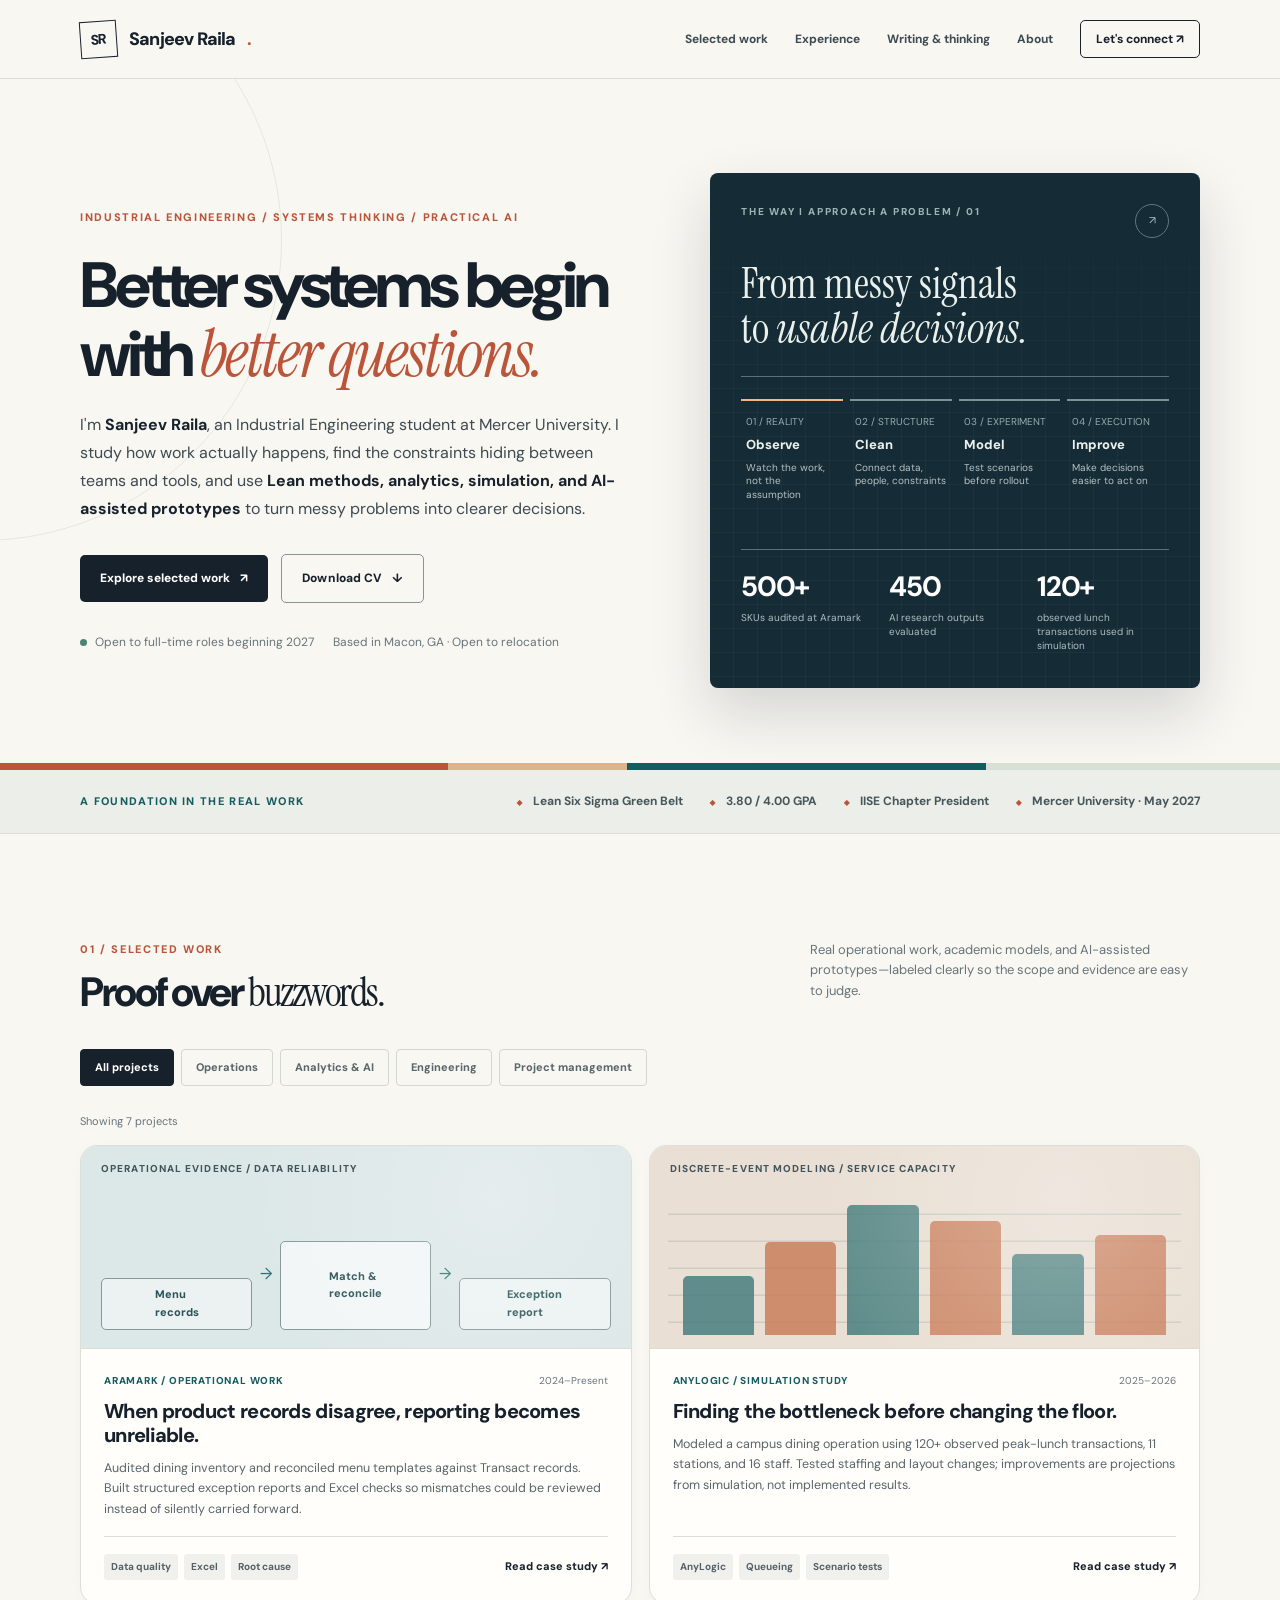
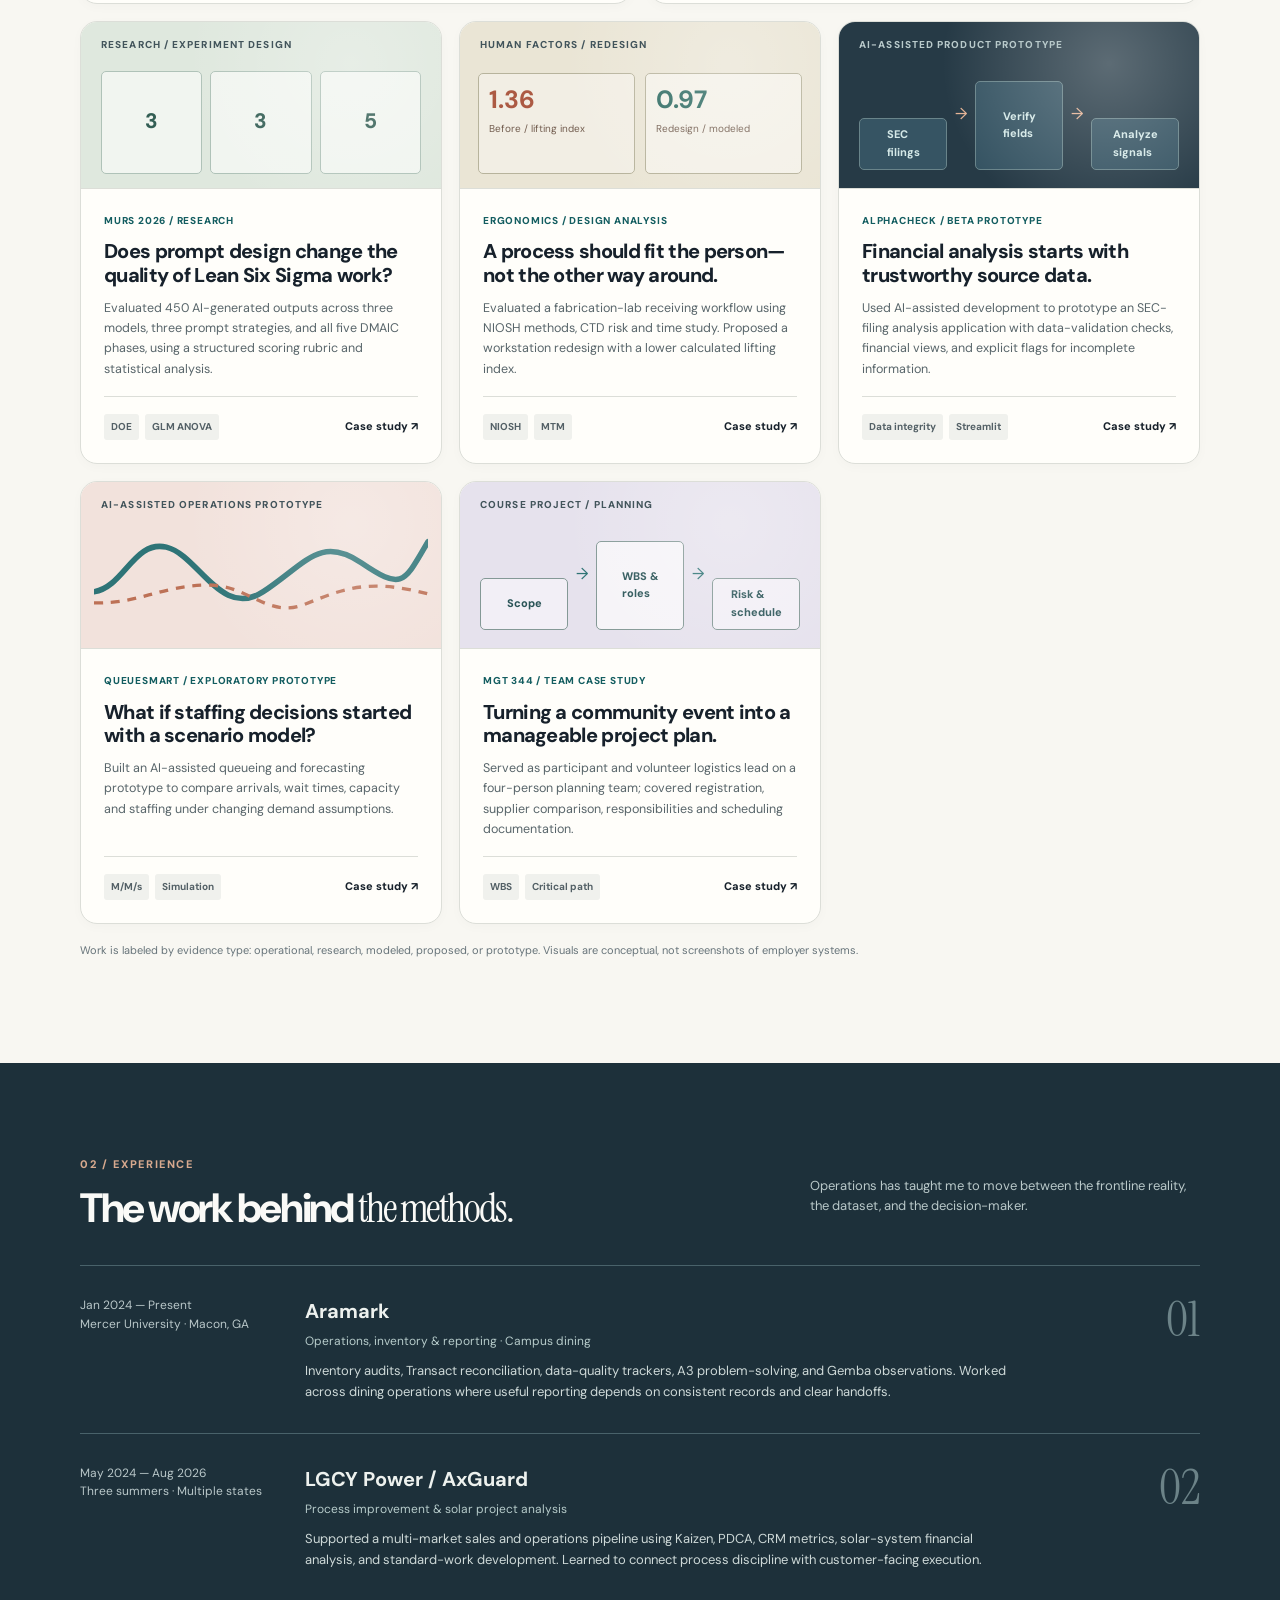
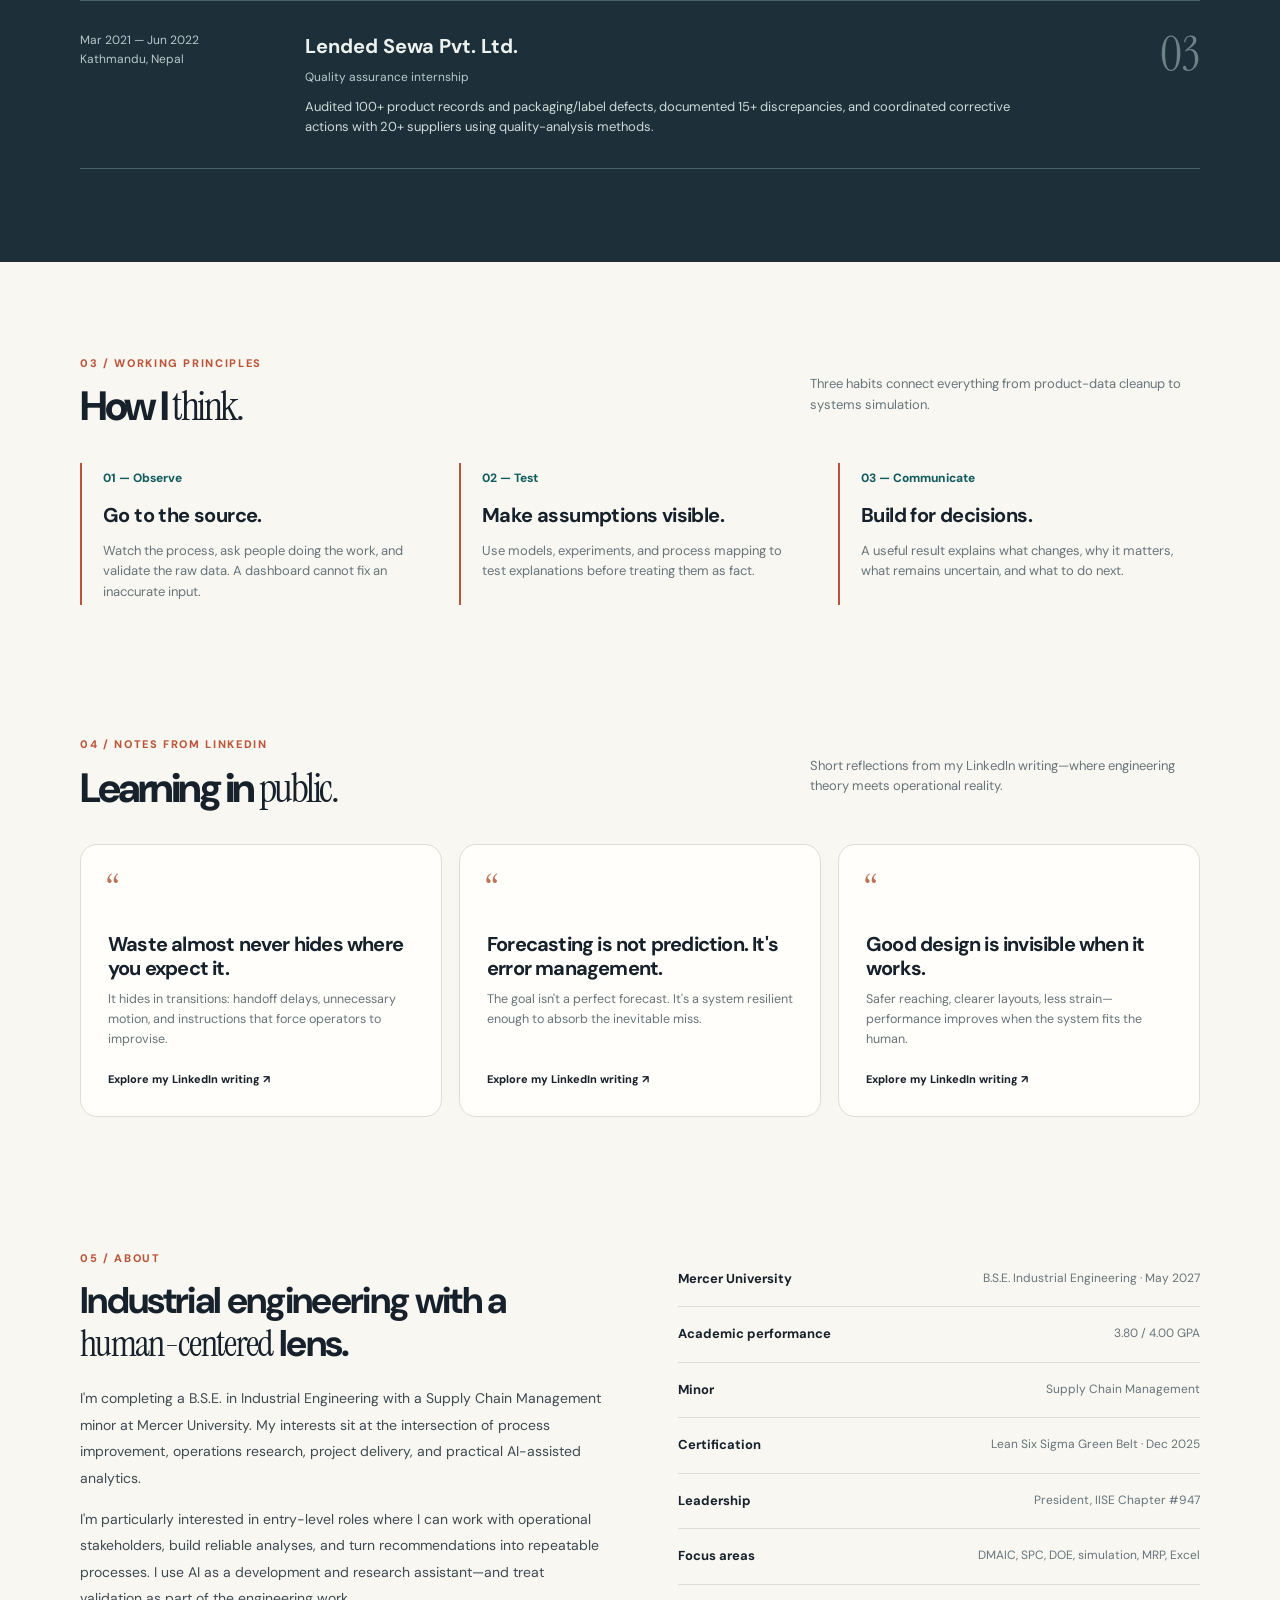
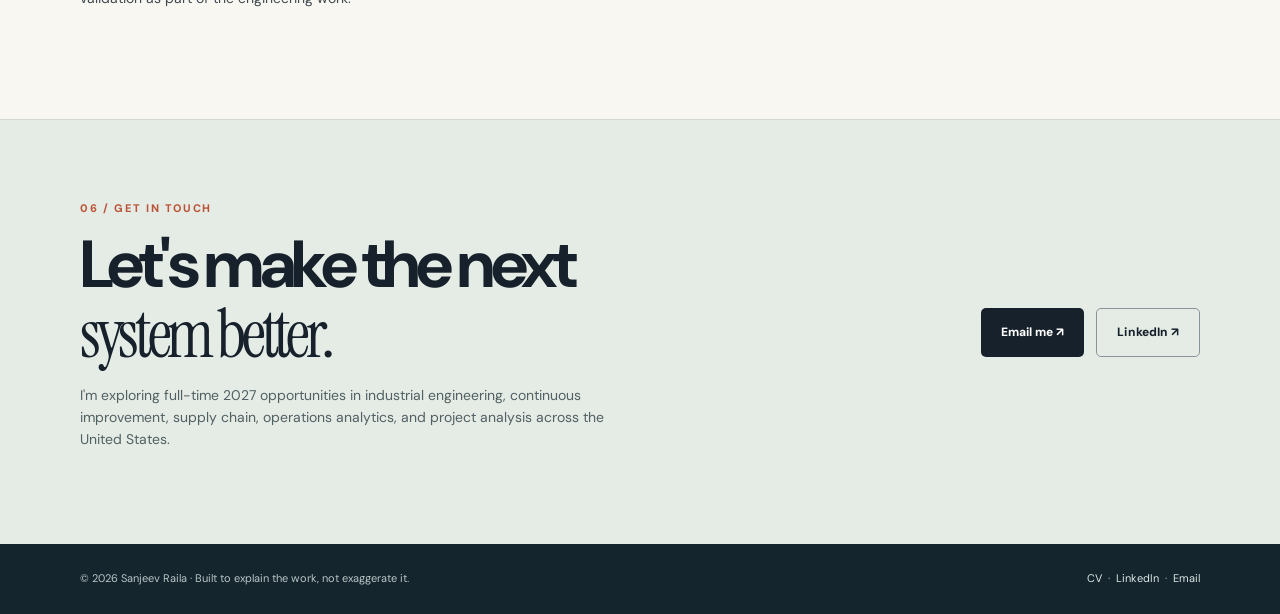
<file: index.html>
<!doctype html>
<html lang="en"><head><meta charset="utf-8"><meta name="viewport" content="width=device-width, initial-scale=1"><meta name="theme-color" content="#f8f7f2"><meta name="description" content="Sanjeev Raila — Industrial Engineering student at Mercer University, Lean Six Sigma Green Belt, and operations/AI-assisted analytics practitioner. Explore selected work in data quality, simulation, research, and process improvement."><title>Sanjeev Raila | Industrial Engineering, Operations & Analytics</title><link rel="icon" type="image/svg+xml" href="favicon.svg"><link rel="stylesheet" href="styles.css"><script defer src="script.js"></script></head>
<body><a class="skip" href="#main">Skip to content</a>
<header class="site-header"><div class="container nav-inner"><a class="brand" href="#home" aria-label="Sanjeev Raila, home"><span class="monogram">SR</span>Sanjeev Raila<span style="color:#bb5539">.</span></a><button class="menu-button" type="button" data-menu aria-expanded="false" aria-controls="primary-navigation">Menu</button><nav aria-label="Primary"><ul class="nav-links" id="primary-navigation" data-nav><li><a href="#work">Selected work</a></li><li><a href="#experience">Experience</a></li><li><a href="#thinking">Writing &amp; thinking</a></li><li><a href="#about">About</a></li><li><a class="nav-contact" href="#contact">Let's connect ↗</a></li></ul></nav></div></header>
<main id="main">
<section class="hero" id="home"><div class="container hero-grid"><div><div class="eyebrow">Industrial Engineering / Systems Thinking / Practical AI</div><h1 class="hero-title">Better systems begin with <span class="serif">better questions.</span></h1><p class="hero-copy">I'm <strong>Sanjeev Raila</strong>, an Industrial Engineering student at Mercer University. I study how work actually happens, find the constraints hiding between teams and tools, and use <strong>Lean methods, analytics, simulation, and AI-assisted prototypes</strong> to turn messy problems into clearer decisions.</p><div class="hero-actions"><a class="button button-dark" href="#work">Explore selected work <span aria-hidden="true">↗</span></a><a class="button button-outline" href="Sanjeev_Raila_CV.pdf" download>Download CV <span aria-hidden="true">↓</span></a></div><div class="hero-foot"><span><i aria-hidden="true"></i> Open to full-time roles beginning 2027</span><span>Based in Macon, GA · Open to relocation</span></div></div>
<div class="system-board" role="img" aria-label="A conceptual systems-improvement board showing Observe, Structure, Test, and Improve, with verified scope metrics from Sanjeev's work"><div class="board-top"><span class="board-kicker">The way I approach a problem / 01</span><span class="board-stamp">↗</span></div><div class="board-title">From messy signals<br>to <em>usable decisions.</em></div><div class="board-process"><div class="flow-node"><div class="flow-step">01 / REALITY</div><div class="flow-label">Observe</div><div class="flow-desc">Watch the work, not the assumption</div></div><div class="flow-node"><div class="flow-step">02 / STRUCTURE</div><div class="flow-label">Clean</div><div class="flow-desc">Connect data, people, constraints</div></div><div class="flow-node"><div class="flow-step">03 / EXPERIMENT</div><div class="flow-label">Model</div><div class="flow-desc">Test scenarios before rollout</div></div><div class="flow-node"><div class="flow-step">04 / EXECUTION</div><div class="flow-label">Improve</div><div class="flow-desc">Make decisions easier to act on</div></div></div><div class="board-bottom"><div class="board-metric"><strong>500+</strong><span>SKUs audited at Aramark</span></div><div class="board-metric"><strong>450</strong><span>AI research outputs evaluated</span></div><div class="board-metric"><strong>120+</strong><span>observed lunch transactions used in simulation</span></div></div></div></div></section>
<div class="stripe" aria-hidden="true"></div><div class="proof-strip"><div class="container proof-grid"><span class="proof-label">A foundation in the real work</span><div class="proof-items"><span>Lean Six Sigma Green Belt</span><span>3.80 / 4.00 GPA</span><span>IISE Chapter President</span><span>Mercer University · May 2027</span></div></div></div>
<section class="section" id="work"><div class="container"><div class="section-head"><div><div class="eyebrow">01 / Selected work</div><h2 class="section-title">Proof over <span class="serif">buzzwords.</span></h2></div><p class="section-intro">Real operational work, academic models, and AI-assisted prototypes—labeled clearly so the scope and evidence are easy to judge.</p></div><div class="project-filters" role="group" aria-label="Filter projects"><button class="filter" type="button" data-filter="all" aria-pressed="true">All projects</button><button class="filter" type="button" data-filter="operations" aria-pressed="false">Operations</button><button class="filter" type="button" data-filter="analytics" aria-pressed="false">Analytics &amp; AI</button><button class="filter" type="button" data-filter="engineering" aria-pressed="false">Engineering</button><button class="filter" type="button" data-filter="management" aria-pressed="false">Project management</button></div><span class="tiny muted" aria-live="polite" data-project-count>Showing 7 projects</span>
<div class="work-grid" style="margin-top:12px">
<article class="project-card feature" data-categories="operations analytics"><div class="card-art blue"><div class="art-label">Operational evidence / data reliability</div><div class="art-diagram"><div class="art-step">Menu<br>records</div><div class="art-arrow">→</div><div class="art-step alt">Match &amp;<br>reconcile</div><div class="art-arrow">→</div><div class="art-step">Exception<br>report</div></div></div><div class="card-body"><div class="card-topline"><span class="kind">Aramark / operational work</span><span class="period">2024–Present</span></div><h3>When product records disagree, reporting becomes unreliable.</h3><p>Audited dining inventory and reconciled menu templates against Transact records. Built structured exception reports and Excel checks so mismatches could be reviewed instead of silently carried forward.</p><div class="card-foot"><div class="tags"><span>Data quality</span><span>Excel</span><span>Root cause</span></div><a class="text-link" href="aramark-data-integrity.html">Read case study ↗</a></div></div></article>
<article class="project-card feature" data-categories="operations engineering analytics"><div class="card-art orange"><div class="art-label">Discrete-event modeling / service capacity</div><div class="art-graph"><div class="art-grid"></div><div class="art-bars"><span style="height:40%"></span><span style="height:63%"></span><span style="height:88%"></span><span style="height:77%"></span><span style="height:55%"></span><span style="height:68%"></span></div></div></div><div class="card-body"><div class="card-topline"><span class="kind">AnyLogic / simulation study</span><span class="period">2025–2026</span></div><h3>Finding the bottleneck before changing the floor.</h3><p>Modeled a campus dining operation using 120+ observed peak-lunch transactions, 11 stations, and 16 staff. Tested staffing and layout changes; improvements are projections from simulation, not implemented results.</p><div class="card-foot"><div class="tags"><span>AnyLogic</span><span>Queueing</span><span>Scenario tests</span></div><a class="text-link" href="dining-simulation.html">Read case study ↗</a></div></div></article>
<article class="project-card" data-categories="analytics engineering"><div class="card-art green"><div class="art-label">Research / experiment design</div><div class="art-tiles"><span>3</span><span>3</span><span>5</span></div></div><div class="card-body"><div class="card-topline"><span class="kind">MURS 2026 / research</span></div><h3>Does prompt design change the quality of Lean Six Sigma work?</h3><p>Evaluated 450 AI-generated outputs across three models, three prompt strategies, and all five DMAIC phases, using a structured scoring rubric and statistical analysis.</p><div class="card-foot"><div class="tags"><span>DOE</span><span>GLM ANOVA</span></div><a class="text-link" href="ai-dmaic-research.html">Case study ↗</a></div></div></article>
<article class="project-card" data-categories="engineering operations"><div class="card-art sand"><div class="art-label">Human factors / redesign</div><div class="art-mini-grid" style="color:#2a5355"><div style="border-color:#b7b39c;background:rgba(255,255,255,.35)"><strong style="color:#ac5a43">1.36</strong><span style="color:#725d4f">Before / lifting index</span></div><div style="border-color:#b7b39c;background:rgba(255,255,255,.45)"><strong style="color:#2d6a61">0.97</strong><span style="color:#725d4f">Redesign / modeled</span></div></div></div><div class="card-body"><div class="card-topline"><span class="kind">Ergonomics / design analysis</span></div><h3>A process should fit the person—not the other way around.</h3><p>Evaluated a fabrication-lab receiving workflow using NIOSH methods, CTD risk and time study. Proposed a workstation redesign with a lower calculated lifting index.</p><div class="card-foot"><div class="tags"><span>NIOSH</span><span>MTM</span></div><a class="text-link" href="ergonomic-redesign.html">Case study ↗</a></div></div></article>
<article class="project-card" data-categories="analytics"><div class="card-art ink"><div class="art-label">AI-assisted product prototype</div><div class="art-diagram"><div class="art-step" style="color:#d4e8e7;background:#365463;border-color:#69848a">SEC<br>filings</div><div class="art-arrow" style="color:#e5b395">→</div><div class="art-step alt" style="color:#d4e8e7;background:#365463;border-color:#69848a">Verify<br>fields</div><div class="art-arrow" style="color:#e5b395">→</div><div class="art-step" style="color:#d4e8e7;background:#365463;border-color:#69848a">Analyze<br>signals</div></div></div><div class="card-body"><div class="card-topline"><span class="kind">AlphaCheck / beta prototype</span></div><h3>Financial analysis starts with trustworthy source data.</h3><p>Used AI-assisted development to prototype an SEC-filing analysis application with data-validation checks, financial views, and explicit flags for incomplete information.</p><div class="card-foot"><div class="tags"><span>Data integrity</span><span>Streamlit</span></div><a class="text-link" href="alphacheck.html">Case study ↗</a></div></div></article>
<article class="project-card" data-categories="analytics engineering"><div class="card-art peach"><div class="art-label">AI-assisted operations prototype</div><div class="art-wave"><svg viewBox="0 0 300 100" fill="none" xmlns="http://www.w3.org/2000/svg" aria-hidden="true"><path d="M0 65C27 61 36 18 65 25S114 90 152 65 203 14 240 39 278 58 300 20" stroke="#2e7477" stroke-width="5" stroke-linecap="round"/><path d="M0 75C40 76 60 60 100 59S155 90 190 76 247 53 300 67" stroke="#bd7156" stroke-width="3" stroke-dasharray="8 7"/></svg></div></div><div class="card-body"><div class="card-topline"><span class="kind">QueueSmart / exploratory prototype</span></div><h3>What if staffing decisions started with a scenario model?</h3><p>Built an AI-assisted queueing and forecasting prototype to compare arrivals, wait times, capacity and staffing under changing demand assumptions.</p><div class="card-foot"><div class="tags"><span>M/M/s</span><span>Simulation</span></div><a class="text-link" href="queuesmart.html">Case study ↗</a></div></div></article>
<article class="project-card" data-categories="management operations"><div class="card-art purple"><div class="art-label">Course project / planning</div><div class="art-diagram"><div class="art-step">Scope</div><div class="art-arrow">→</div><div class="art-step alt">WBS &amp;<br>roles</div><div class="art-arrow">→</div><div class="art-step">Risk &amp;<br>schedule</div></div></div><div class="card-body"><div class="card-topline"><span class="kind">MGT 344 / team case study</span></div><h3>Turning a community event into a manageable project plan.</h3><p>Served as participant and volunteer logistics lead on a four-person planning team; covered registration, supplier comparison, responsibilities and scheduling documentation.</p><div class="card-foot"><div class="tags"><span>WBS</span><span>Critical path</span></div><a class="text-link" href="project-management.html">Case study ↗</a></div></div></article>
</div><p class="asterisk">Work is labeled by evidence type: operational, research, modeled, proposed, or prototype. Visuals are conceptual, not screenshots of employer systems.</p></div></section>
<section class="section dark-section" id="experience"><div class="container"><div class="section-head"><div><div class="eyebrow">02 / Experience</div><h2 class="section-title">The work behind <span class="serif">the methods.</span></h2></div><p class="section-intro">Operations has taught me to move between the frontline reality, the dataset, and the decision-maker.</p></div><div class="exp-stack"><div class="exp-row"><div class="exp-time">Jan 2024 — Present<br>Mercer University · Macon, GA</div><div class="exp-content"><h3>Aramark</h3><div class="role">Operations, inventory &amp; reporting · Campus dining</div><p>Inventory audits, Transact reconciliation, data-quality trackers, A3 problem-solving, and Gemba observations. Worked across dining operations where useful reporting depends on consistent records and clear handoffs.</p></div><div class="exp-index">01</div></div><div class="exp-row"><div class="exp-time">May 2024 — Aug 2026<br>Three summers · Multiple states</div><div class="exp-content"><h3>LGCY Power / AxGuard</h3><div class="role">Process improvement &amp; solar project analysis</div><p>Supported a multi-market sales and operations pipeline using Kaizen, PDCA, CRM metrics, solar-system financial analysis, and standard-work development. Learned to connect process discipline with customer-facing execution.</p></div><div class="exp-index">02</div></div><div class="exp-row"><div class="exp-time">Mar 2021 — Jun 2022<br>Kathmandu, Nepal</div><div class="exp-content"><h3>Lended Sewa Pvt. Ltd.</h3><div class="role">Quality assurance internship</div><p>Audited 100+ product records and packaging/label defects, documented 15+ discrepancies, and coordinated corrective actions with 20+ suppliers using quality-analysis methods.</p></div><div class="exp-index">03</div></div></div></div></section>
<section class="section" id="method"><div class="container"><div class="section-head"><div><div class="eyebrow">03 / Working principles</div><h2 class="section-title">How I <span class="serif">think.</span></h2></div><p class="section-intro">Three habits connect everything from product-data cleanup to systems simulation.</p></div><div class="approach-grid"><div class="approach-item"><span class="approach-index">01 — Observe</span><h3>Go to the source.</h3><p>Watch the process, ask people doing the work, and validate the raw data. A dashboard cannot fix an inaccurate input.</p></div><div class="approach-item"><span class="approach-index">02 — Test</span><h3>Make assumptions visible.</h3><p>Use models, experiments, and process mapping to test explanations before treating them as fact.</p></div><div class="approach-item"><span class="approach-index">03 — Communicate</span><h3>Build for decisions.</h3><p>A useful result explains what changes, why it matters, what remains uncertain, and what to do next.</p></div></div></div></section>
<section class="section" id="thinking" style="padding-top:38px"><div class="container"><div class="section-head"><div><div class="eyebrow">04 / Notes from LinkedIn</div><h2 class="section-title">Learning in <span class="serif">public.</span></h2></div><p class="section-intro">Short reflections from my LinkedIn writing—where engineering theory meets operational reality.</p></div><div class="notes-grid"><article class="note"><div class="note-num">“</div><h3>Waste almost never hides where you expect it.</h3><p>It hides in transitions: handoff delays, unnecessary motion, and instructions that force operators to improvise.</p><a class="text-link" href="https://www.linkedin.com/in/sanjeev-raila/" target="_blank" rel="noopener noreferrer">Explore my LinkedIn writing ↗</a></article><article class="note"><div class="note-num">“</div><h3>Forecasting is not prediction. It's error management.</h3><p>The goal isn't a perfect forecast. It's a system resilient enough to absorb the inevitable miss.</p><a class="text-link" href="https://www.linkedin.com/in/sanjeev-raila/" target="_blank" rel="noopener noreferrer">Explore my LinkedIn writing ↗</a></article><article class="note"><div class="note-num">“</div><h3>Good design is invisible when it works.</h3><p>Safer reaching, clearer layouts, less strain—performance improves when the system fits the human.</p><a class="text-link" href="https://www.linkedin.com/in/sanjeev-raila/" target="_blank" rel="noopener noreferrer">Explore my LinkedIn writing ↗</a></article></div></div></section>
<section class="section" id="about" style="padding-top:40px"><div class="container about-grid"><div><div class="eyebrow">05 / About</div><h2 class="about-title">Industrial engineering with a <span class="serif">human-centered</span> lens.</h2><p class="about-copy">I'm completing a B.S.E. in Industrial Engineering with a Supply Chain Management minor at Mercer University. My interests sit at the intersection of process improvement, operations research, project delivery, and practical AI-assisted analytics.</p><p class="about-copy">I'm particularly interested in entry-level roles where I can work with operational stakeholders, build reliable analyses, and turn recommendations into repeatable processes. I use AI as a development and research assistant—and treat validation as part of the engineering work.</p></div><div><ul class="credential-list"><li><strong>Mercer University</strong><span>B.S.E. Industrial Engineering · May 2027</span></li><li><strong>Academic performance</strong><span>3.80 / 4.00 GPA</span></li><li><strong>Minor</strong><span>Supply Chain Management</span></li><li><strong>Certification</strong><span>Lean Six Sigma Green Belt · Dec 2025</span></li><li><strong>Leadership</strong><span>President, IISE Chapter #947</span></li><li><strong>Focus areas</strong><span>DMAIC, SPC, DOE, simulation, MRP, Excel</span></li></ul></div></div></section>
<section class="contact-section" id="contact"><div class="container contact-grid"><div><div class="eyebrow">06 / Get in touch</div><h2 class="contact-title">Let's make the next<br><span class="serif">system better.</span></h2><p class="contact-copy">I'm exploring full-time 2027 opportunities in industrial engineering, continuous improvement, supply chain, operations analytics, and project analysis across the United States.</p></div><div class="contact-actions"><a class="button button-dark" href="mailto:sanjeevraila92@gmail.com?subject=Opportunity%20to%20connect%20%E2%80%94%20Sanjeev%20Raila">Email me ↗</a><a class="button button-outline" href="https://www.linkedin.com/in/sanjeev-raila/" target="_blank" rel="noopener noreferrer">LinkedIn ↗</a></div></div></section>
</main><footer class="site-footer"><div class="container footer-inner"><span>© <span data-year>2026</span> Sanjeev Raila · Built to explain the work, not exaggerate it.</span><span><a href="Sanjeev_Raila_CV.pdf">CV</a> &nbsp;·&nbsp; <a href="https://www.linkedin.com/in/sanjeev-raila/">LinkedIn</a> &nbsp;·&nbsp; <a href="mailto:sanjeevraila92@gmail.com">Email</a></span></div></footer></body></html>
</file>
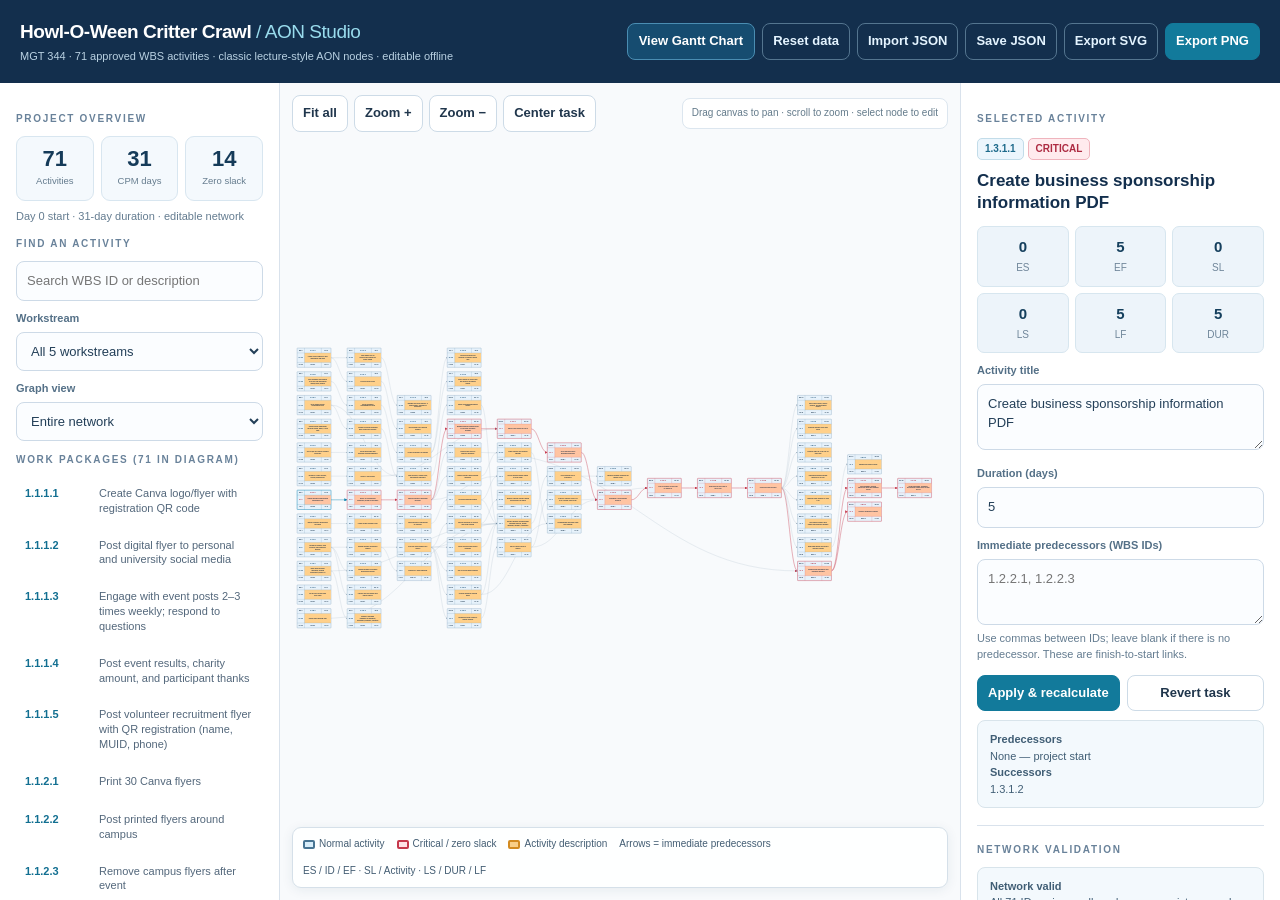
<file: howl-o-ween/index.html>
<!doctype html>
<html lang="en">
<head>
<meta charset="utf-8">
<meta name="viewport" content="width=device-width,initial-scale=1">
<title>Howl-O-Ween Critter Crawl | Interactive AON Network</title>
<style>
:root{--navy:#132f4d;--navy2:#254867;--blue:#167b9b;--ink:#20364c;--muted:#60778a;--line:#d9e2ec;--panel:#fff;--bg:#eef3f8;--canvas:#f8fafc;--alert:#c6384c;--orange:#f3b35d;--mint:#168b73}
*{box-sizing:border-box}
body{margin:0;background:var(--bg);color:var(--ink);font:13px/1.45 Inter,Arial,Helvetica,sans-serif}
button,input,textarea,select{font:inherit}
button{cursor:pointer;background:#fff;border:1px solid #cddbe7;border-radius:8px;padding:8px 10px;color:var(--ink);font-weight:700;white-space:nowrap}
button:hover{background:#eaf3fc;border-color:#8fb6d3}
button.primary{color:#fff;background:#127a9b;border-color:#127a9b}
button.primary:hover{background:#086582}
button.ghost{background:transparent;color:#e4f4ff;border-color:#54758f}
button.ghost:hover{background:#284c68}
.topbar{background:var(--navy);padding:14px 20px;color:#fff;display:flex;justify-content:space-between;align-items:center;gap:18px;min-height:83px}
h1{margin:0;font-size:19px;letter-spacing:-.45px}
.subtitle{font-size:11px;color:#b9d1e2;margin-top:4px}
.head-actions{display:flex;gap:7px;flex-wrap:wrap;justify-content:flex-end}
.layout{display:grid;grid-template-columns:280px minmax(0,1fr) 320px;height:calc(100dvh - 83px);min-height:540px}
.left,.right{background:#fff;overflow-y:auto;padding:17px 16px}
.left{border-right:1px solid var(--line)}.right{border-left:1px solid var(--line)}
.kicker{font-size:10px;letter-spacing:1.7px;font-weight:850;color:#69829a;text-transform:uppercase;margin:12px 0 9px}
.metrics{display:grid;grid-template-columns:repeat(3,minmax(0,1fr));gap:7px;margin:5px 0 8px}
.metric{border:1px solid #d8e6f0;background:#f4f9fd;border-radius:9px;padding:10px 5px;text-align:center;min-width:0}
.metric strong{font-size:22px;color:#153b59;display:block;line-height:1.13}
.metric span{font-size:9.5px;color:#657c8e}
.search,input,textarea,select{width:100%;border:1px solid #cddae7;border-radius:8px;background:#fbfdff;padding:10px;outline:none;color:#233f58}
input:focus,textarea:focus,select:focus{border-color:#288dac;box-shadow:0 0 0 2px #d5edf5}
label{font-size:11px;color:#547087;font-weight:750;display:block;margin:10px 0 5px}
.small{font-size:11px;color:#647c90}.worklist{margin-top:8px;display:flex;flex-direction:column;gap:4px}
.work{width:100%;text-align:left;display:flex;align-items:flex-start;gap:9px;border:1px solid transparent;background:transparent;white-space:normal;padding:8px;border-radius:7px;font-weight:500}
.work:hover,.work.active{background:#eaf3fc;border-color:#a8c7e3}
.work b{font-size:11px;color:#126f91;min-width:65px}
.work em{font-style:normal;font-size:11px;line-height:1.35;color:#53677b}
.work.crit b{color:#c6384c}
.canvas{position:relative;overflow:hidden;background-color:var(--canvas);background-image:radial-gradient(#dce6f0 0.65px,transparent 0.65px);background-size:16px 16px}
.canvas-header{position:absolute;z-index:2;left:12px;top:12px;right:12px;display:flex;gap:6px;align-items:center;pointer-events:none;flex-wrap:wrap}
.canvas-header>*{pointer-events:auto}
.canvas-header select{width:auto;max-width:155px;background:white}
.note-mini{margin-left:auto;background:#fff;color:#647b8b;border:1px solid #dce6ef;padding:7px 9px;border-radius:8px;font-size:10px;white-space:nowrap}
.graph-wrap{height:100%;width:100%;cursor:grab;touch-action:none}.graph-wrap.is-dragging{cursor:grabbing}
svg#network{height:100%;width:100%;display:block;touch-action:none}
.legend{position:absolute;bottom:12px;left:12px;right:12px;display:flex;flex-wrap:wrap;gap:12px;width:max-content;max-width:calc(100% - 24px);padding:9px 10px;background:#ffffffed;border:1px solid #d5e0e9;border-radius:9px;color:#435d73;font-size:10px;z-index:1;box-shadow:0 2px 12px #1c405614}
.legend i{display:inline-block;vertical-align:middle;margin-right:4px;width:12px;height:9px;border:2px solid #477493;border-radius:2px;background:#d7edfa}
.legend i.red{border-color:#c6384c;background:#ffe1e6}
.legend i.orange{border-color:#d38b21;background:#f9cf88}
.info{padding:10px 12px;border:1px solid #d8e4eb;background:#f3f9fd;border-radius:8px;color:#405e75;font-size:11px;margin:9px 0;line-height:1.5}
.info.warn{background:#fff6e8;border-color:#edc791;color:#7a5621}
.err{padding:9px;border:1px solid #f0b2b9;background:#fff0f2;border-radius:8px;color:#982a40;margin:8px 0;font-size:11px}
.pill{display:inline-block;background:#ecf6fd;color:#1d6a8b;border:1px solid #c2dce9;border-radius:5px;padding:3px 7px;font-size:10px;font-weight:800;margin:2px 4px 2px 0}
.pill.critical{background:#ffebee;color:#ad2b42;border-color:#efb4bd}
.inspecttitle{font-size:17px;line-height:1.3;font-weight:800;color:var(--navy);margin:8px 0 12px}
.inspector-grid{display:grid;grid-template-columns:repeat(3,1fr);gap:6px;margin:10px 0}
.inspector-grid div{background:#edf4fa;border:1px solid #d7e6ef;border-radius:7px;padding:9px 2px;text-align:center}
.inspector-grid b{font-size:15px;display:block;color:#153f5d}
.inspector-grid small{font-size:10px;color:#70869a}
textarea{resize:vertical;min-height:66px}
.formrow{display:flex;gap:7px;margin-top:12px}.formrow>*{flex:1}
hr{border:0;border-top:1px solid var(--line);margin:17px 0}
#filePick{display:none}
@media(max-width:1180px){.layout{grid-template-columns:245px minmax(0,1fr) 275px}.topbar{padding:13px}}
@media(max-width:850px){.layout{height:auto;display:flex;flex-direction:column}.canvas{height:65vh;min-height:490px;order:0}.left{order:1;max-height:340px;border:0;border-top:1px solid var(--line)}.right{order:2;max-height:650px;border:0;border-top:1px solid var(--line)}.topbar{flex-wrap:wrap}.head-actions{justify-content:start}.note-mini{display:none}}
</style>
</head>
<body>
<header class="topbar"><div><h1>Howl-O-Ween Critter Crawl <span style="color:#99dced;font-weight:500"> / AON Studio</span></h1><div class="subtitle">MGT 344 · 71 approved WBS activities · classic lecture-style AON nodes · editable offline</div></div>
<div class="head-actions"><a href="gantt.html" class="ghost" style="text-decoration:none;display:inline-flex;align-items:center;background:#164c70;color:white;border:1px solid #4a8db2;padding:8px 11px;border-radius:8px;font-weight:700">View Gantt Chart</a><button class="ghost" id="reset">Reset data</button><button class="ghost" id="import">Import JSON</button><input id="filePick" type="file" accept="application/json,.json"><button class="ghost" id="exportJSON">Save JSON</button><button class="ghost" id="exportSVG">Export SVG</button><button class="primary" id="exportPNG">Export PNG</button></div></header>
<div class="layout">
<aside class="left"><div class="kicker">Project overview</div><div class="metrics"><div class="metric"><strong id="numPackages">71</strong><span>Activities</span></div><div class="metric"><strong id="days">31</strong><span>CPM days</span></div><div class="metric"><strong id="critCount">14</strong><span>Zero slack</span></div></div>
<div id="networkInfo" class="small">Duration-only CPM · finish-to-start relationships</div>
<div class="kicker">Find an activity</div><input id="search" placeholder="Search WBS ID or description" aria-label="Search work packages">
<label for="stream">Workstream</label><select id="stream"><option value="all">All 5 workstreams</option></select>
<label for="graphMode">Graph view</label><select id="graphMode"><option value="all">Entire network</option><option value="critical">Critical activities and arrows</option><option value="nearby">Selected activity + neighbors</option><option value="stream">Workstream + linked activities</option></select>
<div class="kicker">Work packages <span id="shown"></span></div><div id="tasksList" class="worklist"></div></aside>
<main class="canvas"><div class="canvas-header"><button id="fit">Fit all</button><button id="zoomIn">Zoom +</button><button id="zoomOut">Zoom −</button><button id="center">Center task</button><span class="note-mini">Drag canvas to pan · scroll to zoom · select node to edit</span></div>
<div id="graphWrap" class="graph-wrap"><svg id="network" xmlns="http://www.w3.org/2000/svg" viewBox="0 0 1200 800" role="img" aria-label="Activity on Node network for 71 project work packages">
<defs><marker id="arr" markerWidth="7" markerHeight="7" refX="9" refY="5" viewBox="0 0 10 10" orient="auto"><path d="M0 0 L10 5 L0 10 Z" fill="#7890a7"/></marker><marker id="arrCrit" markerWidth="7" markerHeight="7" refX="9" refY="5" viewBox="0 0 10 10" orient="auto"><path d="M0 0 L10 5 L0 10 Z" fill="#c6384c"/></marker><marker id="arrSel" markerWidth="7" markerHeight="7" refX="9" refY="5" viewBox="0 0 10 10" orient="auto"><path d="M0 0 L10 5 L0 10 Z" fill="#1686b0"/></marker></defs><g id="draw"></g></svg></div>
<div class="legend"><span><i></i>Normal activity</span><span><i class="red"></i>Critical / zero slack</span><span><i class="orange"></i>Activity description</span><span>Arrows = immediate predecessors</span><span>ES / ID / EF · SL / Activity · LS / DUR / LF</span></div>
</main>
<aside class="right"><div class="kicker">Selected activity</div><div id="inspector"><div class="info">Select any AON node or click its WBS ID on the left to inspect and revise its duration or predecessor links.</div></div><hr><div class="kicker">Network validation</div><div id="validation"></div><hr><div class="kicker">Lecture-based calculation</div><div class="info"><strong>Forward:</strong> ES = max predecessor EF; EF = ES + duration.<br><strong>Backward:</strong> LF = min successor LS; LS = LF − duration.<br><strong>Slack:</strong> SL = LS − ES. Zero slack marks critical activities.<br><br>Only durations and dependencies are considered. Calendar deadlines and specific clock times are <strong>not</strong> imposed.</div><div class="small">Your edits remain in the page until you export JSON. Import that JSON to reopen them in the same webpage.</div></aside>
</div>
<script id="sourceJSON" type="application/json">{"project": "Howl-O-Ween Critter Crawl", "tasks": [{"id": "1.1.1.1", "title": "Create Canva logo/flyer with registration QR code", "group": "Marketing", "section": "Social media marketing", "duration": 2.0, "preds": [], "updated": false, "reason": ""}, {"id": "1.1.1.2", "title": "Post digital flyer to personal and university social media", "group": "Marketing", "section": "Social media marketing", "duration": 2.0, "preds": ["1.1.1.1"], "updated": false, "reason": ""}, {"id": "1.1.1.3", "title": "Engage with event posts 2–3 times weekly; respond to questions", "group": "Marketing", "section": "Social media marketing", "duration": 5.0, "preds": ["1.1.1.2"], "updated": false, "reason": ""}, {"id": "1.1.1.4", "title": "Post event results, charity amount, and participant thanks", "group": "Marketing", "section": "Social media marketing", "duration": 1.0, "preds": ["1.4.6.6"], "updated": false, "reason": ""}, {"id": "1.1.1.5", "title": "Post volunteer recruitment flyer with QR registration (name, MUID, phone)", "group": "Marketing", "section": "Social media marketing", "duration": 1.0, "preds": [], "updated": false, "reason": ""}, {"id": "1.1.2.1", "title": "Print 30 Canva flyers", "group": "Marketing", "section": "Flyers / printed materials", "duration": 1.0, "preds": ["1.1.1.1"], "updated": false, "reason": ""}, {"id": "1.1.2.2", "title": "Post printed flyers around campus", "group": "Marketing", "section": "Flyers / printed materials", "duration": 1.0, "preds": ["1.1.2.1"], "updated": false, "reason": ""}, {"id": "1.1.2.3", "title": "Remove campus flyers after event", "group": "Marketing", "section": "Flyers / printed materials", "duration": 1.0, "preds": ["1.4.6.6"], "updated": false, "reason": ""}, {"id": "1.1.3.1", "title": "Draft animal-shelter participation PDF", "group": "Marketing", "section": "Animal shelter partnership", "duration": 7.0, "preds": [], "updated": false, "reason": ""}, {"id": "1.1.3.2", "title": "Arrange in-person meetings with at least two shelters", "group": "Marketing", "section": "Animal shelter partnership", "duration": 3.0, "preds": ["1.1.3.1"], "updated": false, "reason": ""}, {"id": "1.1.3.3", "title": "Meet shelters, present PDF, and answer questions", "group": "Marketing", "section": "Animal shelter partnership", "duration": 2.0, "preds": ["1.1.3.1", "1.1.3.2"], "updated": false, "reason": ""}, {"id": "1.1.3.4", "title": "Select a participating animal shelter", "group": "Marketing", "section": "Animal shelter partnership", "duration": 2.0, "preds": ["1.1.3.3"], "updated": false, "reason": ""}, {"id": "1.1.4.1", "title": "Draft category-specific thank-you notes with amount raised", "group": "Marketing", "section": "Thank-you notes", "duration": 2.0, "preds": ["1.5.2.2"], "updated": true, "reason": "Thank-you text must use compiled final donation total"}, {"id": "1.1.4.2", "title": "Send participant, volunteer, and sponsor thank-yous by Mon Oct 26", "group": "Marketing", "section": "Thank-you notes", "duration": 1.0, "preds": ["1.1.4.1"], "updated": true, "reason": "Hard deadline: Mon Oct 26; follow-up needed because post-event duration may make deadline infeasible"}, {"id": "1.2.1.1", "title": "Create runner registration form/QR (name, MUID, T-shirt size)", "group": "Participant / Volunteer Logistics", "section": "Registration system", "duration": 1.0, "preds": [], "updated": false, "reason": ""}, {"id": "1.2.1.2", "title": "Set up $10-per-runner payment collection", "group": "Participant / Volunteer Logistics", "section": "Registration system", "duration": 2.0, "preds": [], "updated": false, "reason": ""}, {"id": "1.2.1.3", "title": "Create participant and volunteer tracking database", "group": "Participant / Volunteer Logistics", "section": "Registration system", "duration": 1.0, "preds": ["1.2.1.2"], "updated": false, "reason": ""}, {"id": "1.2.2.1", "title": "Design sponsor-branded event T-shirt after sponsors finalized", "group": "Participant / Volunteer Logistics", "section": "T-shirt ordering", "duration": 5.0, "preds": ["1.3.1.3"], "updated": false, "reason": ""}, {"id": "1.2.2.2", "title": "Research T-shirt printers, pricing, and delivery", "group": "Participant / Volunteer Logistics", "section": "T-shirt ordering", "duration": 3.0, "preds": [], "updated": false, "reason": ""}, {"id": "1.2.2.3", "title": "Select T-shirt printer", "group": "Participant / Volunteer Logistics", "section": "T-shirt ordering", "duration": 1.0, "preds": ["1.2.2.2"], "updated": false, "reason": ""}, {"id": "1.2.2.4", "title": "Place T-shirt orders by Oct 6", "group": "Participant / Volunteer Logistics", "section": "T-shirt ordering", "duration": 1.0, "preds": ["1.2.2.1", "1.2.2.3"], "updated": true, "reason": "Keep one-day ordering task; add mandatory finish-by deadline Oct 6, distinct from task duration"}, {"id": "1.2.2.5", "title": "Verify delivered shirt quantities and sizes", "group": "Participant / Volunteer Logistics", "section": "T-shirt ordering", "duration": 1.0, "preds": ["1.2.2.4"], "updated": false, "reason": ""}, {"id": "1.3.1.1", "title": "Create business sponsorship information PDF", "group": "Fundraising / Sponsors", "section": "Business sponsorships", "duration": 5.0, "preds": [], "updated": false, "reason": ""}, {"id": "1.3.1.2", "title": "Solicit 10–20 business sponsors; follow up and meet", "group": "Fundraising / Sponsors", "section": "Business sponsorships", "duration": 3.0, "preds": ["1.3.1.1"], "updated": false, "reason": ""}, {"id": "1.3.1.3", "title": "Finalize sponsors attending race day", "group": "Fundraising / Sponsors", "section": "Business sponsorships", "duration": 7.0, "preds": ["1.3.1.2"], "updated": false, "reason": ""}, {"id": "1.3.1.4", "title": "Finalize total value of sponsor donations", "group": "Fundraising / Sponsors", "section": "Business sponsorships", "duration": 2.0, "preds": ["1.3.1.3"], "updated": false, "reason": ""}, {"id": "1.3.2.1", "title": "Identify vendors participants will value", "group": "Fundraising / Sponsors", "section": "Food / vendor partnership", "duration": 7.0, "preds": [], "updated": false, "reason": ""}, {"id": "1.3.2.2", "title": "Create vendor outreach PDF", "group": "Fundraising / Sponsors", "section": "Food / vendor partnership", "duration": 5.0, "preds": ["1.3.2.1"], "updated": false, "reason": ""}, {"id": "1.3.2.3", "title": "Invite vendors to participate on race day", "group": "Fundraising / Sponsors", "section": "Food / vendor partnership", "duration": 3.0, "preds": ["1.3.2.2"], "updated": false, "reason": ""}, {"id": "1.3.2.4", "title": "Finalize attending vendors", "group": "Fundraising / Sponsors", "section": "Food / vendor partnership", "duration": 7.0, "preds": ["1.3.2.3"], "updated": true, "reason": "ID corrected from source 1.2.3.4 to current WBS 1.3.2.4"}, {"id": "1.3.3.1", "title": "Design banners with finalized sponsors", "group": "Fundraising / Sponsors", "section": "Sponsor signage", "duration": 3.0, "preds": ["1.3.1.3"], "updated": false, "reason": ""}, {"id": "1.3.3.2", "title": "Order banners and sponsor signage", "group": "Fundraising / Sponsors", "section": "Sponsor signage", "duration": 2.0, "preds": ["1.3.3.1"], "updated": false, "reason": ""}, {"id": "1.3.3.3", "title": "Choose locations for course and plaza signage", "group": "Fundraising / Sponsors", "section": "Sponsor signage", "duration": 3.0, "preds": ["1.4.1.1"], "updated": false, "reason": ""}, {"id": "1.4.1.1", "title": "Plan one-mile campus race course", "group": "Event Execution", "section": "Race course", "duration": 7.0, "preds": ["1.4.1.3"], "updated": false, "reason": ""}, {"id": "1.4.1.2", "title": "Research permits, road closures, and university policies", "group": "Event Execution", "section": "Race course", "duration": 7.0, "preds": [], "updated": false, "reason": ""}, {"id": "1.4.1.3", "title": "Submit campus reservation request", "group": "Event Execution", "section": "Race course", "duration": 1.0, "preds": ["1.4.1.2"], "updated": false, "reason": ""}, {"id": "1.4.1.4", "title": "Obtain SGA event approval", "group": "Event Execution", "section": "Race course", "duration": 14.0, "preds": ["1.4.1.3"], "updated": false, "reason": ""}, {"id": "1.4.1.5", "title": "Submit animals-on-campus permission request", "group": "Event Execution", "section": "Race course", "duration": 1.0, "preds": ["1.4.1.2"], "updated": false, "reason": ""}, {"id": "1.4.1.6", "title": "Confirm first-aid vendor and liability waiver", "group": "Event Execution", "section": "Race course", "duration": 4.0, "preds": ["1.4.1.2"], "updated": false, "reason": ""}, {"id": "1.4.1.7", "title": "Display sponsor banners along course and Cruz Plaza", "group": "Event Execution", "section": "Race course", "duration": 1.0, "preds": ["1.3.3.3"], "updated": false, "reason": ""}, {"id": "1.4.2.1", "title": "Create volunteer GroupMe/group chat", "group": "Event Execution", "section": "Volunteer coordination", "duration": 1.0, "preds": ["1.1.1.5"], "updated": false, "reason": ""}, {"id": "1.4.2.2", "title": "Assign volunteers to stations", "group": "Event Execution", "section": "Volunteer coordination", "duration": 2.0, "preds": ["1.4.2.1"], "updated": false, "reason": ""}, {"id": "1.4.2.3", "title": "Confirm volunteers at stations 15 minutes before race", "group": "Event Execution", "section": "Volunteer coordination", "duration": 1.0, "preds": ["1.4.2.2"], "updated": false, "reason": ""}, {"id": "1.4.3.1", "title": "Draft initial race-day timetable, parking instructions, and FAQ", "group": "Event Execution", "section": "Race-day schedule", "duration": 3.0, "preds": [], "updated": false, "reason": ""}, {"id": "1.4.3.2", "title": "Digitally distribute timetable to attendees, volunteers, vendors, sponsors", "group": "Event Execution", "section": "Race-day schedule", "duration": 2.0, "preds": ["1.4.3.1"], "updated": false, "reason": ""}, {"id": "1.4.3.3", "title": "Prepare detailed schedule/map showing stations, animal adoption, vendors, restrooms", "group": "Event Execution", "section": "Race-day schedule", "duration": 3.0, "preds": ["1.4.1.1", "1.4.3.1", "1.4.4.1", "1.4.5.1", "1.4.5.2", "1.3.2.4", "1.1.3.4"], "updated": true, "reason": "Use finalized locations, partners, and planning inputs; removed physical tent/station/table setup as prerequisites"}, {"id": "1.4.3.4", "title": "Print detailed day-of schedules", "group": "Event Execution", "section": "Race-day schedule", "duration": 1.0, "preds": ["1.4.3.3"], "updated": false, "reason": ""}, {"id": "1.4.3.5", "title": "Hand out printed schedules as guests arrive", "group": "Event Execution", "section": "Race-day schedule", "duration": 1.0, "preds": ["1.4.3.4"], "updated": false, "reason": ""}, {"id": "1.4.4.1", "title": "Select course water-station locations", "group": "Event Execution", "section": "Stations / adoption area", "duration": 2.0, "preds": ["1.4.1.1"], "updated": false, "reason": ""}, {"id": "1.4.4.2", "title": "Set up first-aid tent near Cruz Plaza", "group": "Event Execution", "section": "Stations / adoption area", "duration": 1.0, "preds": [], "updated": false, "reason": ""}, {"id": "1.4.4.3", "title": "Set up course water stations", "group": "Event Execution", "section": "Stations / adoption area", "duration": 1.0, "preds": ["1.4.1.1"], "updated": false, "reason": ""}, {"id": "1.4.4.4", "title": "Set up sponsor/vendor tables at Cruz Plaza", "group": "Event Execution", "section": "Stations / adoption area", "duration": 1.0, "preds": ["1.3.2.4", "1.3.1.3"], "updated": false, "reason": ""}, {"id": "1.4.4.5", "title": "Direct shelter to Cruz Plaza and help set up animal station", "group": "Event Execution", "section": "Stations / adoption area", "duration": 1.0, "preds": ["1.4.2.2"], "updated": true, "reason": "Duration confirmed as 1 day"}, {"id": "1.4.5.1", "title": "Create event parking plan", "group": "Event Execution", "section": "Parking / spectator areas", "duration": 3.0, "preds": [], "updated": false, "reason": ""}, {"id": "1.4.5.2", "title": "Choose spectator viewing areas", "group": "Event Execution", "section": "Parking / spectator areas", "duration": 3.0, "preds": ["1.4.1.1"], "updated": false, "reason": ""}, {"id": "1.4.5.3", "title": "Communicate spectator areas with signage", "group": "Event Execution", "section": "Parking / spectator areas", "duration": 1.0, "preds": ["1.4.5.2", "1.3.3.2"], "updated": false, "reason": ""}, {"id": "1.4.5.4", "title": "Determine runner check-in station location", "group": "Event Execution", "section": "Parking / spectator areas", "duration": 1.0, "preds": ["1.4.1.1"], "updated": true, "reason": "Duration confirmed as 1 day"}, {"id": "1.4.6.1", "title": "Set up runner check-in station", "group": "Event Execution", "section": "Starting and finishing the race", "duration": 1.0, "preds": ["1.4.5.4"], "updated": false, "reason": ""}, {"id": "1.4.6.2", "title": "Check in runners 9:00–9:45 a.m. (revised from 10:00)", "group": "Event Execution", "section": "Starting and finishing the race", "duration": 1.0, "preds": ["1.4.6.1"], "updated": true, "reason": "Replaced social-media post predecessor with check-in station setup; check-in ends 9:45 a.m."}, {"id": "1.4.6.3", "title": "Distribute T-shirts during check-in", "group": "Event Execution", "section": "Starting and finishing the race", "duration": 1.0, "preds": ["1.4.6.1", "1.2.2.5"], "updated": true, "reason": "T-shirt handout runs concurrently with check-in, not after check-in finishes"}, {"id": "1.4.6.4", "title": "Line up runners at start line by 9:50 a.m.", "group": "Event Execution", "section": "Starting and finishing the race", "duration": 1.0, "preds": ["1.4.6.2", "1.4.6.3"], "updated": true, "reason": "Lineup follows check-in and shirt handout by 9:50; requires sub-day event schedule"}, {"id": "1.4.6.5", "title": "Blow horn to start race at 10:00 a.m.", "group": "Event Execution", "section": "Starting and finishing the race", "duration": 1.0, "preds": ["1.4.6.4"], "updated": false, "reason": ""}, {"id": "1.4.6.6", "title": "Conclude event at noon", "group": "Event Execution", "section": "Starting and finishing the race", "duration": 1.0, "preds": ["1.4.6.5"], "updated": false, "reason": ""}, {"id": "1.5.1.1", "title": "Remove signs by 2:00 p.m. on event day", "group": "Project Closeout", "section": "Cleanup", "duration": 1.0, "preds": ["1.4.6.6"], "updated": true, "reason": "Cleanup duration changed from 3 to 1 day; actual deadline 2 p.m. event day"}, {"id": "1.5.1.2", "title": "Dismantle sponsor/vendor tables by 2:00 p.m.", "group": "Project Closeout", "section": "Cleanup", "duration": 2.0, "preds": ["1.4.6.6"], "updated": false, "reason": ""}, {"id": "1.5.1.3", "title": "Remove water stations by 2:00 p.m.", "group": "Project Closeout", "section": "Cleanup", "duration": 1.0, "preds": ["1.4.6.6"], "updated": false, "reason": ""}, {"id": "1.5.1.4", "title": "Help animal shelter pack station and transport animals", "group": "Project Closeout", "section": "Cleanup", "duration": 2.0, "preds": ["1.4.6.6"], "updated": false, "reason": ""}, {"id": "1.5.2.1", "title": "Transfer donation to shelter", "group": "Project Closeout", "section": "Final data / report", "duration": 3.0, "preds": ["1.5.2.2"], "updated": false, "reason": ""}, {"id": "1.5.2.2", "title": "Compile final attendance and donation amounts", "group": "Project Closeout", "section": "Final data / report", "duration": 2.0, "preds": ["1.4.6.6", "1.3.1.4"], "updated": true, "reason": "Recommended: compile true final totals after event conclusion and sponsor totals; replaces before-event check-in as only event input"}, {"id": "1.5.2.3", "title": "Hold team debrief and record lessons learned", "group": "Project Closeout", "section": "Final data / report", "duration": 1.0, "preds": ["1.4.6.6"], "updated": false, "reason": ""}, {"id": "1.5.2.4", "title": "Submit final project report", "group": "Project Closeout", "section": "Final data / report", "duration": 2.0, "preds": ["1.5.2.3"], "updated": false, "reason": ""}], "project_days": 31.0, "critical_nodes": ["1.1.4.1", "1.1.4.2", "1.2.2.1", "1.2.2.4", "1.2.2.5", "1.3.1.1", "1.3.1.2", "1.3.1.3", "1.4.6.3", "1.4.6.4", "1.4.6.5", "1.4.6.6", "1.5.2.1", "1.5.2.2"], "critical_paths": [["1.3.1.1", "1.3.1.2", "1.3.1.3", "1.2.2.1", "1.2.2.4", "1.2.2.5", "1.4.6.3", "1.4.6.4", "1.4.6.5", "1.4.6.6", "1.5.2.2", "1.1.4.1", "1.1.4.2"], ["1.3.1.1", "1.3.1.2", "1.3.1.3", "1.2.2.1", "1.2.2.4", "1.2.2.5", "1.4.6.3", "1.4.6.4", "1.4.6.5", "1.4.6.6", "1.5.2.2", "1.5.2.1"]], "groups": {"Event Execution": "Event Execution", "Fundraising / Sponsors": "Fundraising / Sponsors", "Marketing": "Marketing", "Participant / Volunteer Logistics": "Participant / Volunteer Logistics", "Project Closeout": "Project Closeout"}, "source": "Approved 71 Work Packages review workbook, Nov 2026", "day_only": true}</script>
<script>
'use strict';
const $ = id=>document.getElementById(id);
const NS='http://www.w3.org/2000/svg';
const baseline=JSON.parse($('sourceJSON').textContent);
const original=structuredClone(baseline.tasks);
let tasks=structuredClone(original);
const streamGroups=[...new Set(tasks.map(t=>t.group))];
let selected='1.3.1.1';
let calc={},successors={},topo=[],criticalEdges=new Set(),projectDays=0,errors=[],boxMap=new Map();
let view={x:0,y:0,w:1200,h:800},bounds={x:0,y:0,w:1200,h:800},drag=null;
const nodeWidth=242,nodeHeight=138,colSpacing=115,rowSpacing=31;
function element(tag,attrs,text){const e=document.createElementNS(NS,tag);for(const [k,v] of Object.entries(attrs||{}))e.setAttribute(k,String(v));if(text!==undefined)e.textContent=String(text);return e}
const byId=()=>new Map(tasks.map(t=>[t.id,t]));
const round=n=>(Math.abs(n-Math.round(n))<1e-7?String(Math.round(n)):String(Number(n.toFixed(2))));
function calcNetwork(){errors=[];calc={};successors={};topo=[];criticalEdges=new Set();const by=byId();
  if(tasks.length!==71)errors.push('Expected 71 work packages, found '+tasks.length);
  if(by.size!==tasks.length)errors.push('Duplicate WBS IDs found');
  for(const t of tasks){successors[t.id]=[];if(!(Number.isFinite(Number(t.duration))&&Number(t.duration)>0))errors.push('Invalid duration for '+t.id);if(!Array.isArray(t.preds))errors.push('Invalid predecessor list at '+t.id)}
  if(errors.length)return false;
  for(const t of tasks){for(const p of t.preds){if(!by.has(p))errors.push(t.id+' references missing ID '+p);else if(p===t.id)errors.push(t.id+' cannot precede itself');else successors[p].push(t.id)}}
  if(errors.length)return false;
  const incoming=new Map(tasks.map(t=>[t.id,t.preds.length]));let ready=tasks.filter(t=>!t.preds.length).map(t=>t.id).sort();
  while(ready.length){const id=ready.shift();topo.push(id);for(const ch of successors[id]){incoming.set(ch,incoming.get(ch)-1);if(incoming.get(ch)===0){ready.push(ch);ready.sort()}}}
  if(topo.length!==tasks.length){errors.push('Circular predecessor relationship detected');return false}
  for(const id of topo){const t=by.get(id);const ES=t.preds.length?Math.max(...t.preds.map(p=>calc[p].EF)):0;calc[id]={ES,EF:ES+Number(t.duration)}}
  projectDays=Math.max(...topo.map(id=>calc[id].EF));
  for(const id of [...topo].reverse()){const t=by.get(id),s=successors[id];const LF=s.length?Math.min(...s.map(ch=>calc[ch].LS)):projectDays;const LS=LF-Number(t.duration);calc[id].LF=LF;calc[id].LS=LS;calc[id].SL=Number((LS-calc[id].ES).toFixed(6));}
  for(const id of topo){for(const to of successors[id]){if(calc[id].SL===0&&calc[to].SL===0&&Math.abs(calc[id].EF-calc[to].ES)<1e-6)criticalEdges.add(id+'>'+to)}}
  return true;
}
function visibleIds(){const mode=$('graphMode').value;const m=new Map(tasks.map(t=>[t.id,t]));
  if(mode==='all')return new Set(topo);
  if(mode==='critical')return new Set(topo.filter(id=>calc[id].SL===0));
  if(mode==='nearby'){let s=new Set([selected]);const t=m.get(selected);for(const p of t.preds)s.add(p);for(const n of successors[selected]||[])s.add(n);return s;}
  let g=$('stream').value;
  if(g==='all')return new Set(topo);
  let s=new Set(tasks.filter(t=>t.group===g).map(t=>t.id));for(const id of [...s]){for(const p of m.get(id).preds)s.add(p);for(const to of successors[id])s.add(to)}return s;
}
function wrap(str,max=26,lines=4){let words=String(str).split(/\s+/),out=[],line='';for(const w of words){if(line&&line.length+w.length+1>max){out.push(line);line=w}else line+=(line?' ':'')+w}if(line)out.push(line);if(out.length>lines){out=out.slice(0,lines);let last=out[lines-1];out[lines-1]=last.slice(0,max-1).replace(/[ ,;-]+$/,'')+'…'}return out}
function layoutNodes(visible){const m=byId();let rawLayer={};for(const id of topo)rawLayer[id]=m.get(id).preds.length?Math.max(...m.get(id).preds.map(p=>rawLayer[p]+1)):0;
  let layers=[...new Set(topo.filter(id=>visible.has(id)).map(id=>rawLayer[id]))].sort((a,b)=>a-b);
  const columns=layers.map(layer=>topo.filter(id=>visible.has(id)&&rawLayer[id]===layer));
  const positions={};for(let col=0;col<columns.length;col++)for(let j=0;j<columns[col].length;j++)positions[columns[col][j]]=j;
  // Barycenter sort to reduce crossings in a large, many-to-many network.
  for(let col=1;col<columns.length;col++){
    columns[col].sort((a,b)=>{
      const ps=id=>m.get(id).preds.filter(p=>visible.has(p));
      const score=id=>{let list=ps(id);return list.length?list.reduce((acc,p)=>acc+(positions[p]||0),0)/list.length:positions[id]+.5};
      return score(a)-score(b)||a.localeCompare(b)
    });for(let j=0;j<columns[col].length;j++)positions[columns[col][j]]=j;
  }
  boxMap=new Map();const maxH=Math.max(...columns.map(c=>c.length),1)*(nodeHeight+rowSpacing)+95;
  columns.forEach((column,k)=>{const used=column.length*(nodeHeight+rowSpacing)-rowSpacing;const startY=Math.max(60,(maxH-used)/2);column.forEach((id,i)=>boxMap.set(id,{x:72+k*(nodeWidth+colSpacing),y:startY+i*(nodeHeight+rowSpacing),w:nodeWidth,h:nodeHeight}))});
  bounds={x:0,y:0,w:Math.max(850,columns.length*(nodeWidth+colSpacing)+110),h:maxH+50};
}
function drawNode(id,group){const t=byId().get(id),m=calc[id],pos=boxMap.get(id),critical=m.SL===0,picked=id===selected;
  const g=element('g',{transform:`translate(${pos.x},${pos.y})`,style:'cursor:pointer',tabindex:0,role:'button','aria-label':id+' '+t.title});
  const border=picked?'#0b82b0':critical?'#c6384c':'#527d9e';const thick=picked?3.3:critical?2.8:1.65;
  g.append(element('rect',{x:0,y:0,rx:3,ry:3,width:nodeWidth,height:nodeHeight,fill:'#e7f2fb',stroke:border,'stroke-width':thick}));
  g.append(element('rect',{x:53,y:35,width:nodeWidth-54,height:68,fill:critical?'#ffc4a2':'#ffd08a'}));
  g.append(element('line',{x1:0,y1:35,x2:nodeWidth,y2:35,stroke:border,'stroke-width':1.1}));
  g.append(element('line',{x1:0,y1:103,x2:nodeWidth,y2:103,stroke:border,'stroke-width':1.1}));
  g.append(element('line',{x1:53,y1:0,x2:53,y2:nodeHeight,stroke:border,'stroke-width':1.1}));
  g.append(element('line',{x1:173,y1:0,x2:173,y2:35,stroke:border,'stroke-width':1.1}));
  g.append(element('line',{x1:173,y1:103,x2:173,y2:nodeHeight,stroke:border,'stroke-width':1.1}));
  const center=(x,y,str,size=12,color='#203b52',bold=true)=>g.append(element('text',{x,y,'font-size':size,'font-family':'Arial,Helvetica,sans-serif','text-anchor':'middle','dominant-baseline':'middle',fill:color,'font-weight':bold?700:500},str));
  center(26,17,'ES '+round(m.ES),11.2);center(112,17,id,13.4,critical?'#aa263b':'#164b70');center(208,17,'EF '+round(m.EF),11.2);
  center(26,69,'SL '+round(m.SL),11.5,critical?'#bb2b41':'#164b70');
  const lines=wrap(t.title,29,4),textHeight=13.6,centerY=69.5;lines.forEach((line,i)=>center(147,centerY+(i-(lines.length-1)/2)*textHeight,line,10.5,'#253446',true));
  center(26,120,'LS '+round(m.LS),11.2);center(112,120,'DUR '+round(t.duration),11.2);center(208,120,'LF '+round(m.LF),11.2);
  const title=element('title',{},id+' • '+t.title+'\nDUR '+t.duration+' • ES '+round(m.ES)+' EF '+round(m.EF)+' LS '+round(m.LS)+' LF '+round(m.LF)+' SL '+round(m.SL));g.append(title);
  g.addEventListener('click',e=>{e.stopPropagation();selected=id;refresh(false)});
  g.addEventListener('keydown',e=>{if(e.key==='Enter'||e.key===' '){e.preventDefault();selected=id;refresh(false)}});group.append(g);
}
function graphDraw(){const layer=$('draw');layer.replaceChildren();boxMap=new Map();if(errors.length){layer.append(element('text',{x:30,y:70,fill:'#b91c1c','font-size':19},'Fix invalid predecessor links to redraw the network.'));return}
  const visible=visibleIds();layoutNodes(visible);
  const edgeGroup=element('g'),nodeGroup=element('g');layer.append(edgeGroup,nodeGroup);
  for(const t of tasks){if(!visible.has(t.id))continue;const end=boxMap.get(t.id);
    for(const pre of t.preds){if(!visible.has(pre))continue;const start=boxMap.get(pre);
      const sx=start.x+nodeWidth,sy=start.y+nodeHeight/2,ex=end.x,ey=end.y+nodeHeight/2,dx=Math.max(30,(ex-sx)*.45);
      const isCritical=criticalEdges.has(pre+'>'+t.id),isSelected=(pre===selected||t.id===selected);
      let stroke=isSelected?'#178ab2':isCritical?'#c6384c':'#8298af';let marker=isSelected?'arrSel':isCritical?'arrCrit':'arr';
      const path=element('path',{d:`M ${sx} ${sy} C ${sx+dx} ${sy}, ${ex-dx} ${ey}, ${ex} ${ey}`,fill:'none',stroke,'stroke-width':isSelected?3.3:isCritical?2.8:1.65,opacity:isSelected?1:isCritical?.98:.68,'marker-end':`url(#${marker})`});edgeGroup.append(path)
    }
  }
  for(const id of topo){if(visible.has(id))drawNode(id,nodeGroup)}
  $('shown').textContent='('+visible.size+' in diagram)';
}
function fit(){const rect=$('graphWrap').getBoundingClientRect();const aspect=rect.width/Math.max(rect.height,1);const width=bounds.w+100,height=bounds.h+90;let w=Math.max(width,height*aspect),h=w/aspect;view={x:bounds.x-(w-width)/2-50,y:bounds.y-(h-height)/2-45,w,h};applyView()}
function applyView(){$('network').setAttribute('viewBox',`${view.x} ${view.y} ${view.w} ${view.h}`)}
function zoom(ratio,p={x:view.x+view.w/2,y:view.y+view.h/2}){view.x=p.x-(p.x-view.x)*ratio;view.y=p.y-(p.y-view.y)*ratio;view.w*=ratio;view.h*=ratio;applyView()}
function centerTask(id){const p=boxMap.get(id);if(!p)return;view.x=p.x+p.w/2-view.w/2;view.y=p.y+p.h/2-view.h/2;applyView()}
function taskList(){const box=$('tasksList');box.replaceChildren();const query=$('search').value.trim().toLowerCase(),stream=$('stream').value;
  const shown=tasks.filter(t=>(stream==='all'||t.group===stream)&&(!query||(t.id+' '+t.title).toLowerCase().includes(query)));
  for(const t of shown){const b=document.createElement('button');b.className='work'+(t.id===selected?' active':'')+(calc[t.id]?.SL===0?' crit':'');
    const k=document.createElement('b');k.textContent=t.id;const n=document.createElement('em');n.textContent=t.title;b.append(k,n);
    b.onclick=()=>{selected=t.id;refresh(false);if(!boxMap.has(t.id)){$('graphMode').value='nearby';refresh(true)}centerTask(t.id)};box.append(b)
  }
  if(!shown.length){const p=document.createElement('p');p.className='small';p.textContent='No matching activities.';box.append(p)}
}
function renderInspector(){const root=$('inspector');root.replaceChildren();const t=tasks.find(t=>t.id===selected);if(!t)return;
  const head=document.createElement('div');head.innerHTML='<span class="pill">'+t.id+'</span>'+(calc[t.id]?.SL===0?'<span class="pill critical">CRITICAL</span>':'');root.append(head);
  const h=document.createElement('h2');h.className='inspecttitle';h.textContent=t.title;root.append(h);
  if(calc[t.id]){const stats=document.createElement('div');stats.className='inspector-grid';for(const k of ['ES','EF','SL','LS','LF','DUR']){let m=document.createElement('div'),n=document.createElement('b'),label=document.createElement('small');n.textContent=k==='DUR'?round(t.duration):round(calc[t.id][k]);label.textContent=k;m.append(n,label);stats.append(m)}root.append(stats)}
  const form=document.createElement('form');form.innerHTML=`<label>Activity title</label><textarea name="title" required></textarea><label>Duration (days)</label><input name="duration" type="number" min="0.1" step="0.1" required><label>Immediate predecessors (WBS IDs)</label><textarea name="preds" placeholder="1.2.2.1, 1.2.2.3"></textarea><div class="small">Use commas between IDs; leave blank if there is no predecessor. These are finish-to-start links.</div><div class="formrow"><button type="submit" class="primary">Apply & recalculate</button><button type="button" id="revertOne">Revert task</button></div>`;
  form.elements.title.value=t.title;form.elements.duration.value=t.duration;form.elements.preds.value=t.preds.join(', ');
  form.addEventListener('submit',e=>{e.preventDefault();const prev=structuredClone(t);const updated={title:form.elements.title.value.trim(),duration:Number(form.elements.duration.value),preds:[...new Set(form.elements.preds.value.split(/[;,\n]+/).map(x=>x.trim()).filter(Boolean))]};
    Object.assign(t,updated);if(!calcNetwork()){const msg=errors.join('\n');Object.assign(t,prev);calcNetwork();alert('Change not applied:\n'+msg);return}refresh(false)
  });root.append(form);
  form.querySelector('#revertOne').onclick=()=>{const old=original.find(x=>x.id===t.id);Object.assign(t,structuredClone(old));refresh(false)};
  const conn=document.createElement('div');conn.className='info';conn.innerHTML='<b>Predecessors</b><div id="prevText"></div><b>Successors</b><div id="nextText"></div>';
  conn.querySelector('#prevText').textContent=t.preds.join(', ')||'None — project start';conn.querySelector('#nextText').textContent=(successors[t.id]||[]).join(', ')||'None — terminal activity';root.append(conn);
}
function renderValidation(){const v=$('validation');v.replaceChildren();if(errors.length){for(const e of errors){const d=document.createElement('div');d.className='err';d.textContent=e;v.append(d)}return}
  const info=document.createElement('div');info.className='info';info.innerHTML='<strong>Network valid</strong><br>All 71 IDs unique · all predecessors exist · no cycles detected · duration-only CPM.';v.append(info);
  const endpoints=topo.filter(id=>successors[id].length===0);let c=topo.filter(id=>calc[id].SL===0).length;
  const details=document.createElement('div');details.className='small';details.textContent=`${c} zero-slack activities · ${endpoints.length} terminal activities · maximum slack ${round(Math.max(...topo.map(id=>calc[id].SL)))} days.`;v.append(details);
}
function refresh(refit=true){const okay=calcNetwork();$('numPackages').textContent=tasks.length;$('days').textContent=okay?round(projectDays):'!';$('critCount').textContent=okay?topo.filter(id=>calc[id].SL===0).length:'!';$('networkInfo').textContent=okay?`Day 0 start · ${round(projectDays)}-day duration · editable network`:'Fix link validation errors';taskList();graphDraw();renderInspector();renderValidation();if(refit&&okay)fit()}
function fileSave(name,blob){const url=URL.createObjectURL(blob);const link=document.createElement('a');link.href=url;link.download=name;link.click();setTimeout(()=>URL.revokeObjectURL(url),1500)}
function svgForExport(){const clone=$('network').cloneNode(true),pad=55;
  clone.setAttribute('xmlns','http://www.w3.org/2000/svg');clone.setAttribute('viewBox',`${bounds.x-pad} ${bounds.y-pad} ${bounds.w+2*pad} ${bounds.h+2*pad}`);
  clone.setAttribute('width',bounds.w+2*pad);clone.setAttribute('height',bounds.h+2*pad);
  const bg=element('rect',{x:bounds.x-pad,y:bounds.y-pad,width:bounds.w+2*pad,height:bounds.h+2*pad,fill:'#f8fafc'});clone.insertBefore(bg,clone.querySelector('#draw'));
  return new XMLSerializer().serializeToString(clone)
}
$('fit').onclick=fit;$('zoomIn').onclick=()=>zoom(.75);$('zoomOut').onclick=()=>zoom(1.3);$('center').onclick=()=>centerTask(selected);
$('search').addEventListener('input',taskList);$('stream').addEventListener('change',()=>refresh(true));$('graphMode').addEventListener('change',()=>refresh(true));
$('reset').onclick=()=>{if(confirm('Reset all activities to the approved 71-package schedule?')){tasks=structuredClone(original);selected='1.3.1.1';$('stream').value='all';$('graphMode').value='all';$('search').value='';refresh(true)}};
$('exportJSON').onclick=()=>fileSave('Howl_O_Ween_AON_Edits.json',new Blob([JSON.stringify({project:baseline.project,tasks,saved:new Date().toISOString()},null,2)],{type:'application/json'}));
$('import').onclick=()=>$('filePick').click();$('filePick').onchange=async e=>{const file=e.target.files[0];if(!file)return;try{const object=JSON.parse(await file.text());if(!Array.isArray(object.tasks)||object.tasks.length!==71)throw Error('JSON must contain 71 tasks');const ids=object.tasks.map(t=>t.id).sort().join('|');if(ids!==original.map(t=>t.id).sort().join('|'))throw Error('WBS ID set must remain the approved 71 IDs');const before=tasks;tasks=object.tasks;if(!calcNetwork()){const err=errors.join('; ');tasks=before;calcNetwork();throw Error(err)}refresh(true)}catch(e){alert('Could not import: '+e.message)}$('filePick').value=''};
$('exportSVG').onclick=()=>fileSave('Howl_O_Ween_AON_Network.svg',new Blob([svgForExport()],{type:'image/svg+xml;charset=utf-8'}));
$('exportPNG').onclick=()=>{const svg=svgForExport(),src=URL.createObjectURL(new Blob([svg],{type:'image/svg+xml;charset=utf-8'})),image=new Image();image.onload=()=>{const max=7200,ratio=Math.min(2,max/image.width,max/image.height);const canvas=document.createElement('canvas');canvas.width=Math.max(1,Math.round(image.width*ratio));canvas.height=Math.max(1,Math.round(image.height*ratio));const ctx=canvas.getContext('2d');ctx.fillStyle='#f8fafc';ctx.fillRect(0,0,canvas.width,canvas.height);ctx.drawImage(image,0,0,canvas.width,canvas.height);canvas.toBlob(b=>{if(b)fileSave('Howl_O_Ween_AON_Network.png',b)},'image/png');URL.revokeObjectURL(src)};image.onerror=()=>{URL.revokeObjectURL(src);alert('PNG export failed in this browser. Use Export SVG instead.')};image.src=src};
const svg=$('network');function eventPoint(e){const r=svg.getBoundingClientRect();return{x:view.x+(e.clientX-r.left)/r.width*view.w,y:view.y+(e.clientY-r.top)/r.height*view.h}}
svg.addEventListener('wheel',e=>{e.preventDefault();zoom(e.deltaY>0?1.15:.88,eventPoint(e))},{passive:false});
svg.addEventListener('pointerdown',e=>{if(e.target.closest('[role="button"]'))return;drag={x:e.clientX,y:e.clientY,startX:view.x,startY:view.y};svg.setPointerCapture(e.pointerId);$('graphWrap').classList.add('is-dragging')});
svg.addEventListener('pointermove',e=>{if(!drag)return;const r=svg.getBoundingClientRect();view.x=drag.startX-(e.clientX-drag.x)/r.width*view.w;view.y=drag.startY-(e.clientY-drag.y)/r.height*view.h;applyView()});
svg.addEventListener('pointerup',()=>{drag=null;$('graphWrap').classList.remove('is-dragging')});svg.addEventListener('pointercancel',()=>{drag=null;$('graphWrap').classList.remove('is-dragging')});
for(const stream of streamGroups){const option=document.createElement('option');option.value=stream;option.textContent=stream;$('stream').append(option)}
refresh(true);
</script>
</body>
</html>
</file>
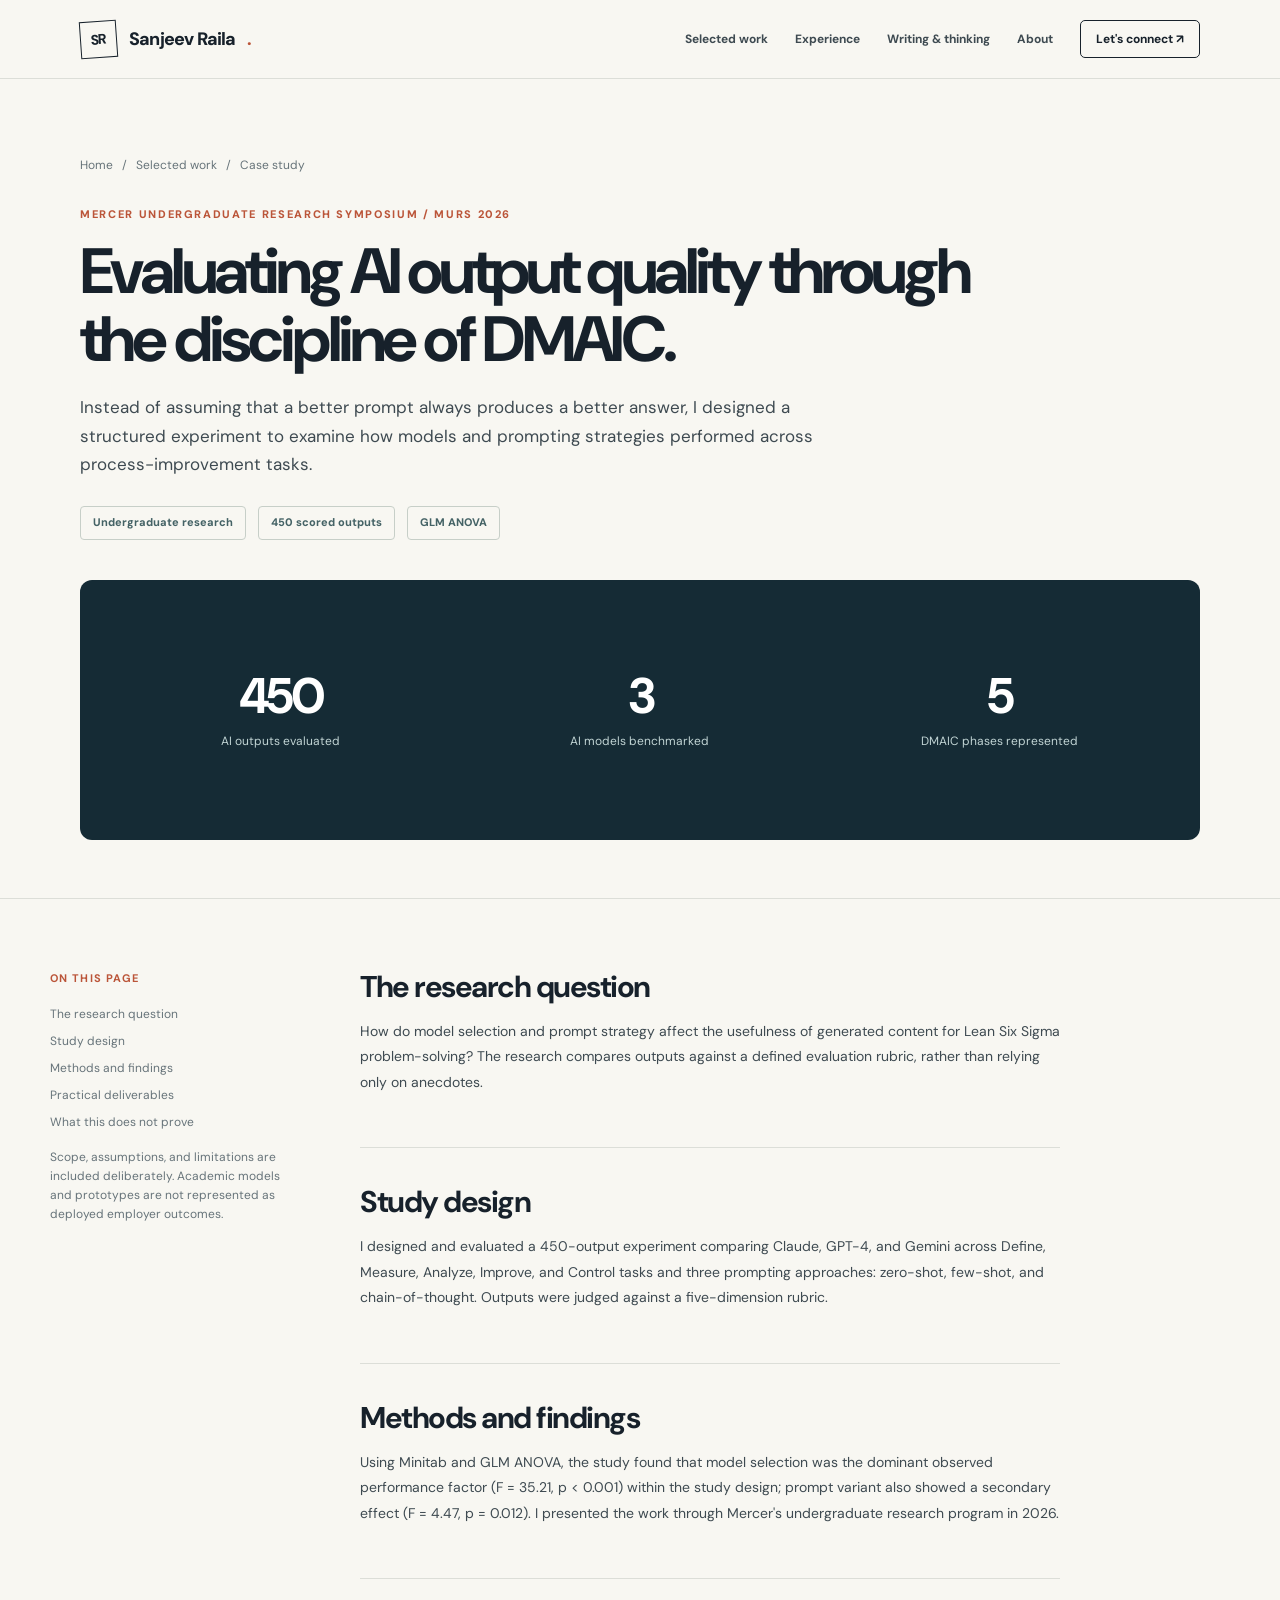
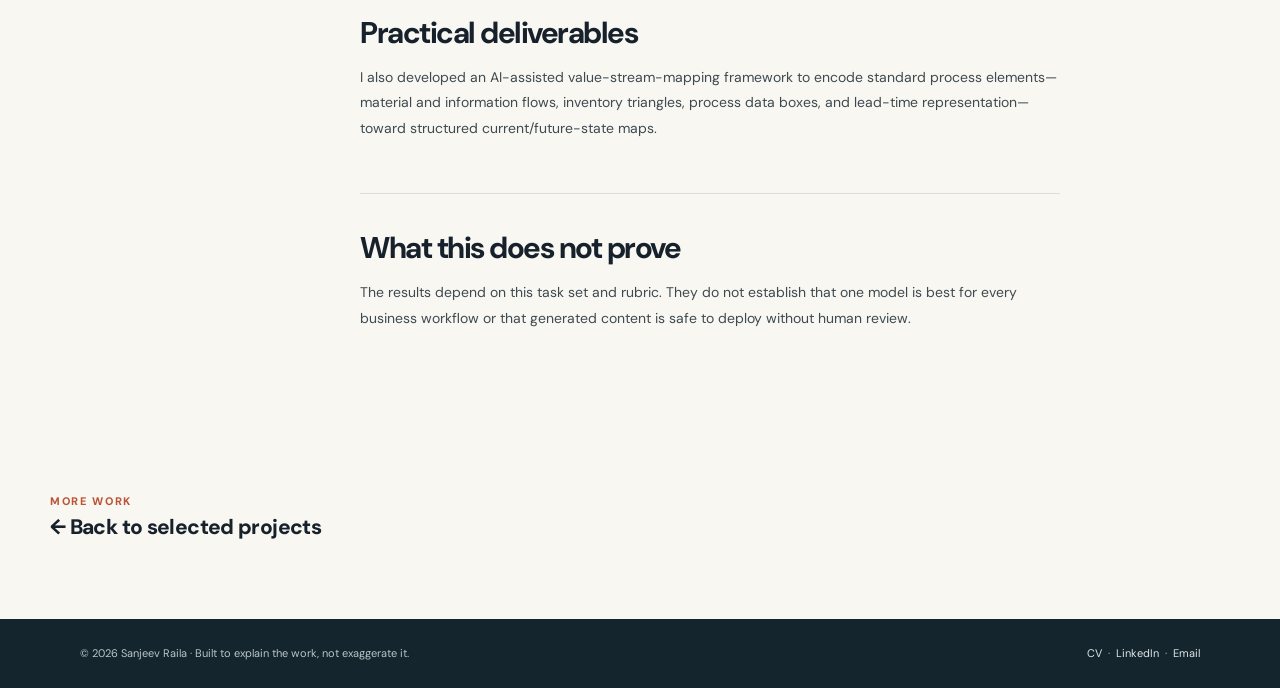
<file: ai-dmaic-research.html>
<!doctype html><html lang="en"><head><meta charset="utf-8"><meta name="viewport" content="width=device-width, initial-scale=1"><meta name="theme-color" content="#f8f7f2"><meta name="description" content="Instead of assuming that a better prompt always produces a better answer, I designed a structured experiment to examine how models and prompting strategies performed across process-improvement tasks."><title>Evaluating AI output quality through the discipline of DMAIC. | Sanjeev Raila</title><link rel="icon" type="image/svg+xml" href="favicon.svg"><link rel="stylesheet" href="styles.css"><script defer src="script.js"></script></head><body><a class="skip" href="#main">Skip to content</a><header class="site-header"><div class="container nav-inner"><a class="brand" href="index.html" aria-label="Back to Sanjeev Raila's home page"><span class="monogram">SR</span>Sanjeev Raila<span style="color:#bb5539">.</span></a><button class="menu-button" type="button" data-menu aria-expanded="false" aria-controls="primary-navigation">Menu</button><nav aria-label="Primary"><ul class="nav-links" id="primary-navigation" data-nav><li><a href="index.html#work">Selected work</a></li><li><a href="index.html#experience">Experience</a></li><li><a href="index.html#thinking">Writing &amp; thinking</a></li><li><a href="index.html#about">About</a></li><li><a class="nav-contact" href="index.html#contact">Let's connect ↗</a></li></ul></nav></div></header><main id="main"><section class="case-hero"><div class="container"><div class="breadcrumbs"><a href="index.html">Home</a><span aria-hidden="true">/</span><a href="index.html#work">Selected work</a><span aria-hidden="true">/</span><span>Case study</span></div><div class="eyebrow">Mercer Undergraduate Research Symposium / MURS 2026</div><h1 class="case-title">Evaluating AI output quality through the discipline of DMAIC.</h1><p class="case-summary">Instead of assuming that a better prompt always produces a better answer, I designed a structured experiment to examine how models and prompting strategies performed across process-improvement tasks.</p><div class="case-meta"><span>Undergraduate research</span><span>450 scored outputs</span><span>GLM ANOVA</span></div><div class="case-panel"><div class="stat"><strong>450</strong><span>AI outputs evaluated</span></div><div class="stat"><strong>3</strong><span>AI models benchmarked</span></div><div class="stat"><strong>5</strong><span>DMAIC phases represented</span></div></div></div></section><div class="container case-columns"><aside class="case-side"><strong>On this page</strong><ul><li><a href="#section-1">The research question</a></li><li><a href="#section-2">Study design</a></li><li><a href="#section-3">Methods and findings</a></li><li><a href="#section-4">Practical deliverables</a></li><li><a href="#section-5">What this does not prove</a></li></ul><p>Scope, assumptions, and limitations are included deliberately. Academic models and prototypes are not represented as deployed employer outcomes.</p></aside><div class="case-body"><section id="section-1"><h2>The research question</h2><p>How do model selection and prompt strategy affect the usefulness of generated content for Lean Six Sigma problem-solving? The research compares outputs against a defined evaluation rubric, rather than relying only on anecdotes.</p></section><section id="section-2"><h2>Study design</h2><p>I designed and evaluated a 450-output experiment comparing Claude, GPT-4, and Gemini across Define, Measure, Analyze, Improve, and Control tasks and three prompting approaches: zero-shot, few-shot, and chain-of-thought. Outputs were judged against a five-dimension rubric.</p></section><section id="section-3"><h2>Methods and findings</h2><p>Using Minitab and GLM ANOVA, the study found that model selection was the dominant observed performance factor (F = 35.21, p &lt; 0.001) within the study design; prompt variant also showed a secondary effect (F = 4.47, p = 0.012). I presented the work through Mercer&#x27;s undergraduate research program in 2026.</p></section><section id="section-4"><h2>Practical deliverables</h2><p>I also developed an AI-assisted value-stream-mapping framework to encode standard process elements—material and information flows, inventory triangles, process data boxes, and lead-time representation—toward structured current/future-state maps.</p></section><section id="section-5"><h2>What this does not prove</h2><p>The results depend on this task set and rubric. They do not establish that one model is best for every business workflow or that generated content is safe to deploy without human review.</p></section></div></div><div class="container next-project"><div class="eyebrow">More work</div><a href="index.html#work">← Back to selected projects</a></div></main><footer class="site-footer"><div class="container footer-inner"><span>© <span data-year>2026</span> Sanjeev Raila · Built to explain the work, not exaggerate it.</span><span><a href="Sanjeev_Raila_CV.pdf">CV</a> &nbsp;·&nbsp; <a href="https://www.linkedin.com/in/sanjeev-raila/">LinkedIn</a> &nbsp;·&nbsp; <a href="mailto:sanjeevraila92@gmail.com">Email</a></span></div></footer></body></html>
</file>
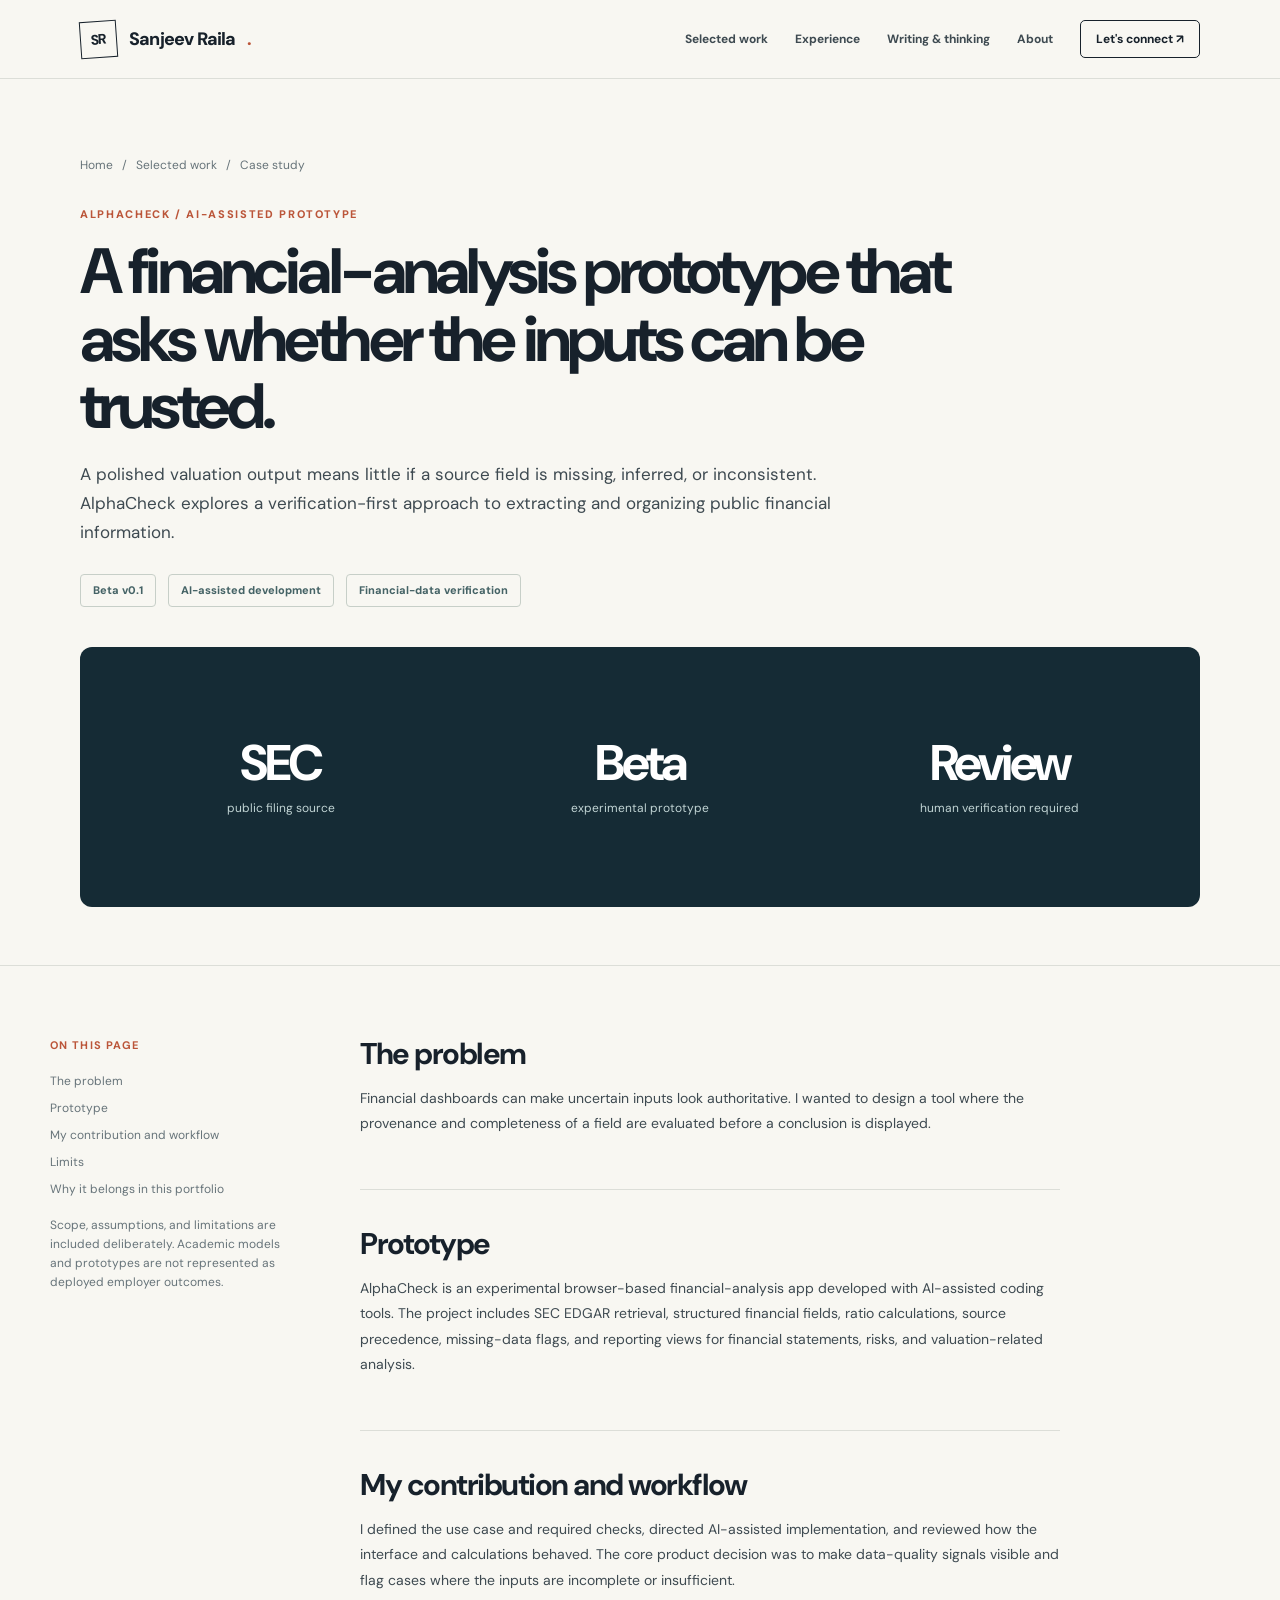
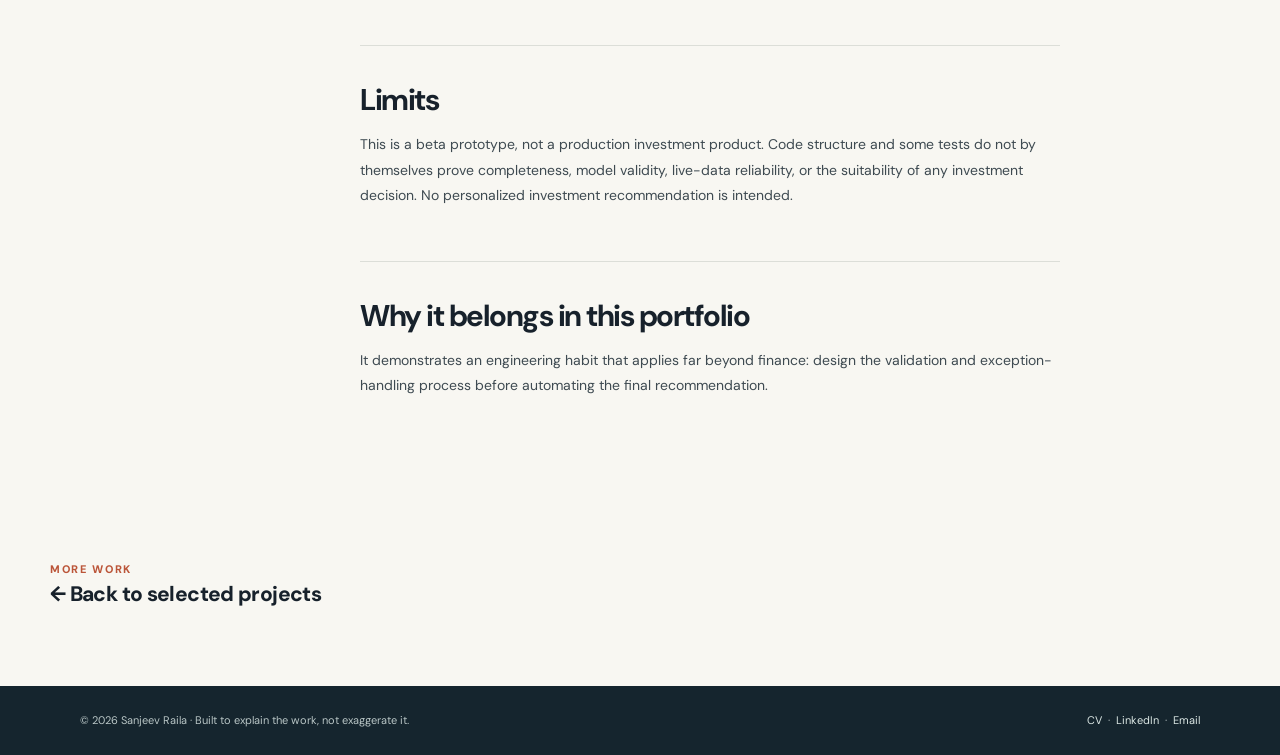
<file: alphacheck.html>
<!doctype html><html lang="en"><head><meta charset="utf-8"><meta name="viewport" content="width=device-width, initial-scale=1"><meta name="theme-color" content="#f8f7f2"><meta name="description" content="A polished valuation output means little if a source field is missing, inferred, or inconsistent. AlphaCheck explores a verification-first approach to extracting and organizing public financial information."><title>A financial-analysis prototype that asks whether the inputs can be trusted. | Sanjeev Raila</title><link rel="icon" type="image/svg+xml" href="favicon.svg"><link rel="stylesheet" href="styles.css"><script defer src="script.js"></script></head><body><a class="skip" href="#main">Skip to content</a><header class="site-header"><div class="container nav-inner"><a class="brand" href="index.html" aria-label="Back to Sanjeev Raila's home page"><span class="monogram">SR</span>Sanjeev Raila<span style="color:#bb5539">.</span></a><button class="menu-button" type="button" data-menu aria-expanded="false" aria-controls="primary-navigation">Menu</button><nav aria-label="Primary"><ul class="nav-links" id="primary-navigation" data-nav><li><a href="index.html#work">Selected work</a></li><li><a href="index.html#experience">Experience</a></li><li><a href="index.html#thinking">Writing &amp; thinking</a></li><li><a href="index.html#about">About</a></li><li><a class="nav-contact" href="index.html#contact">Let's connect ↗</a></li></ul></nav></div></header><main id="main"><section class="case-hero"><div class="container"><div class="breadcrumbs"><a href="index.html">Home</a><span aria-hidden="true">/</span><a href="index.html#work">Selected work</a><span aria-hidden="true">/</span><span>Case study</span></div><div class="eyebrow">AlphaCheck / AI-assisted prototype</div><h1 class="case-title">A financial-analysis prototype that asks whether the inputs can be trusted.</h1><p class="case-summary">A polished valuation output means little if a source field is missing, inferred, or inconsistent. AlphaCheck explores a verification-first approach to extracting and organizing public financial information.</p><div class="case-meta"><span>Beta v0.1</span><span>AI-assisted development</span><span>Financial-data verification</span></div><div class="case-panel"><div class="stat"><strong>SEC</strong><span>public filing source</span></div><div class="stat"><strong>Beta</strong><span>experimental prototype</span></div><div class="stat"><strong>Review</strong><span>human verification required</span></div></div></div></section><div class="container case-columns"><aside class="case-side"><strong>On this page</strong><ul><li><a href="#section-1">The problem</a></li><li><a href="#section-2">Prototype</a></li><li><a href="#section-3">My contribution and workflow</a></li><li><a href="#section-4">Limits</a></li><li><a href="#section-5">Why it belongs in this portfolio</a></li></ul><p>Scope, assumptions, and limitations are included deliberately. Academic models and prototypes are not represented as deployed employer outcomes.</p></aside><div class="case-body"><section id="section-1"><h2>The problem</h2><p>Financial dashboards can make uncertain inputs look authoritative. I wanted to design a tool where the provenance and completeness of a field are evaluated before a conclusion is displayed.</p></section><section id="section-2"><h2>Prototype</h2><p>AlphaCheck is an experimental browser-based financial-analysis app developed with AI-assisted coding tools. The project includes SEC EDGAR retrieval, structured financial fields, ratio calculations, source precedence, missing-data flags, and reporting views for financial statements, risks, and valuation-related analysis.</p></section><section id="section-3"><h2>My contribution and workflow</h2><p>I defined the use case and required checks, directed AI-assisted implementation, and reviewed how the interface and calculations behaved. The core product decision was to make data-quality signals visible and flag cases where the inputs are incomplete or insufficient.</p></section><section id="section-4"><h2>Limits</h2><p>This is a beta prototype, not a production investment product. Code structure and some tests do not by themselves prove completeness, model validity, live-data reliability, or the suitability of any investment decision. No personalized investment recommendation is intended.</p></section><section id="section-5"><h2>Why it belongs in this portfolio</h2><p>It demonstrates an engineering habit that applies far beyond finance: design the validation and exception-handling process before automating the final recommendation.</p></section></div></div><div class="container next-project"><div class="eyebrow">More work</div><a href="index.html#work">← Back to selected projects</a></div></main><footer class="site-footer"><div class="container footer-inner"><span>© <span data-year>2026</span> Sanjeev Raila · Built to explain the work, not exaggerate it.</span><span><a href="Sanjeev_Raila_CV.pdf">CV</a> &nbsp;·&nbsp; <a href="https://www.linkedin.com/in/sanjeev-raila/">LinkedIn</a> &nbsp;·&nbsp; <a href="mailto:sanjeevraila92@gmail.com">Email</a></span></div></footer></body></html>
</file>
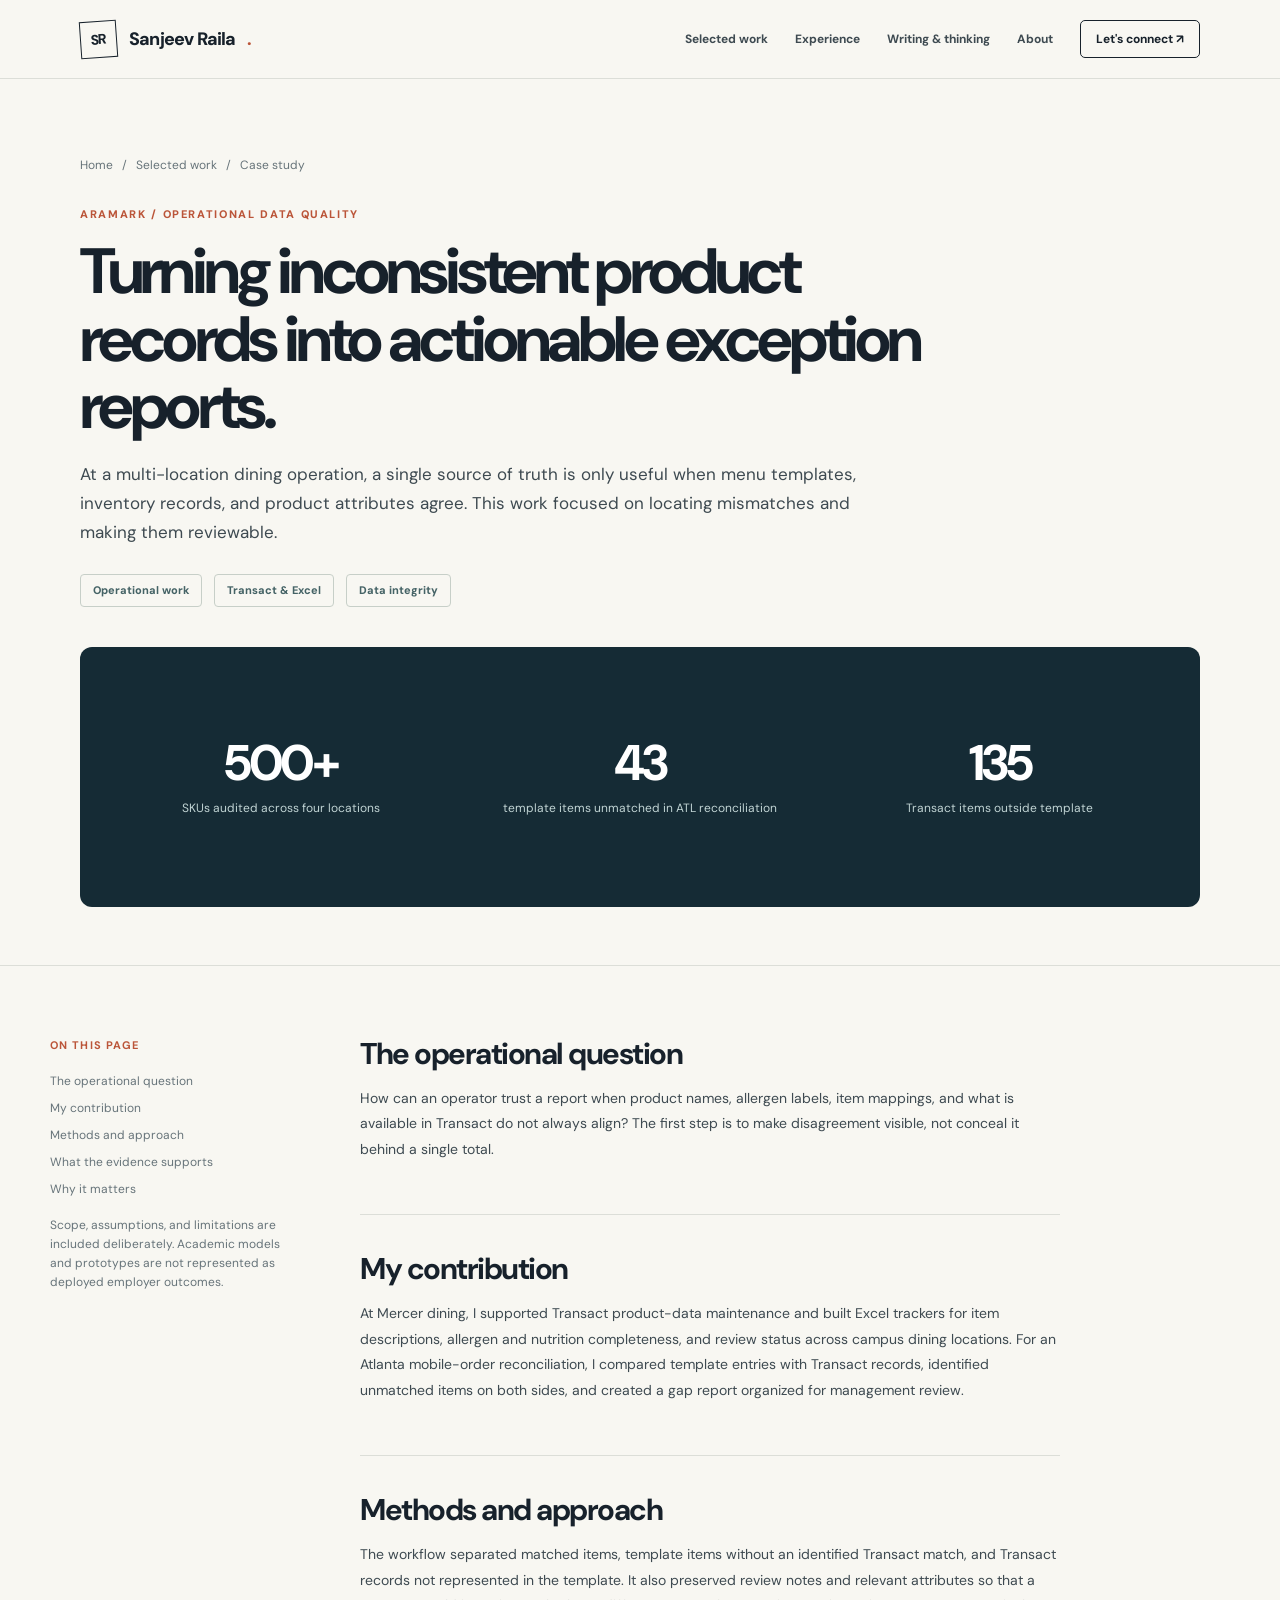
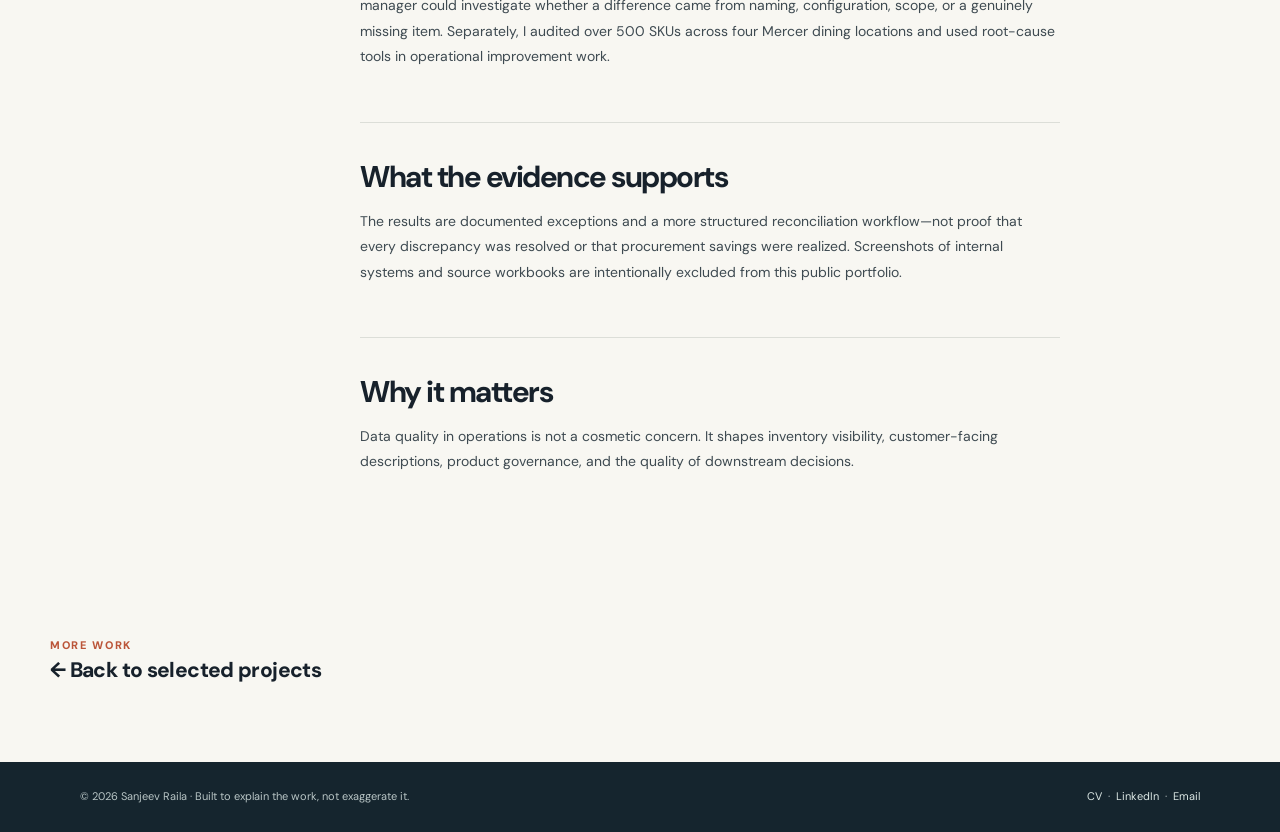
<file: aramark-data-integrity.html>
<!doctype html><html lang="en"><head><meta charset="utf-8"><meta name="viewport" content="width=device-width, initial-scale=1"><meta name="theme-color" content="#f8f7f2"><meta name="description" content="At a multi-location dining operation, a single source of truth is only useful when menu templates, inventory records, and product attributes agree. This work focused on locating mismatches and making them reviewable."><title>Turning inconsistent product records into actionable exception reports. | Sanjeev Raila</title><link rel="icon" type="image/svg+xml" href="favicon.svg"><link rel="stylesheet" href="styles.css"><script defer src="script.js"></script></head><body><a class="skip" href="#main">Skip to content</a><header class="site-header"><div class="container nav-inner"><a class="brand" href="index.html" aria-label="Back to Sanjeev Raila's home page"><span class="monogram">SR</span>Sanjeev Raila<span style="color:#bb5539">.</span></a><button class="menu-button" type="button" data-menu aria-expanded="false" aria-controls="primary-navigation">Menu</button><nav aria-label="Primary"><ul class="nav-links" id="primary-navigation" data-nav><li><a href="index.html#work">Selected work</a></li><li><a href="index.html#experience">Experience</a></li><li><a href="index.html#thinking">Writing &amp; thinking</a></li><li><a href="index.html#about">About</a></li><li><a class="nav-contact" href="index.html#contact">Let's connect ↗</a></li></ul></nav></div></header><main id="main"><section class="case-hero"><div class="container"><div class="breadcrumbs"><a href="index.html">Home</a><span aria-hidden="true">/</span><a href="index.html#work">Selected work</a><span aria-hidden="true">/</span><span>Case study</span></div><div class="eyebrow">Aramark / operational data quality</div><h1 class="case-title">Turning inconsistent product records into actionable exception reports.</h1><p class="case-summary">At a multi-location dining operation, a single source of truth is only useful when menu templates, inventory records, and product attributes agree. This work focused on locating mismatches and making them reviewable.</p><div class="case-meta"><span>Operational work</span><span>Transact &amp; Excel</span><span>Data integrity</span></div><div class="case-panel"><div class="stat"><strong>500+</strong><span>SKUs audited across four locations</span></div><div class="stat"><strong>43</strong><span>template items unmatched in ATL reconciliation</span></div><div class="stat"><strong>135</strong><span>Transact items outside template</span></div></div></div></section><div class="container case-columns"><aside class="case-side"><strong>On this page</strong><ul><li><a href="#section-1">The operational question</a></li><li><a href="#section-2">My contribution</a></li><li><a href="#section-3">Methods and approach</a></li><li><a href="#section-4">What the evidence supports</a></li><li><a href="#section-5">Why it matters</a></li></ul><p>Scope, assumptions, and limitations are included deliberately. Academic models and prototypes are not represented as deployed employer outcomes.</p></aside><div class="case-body"><section id="section-1"><h2>The operational question</h2><p>How can an operator trust a report when product names, allergen labels, item mappings, and what is available in Transact do not always align? The first step is to make disagreement visible, not conceal it behind a single total.</p></section><section id="section-2"><h2>My contribution</h2><p>At Mercer dining, I supported Transact product-data maintenance and built Excel trackers for item descriptions, allergen and nutrition completeness, and review status across campus dining locations. For an Atlanta mobile-order reconciliation, I compared template entries with Transact records, identified unmatched items on both sides, and created a gap report organized for management review.</p></section><section id="section-3"><h2>Methods and approach</h2><p>The workflow separated matched items, template items without an identified Transact match, and Transact records not represented in the template. It also preserved review notes and relevant attributes so that a manager could investigate whether a difference came from naming, configuration, scope, or a genuinely missing item. Separately, I audited over 500 SKUs across four Mercer dining locations and used root-cause tools in operational improvement work.</p></section><section id="section-4"><h2>What the evidence supports</h2><p>The results are documented exceptions and a more structured reconciliation workflow—not proof that every discrepancy was resolved or that procurement savings were realized. Screenshots of internal systems and source workbooks are intentionally excluded from this public portfolio.</p></section><section id="section-5"><h2>Why it matters</h2><p>Data quality in operations is not a cosmetic concern. It shapes inventory visibility, customer-facing descriptions, product governance, and the quality of downstream decisions.</p></section></div></div><div class="container next-project"><div class="eyebrow">More work</div><a href="index.html#work">← Back to selected projects</a></div></main><footer class="site-footer"><div class="container footer-inner"><span>© <span data-year>2026</span> Sanjeev Raila · Built to explain the work, not exaggerate it.</span><span><a href="Sanjeev_Raila_CV.pdf">CV</a> &nbsp;·&nbsp; <a href="https://www.linkedin.com/in/sanjeev-raila/">LinkedIn</a> &nbsp;·&nbsp; <a href="mailto:sanjeevraila92@gmail.com">Email</a></span></div></footer></body></html>
</file>
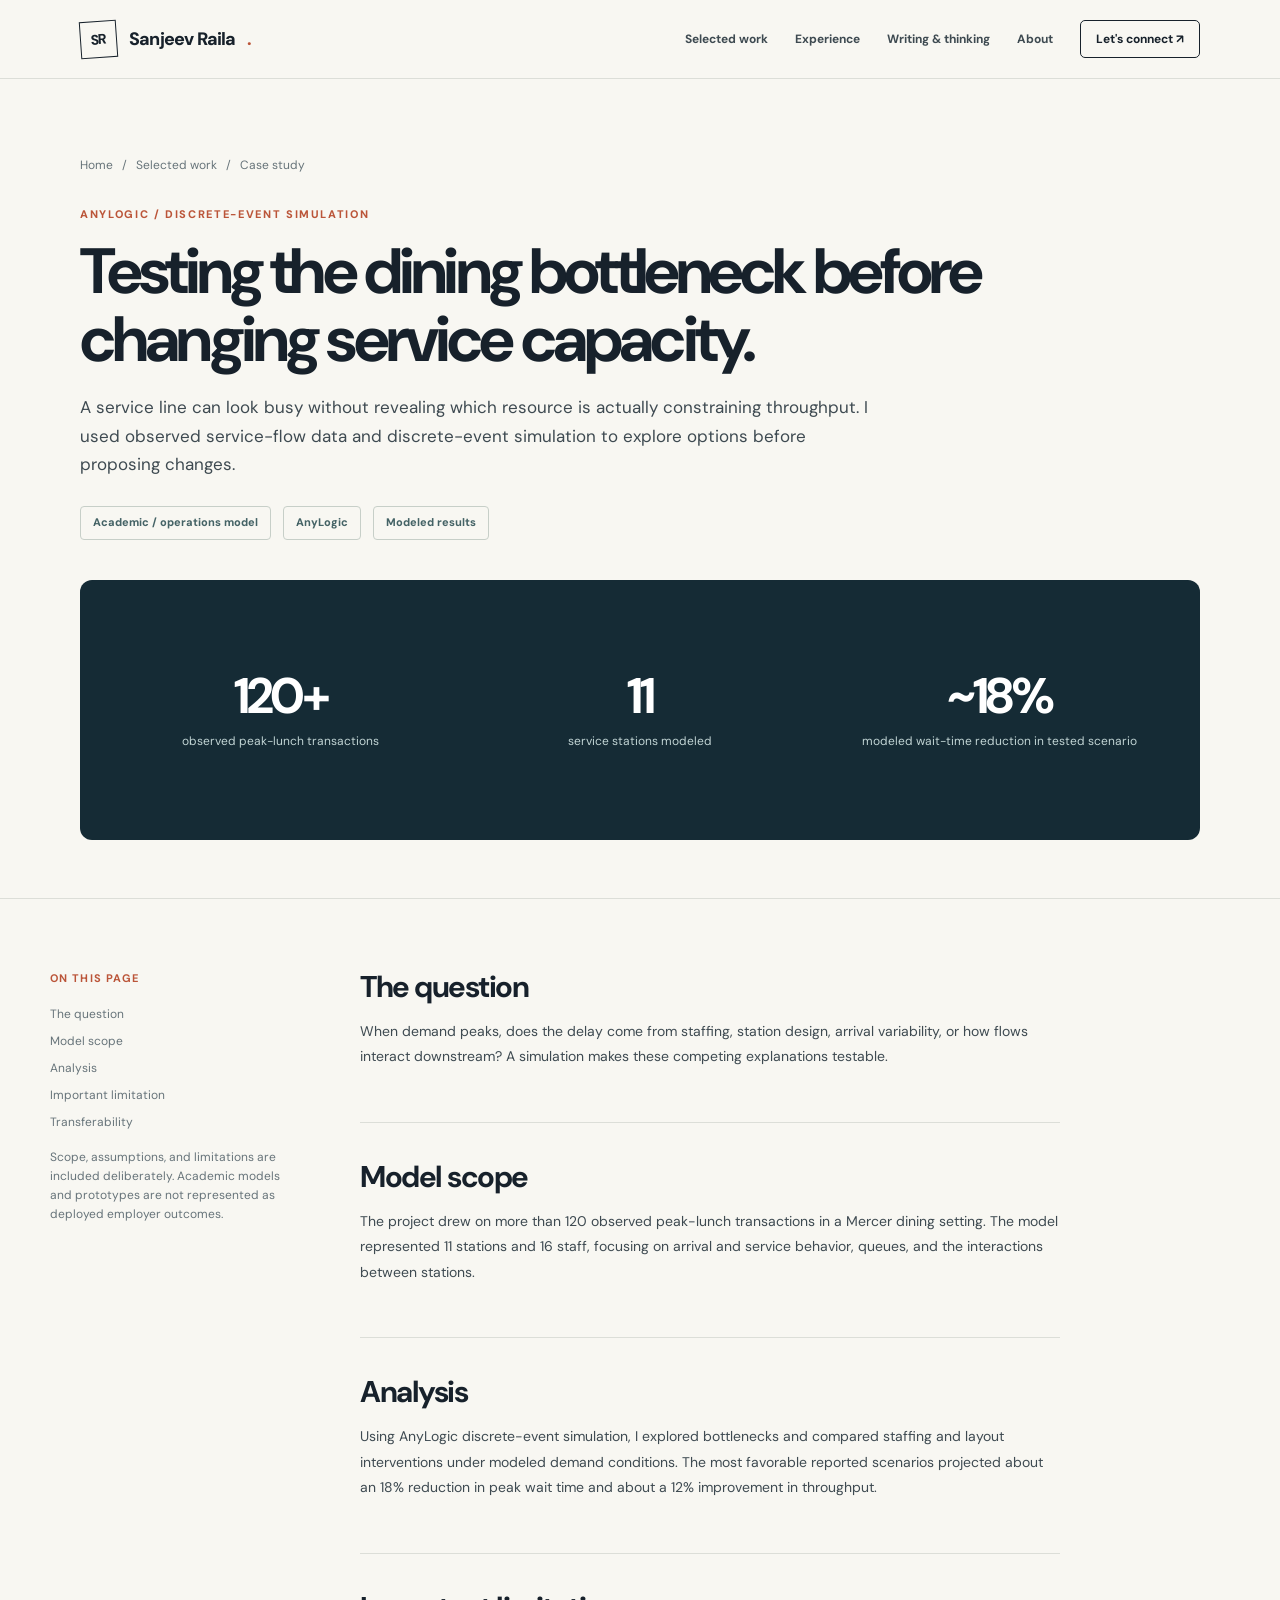
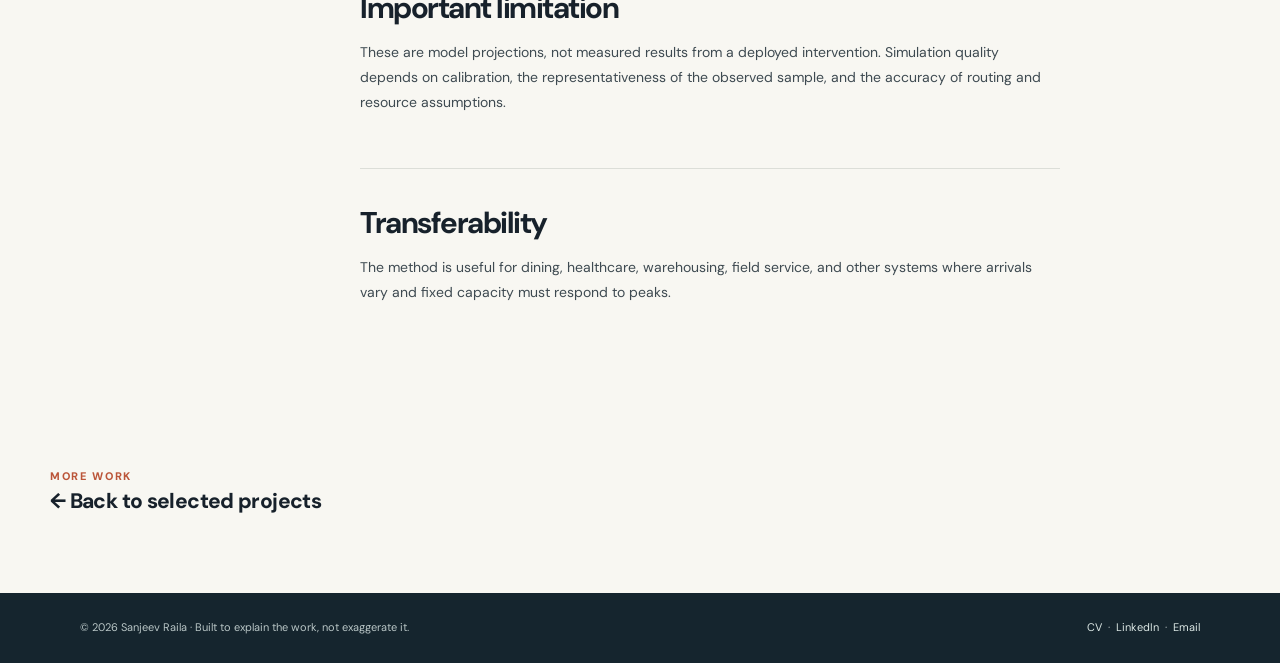
<file: dining-simulation.html>
<!doctype html><html lang="en"><head><meta charset="utf-8"><meta name="viewport" content="width=device-width, initial-scale=1"><meta name="theme-color" content="#f8f7f2"><meta name="description" content="A service line can look busy without revealing which resource is actually constraining throughput. I used observed service-flow data and discrete-event simulation to explore options before proposing changes."><title>Testing the dining bottleneck before changing service capacity. | Sanjeev Raila</title><link rel="icon" type="image/svg+xml" href="favicon.svg"><link rel="stylesheet" href="styles.css"><script defer src="script.js"></script></head><body><a class="skip" href="#main">Skip to content</a><header class="site-header"><div class="container nav-inner"><a class="brand" href="index.html" aria-label="Back to Sanjeev Raila's home page"><span class="monogram">SR</span>Sanjeev Raila<span style="color:#bb5539">.</span></a><button class="menu-button" type="button" data-menu aria-expanded="false" aria-controls="primary-navigation">Menu</button><nav aria-label="Primary"><ul class="nav-links" id="primary-navigation" data-nav><li><a href="index.html#work">Selected work</a></li><li><a href="index.html#experience">Experience</a></li><li><a href="index.html#thinking">Writing &amp; thinking</a></li><li><a href="index.html#about">About</a></li><li><a class="nav-contact" href="index.html#contact">Let's connect ↗</a></li></ul></nav></div></header><main id="main"><section class="case-hero"><div class="container"><div class="breadcrumbs"><a href="index.html">Home</a><span aria-hidden="true">/</span><a href="index.html#work">Selected work</a><span aria-hidden="true">/</span><span>Case study</span></div><div class="eyebrow">AnyLogic / discrete-event simulation</div><h1 class="case-title">Testing the dining bottleneck before changing service capacity.</h1><p class="case-summary">A service line can look busy without revealing which resource is actually constraining throughput. I used observed service-flow data and discrete-event simulation to explore options before proposing changes.</p><div class="case-meta"><span>Academic / operations model</span><span>AnyLogic</span><span>Modeled results</span></div><div class="case-panel"><div class="stat"><strong>120+</strong><span>observed peak-lunch transactions</span></div><div class="stat"><strong>11</strong><span>service stations modeled</span></div><div class="stat"><strong>~18%</strong><span>modeled wait-time reduction in tested scenario</span></div></div></div></section><div class="container case-columns"><aside class="case-side"><strong>On this page</strong><ul><li><a href="#section-1">The question</a></li><li><a href="#section-2">Model scope</a></li><li><a href="#section-3">Analysis</a></li><li><a href="#section-4">Important limitation</a></li><li><a href="#section-5">Transferability</a></li></ul><p>Scope, assumptions, and limitations are included deliberately. Academic models and prototypes are not represented as deployed employer outcomes.</p></aside><div class="case-body"><section id="section-1"><h2>The question</h2><p>When demand peaks, does the delay come from staffing, station design, arrival variability, or how flows interact downstream? A simulation makes these competing explanations testable.</p></section><section id="section-2"><h2>Model scope</h2><p>The project drew on more than 120 observed peak-lunch transactions in a Mercer dining setting. The model represented 11 stations and 16 staff, focusing on arrival and service behavior, queues, and the interactions between stations.</p></section><section id="section-3"><h2>Analysis</h2><p>Using AnyLogic discrete-event simulation, I explored bottlenecks and compared staffing and layout interventions under modeled demand conditions. The most favorable reported scenarios projected about an 18% reduction in peak wait time and about a 12% improvement in throughput.</p></section><section id="section-4"><h2>Important limitation</h2><p>These are model projections, not measured results from a deployed intervention. Simulation quality depends on calibration, the representativeness of the observed sample, and the accuracy of routing and resource assumptions.</p></section><section id="section-5"><h2>Transferability</h2><p>The method is useful for dining, healthcare, warehousing, field service, and other systems where arrivals vary and fixed capacity must respond to peaks.</p></section></div></div><div class="container next-project"><div class="eyebrow">More work</div><a href="index.html#work">← Back to selected projects</a></div></main><footer class="site-footer"><div class="container footer-inner"><span>© <span data-year>2026</span> Sanjeev Raila · Built to explain the work, not exaggerate it.</span><span><a href="Sanjeev_Raila_CV.pdf">CV</a> &nbsp;·&nbsp; <a href="https://www.linkedin.com/in/sanjeev-raila/">LinkedIn</a> &nbsp;·&nbsp; <a href="mailto:sanjeevraila92@gmail.com">Email</a></span></div></footer></body></html>
</file>
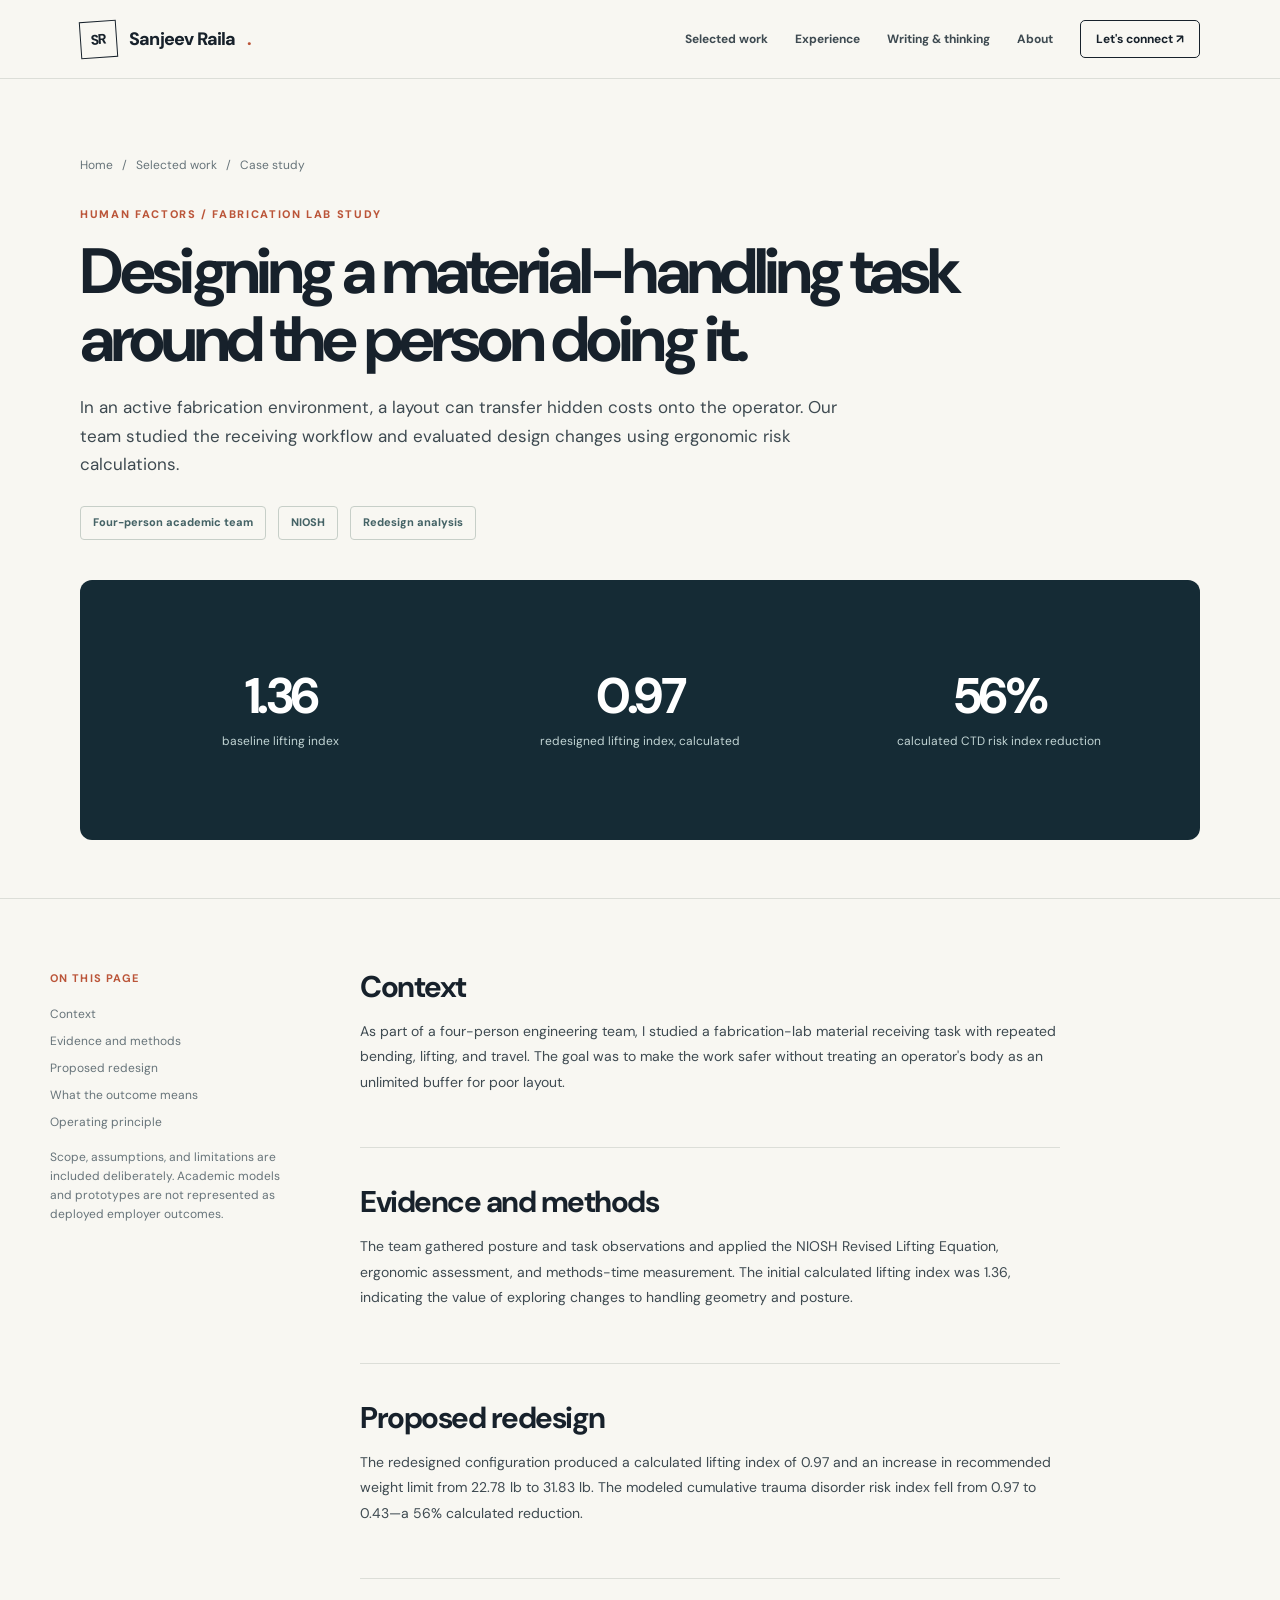
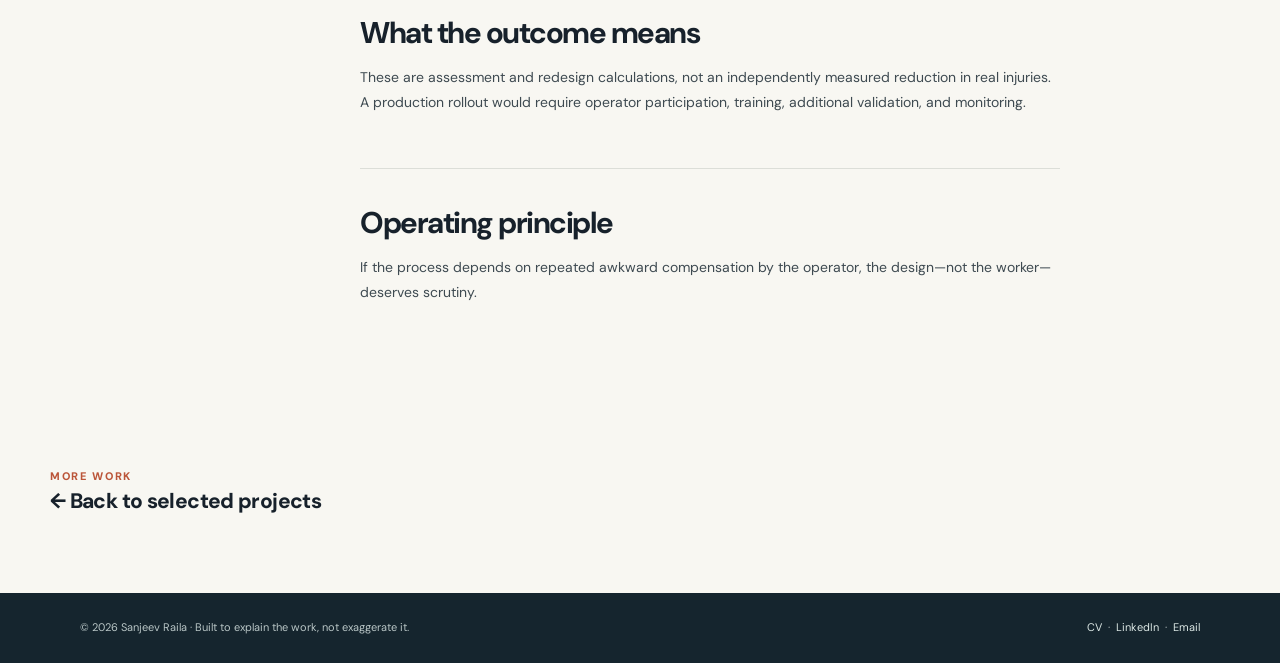
<file: ergonomic-redesign.html>
<!doctype html><html lang="en"><head><meta charset="utf-8"><meta name="viewport" content="width=device-width, initial-scale=1"><meta name="theme-color" content="#f8f7f2"><meta name="description" content="In an active fabrication environment, a layout can transfer hidden costs onto the operator. Our team studied the receiving workflow and evaluated design changes using ergonomic risk calculations."><title>Designing a material-handling task around the person doing it. | Sanjeev Raila</title><link rel="icon" type="image/svg+xml" href="favicon.svg"><link rel="stylesheet" href="styles.css"><script defer src="script.js"></script></head><body><a class="skip" href="#main">Skip to content</a><header class="site-header"><div class="container nav-inner"><a class="brand" href="index.html" aria-label="Back to Sanjeev Raila's home page"><span class="monogram">SR</span>Sanjeev Raila<span style="color:#bb5539">.</span></a><button class="menu-button" type="button" data-menu aria-expanded="false" aria-controls="primary-navigation">Menu</button><nav aria-label="Primary"><ul class="nav-links" id="primary-navigation" data-nav><li><a href="index.html#work">Selected work</a></li><li><a href="index.html#experience">Experience</a></li><li><a href="index.html#thinking">Writing &amp; thinking</a></li><li><a href="index.html#about">About</a></li><li><a class="nav-contact" href="index.html#contact">Let's connect ↗</a></li></ul></nav></div></header><main id="main"><section class="case-hero"><div class="container"><div class="breadcrumbs"><a href="index.html">Home</a><span aria-hidden="true">/</span><a href="index.html#work">Selected work</a><span aria-hidden="true">/</span><span>Case study</span></div><div class="eyebrow">Human factors / fabrication lab study</div><h1 class="case-title">Designing a material-handling task around the person doing it.</h1><p class="case-summary">In an active fabrication environment, a layout can transfer hidden costs onto the operator. Our team studied the receiving workflow and evaluated design changes using ergonomic risk calculations.</p><div class="case-meta"><span>Four-person academic team</span><span>NIOSH</span><span>Redesign analysis</span></div><div class="case-panel"><div class="stat"><strong>1.36</strong><span>baseline lifting index</span></div><div class="stat"><strong>0.97</strong><span>redesigned lifting index, calculated</span></div><div class="stat"><strong>56%</strong><span>calculated CTD risk index reduction</span></div></div></div></section><div class="container case-columns"><aside class="case-side"><strong>On this page</strong><ul><li><a href="#section-1">Context</a></li><li><a href="#section-2">Evidence and methods</a></li><li><a href="#section-3">Proposed redesign</a></li><li><a href="#section-4">What the outcome means</a></li><li><a href="#section-5">Operating principle</a></li></ul><p>Scope, assumptions, and limitations are included deliberately. Academic models and prototypes are not represented as deployed employer outcomes.</p></aside><div class="case-body"><section id="section-1"><h2>Context</h2><p>As part of a four-person engineering team, I studied a fabrication-lab material receiving task with repeated bending, lifting, and travel. The goal was to make the work safer without treating an operator&#x27;s body as an unlimited buffer for poor layout.</p></section><section id="section-2"><h2>Evidence and methods</h2><p>The team gathered posture and task observations and applied the NIOSH Revised Lifting Equation, ergonomic assessment, and methods-time measurement. The initial calculated lifting index was 1.36, indicating the value of exploring changes to handling geometry and posture.</p></section><section id="section-3"><h2>Proposed redesign</h2><p>The redesigned configuration produced a calculated lifting index of 0.97 and an increase in recommended weight limit from 22.78 lb to 31.83 lb. The modeled cumulative trauma disorder risk index fell from 0.97 to 0.43—a 56% calculated reduction.</p></section><section id="section-4"><h2>What the outcome means</h2><p>These are assessment and redesign calculations, not an independently measured reduction in real injuries. A production rollout would require operator participation, training, additional validation, and monitoring.</p></section><section id="section-5"><h2>Operating principle</h2><p>If the process depends on repeated awkward compensation by the operator, the design—not the worker—deserves scrutiny.</p></section></div></div><div class="container next-project"><div class="eyebrow">More work</div><a href="index.html#work">← Back to selected projects</a></div></main><footer class="site-footer"><div class="container footer-inner"><span>© <span data-year>2026</span> Sanjeev Raila · Built to explain the work, not exaggerate it.</span><span><a href="Sanjeev_Raila_CV.pdf">CV</a> &nbsp;·&nbsp; <a href="https://www.linkedin.com/in/sanjeev-raila/">LinkedIn</a> &nbsp;·&nbsp; <a href="mailto:sanjeevraila92@gmail.com">Email</a></span></div></footer></body></html>
</file>
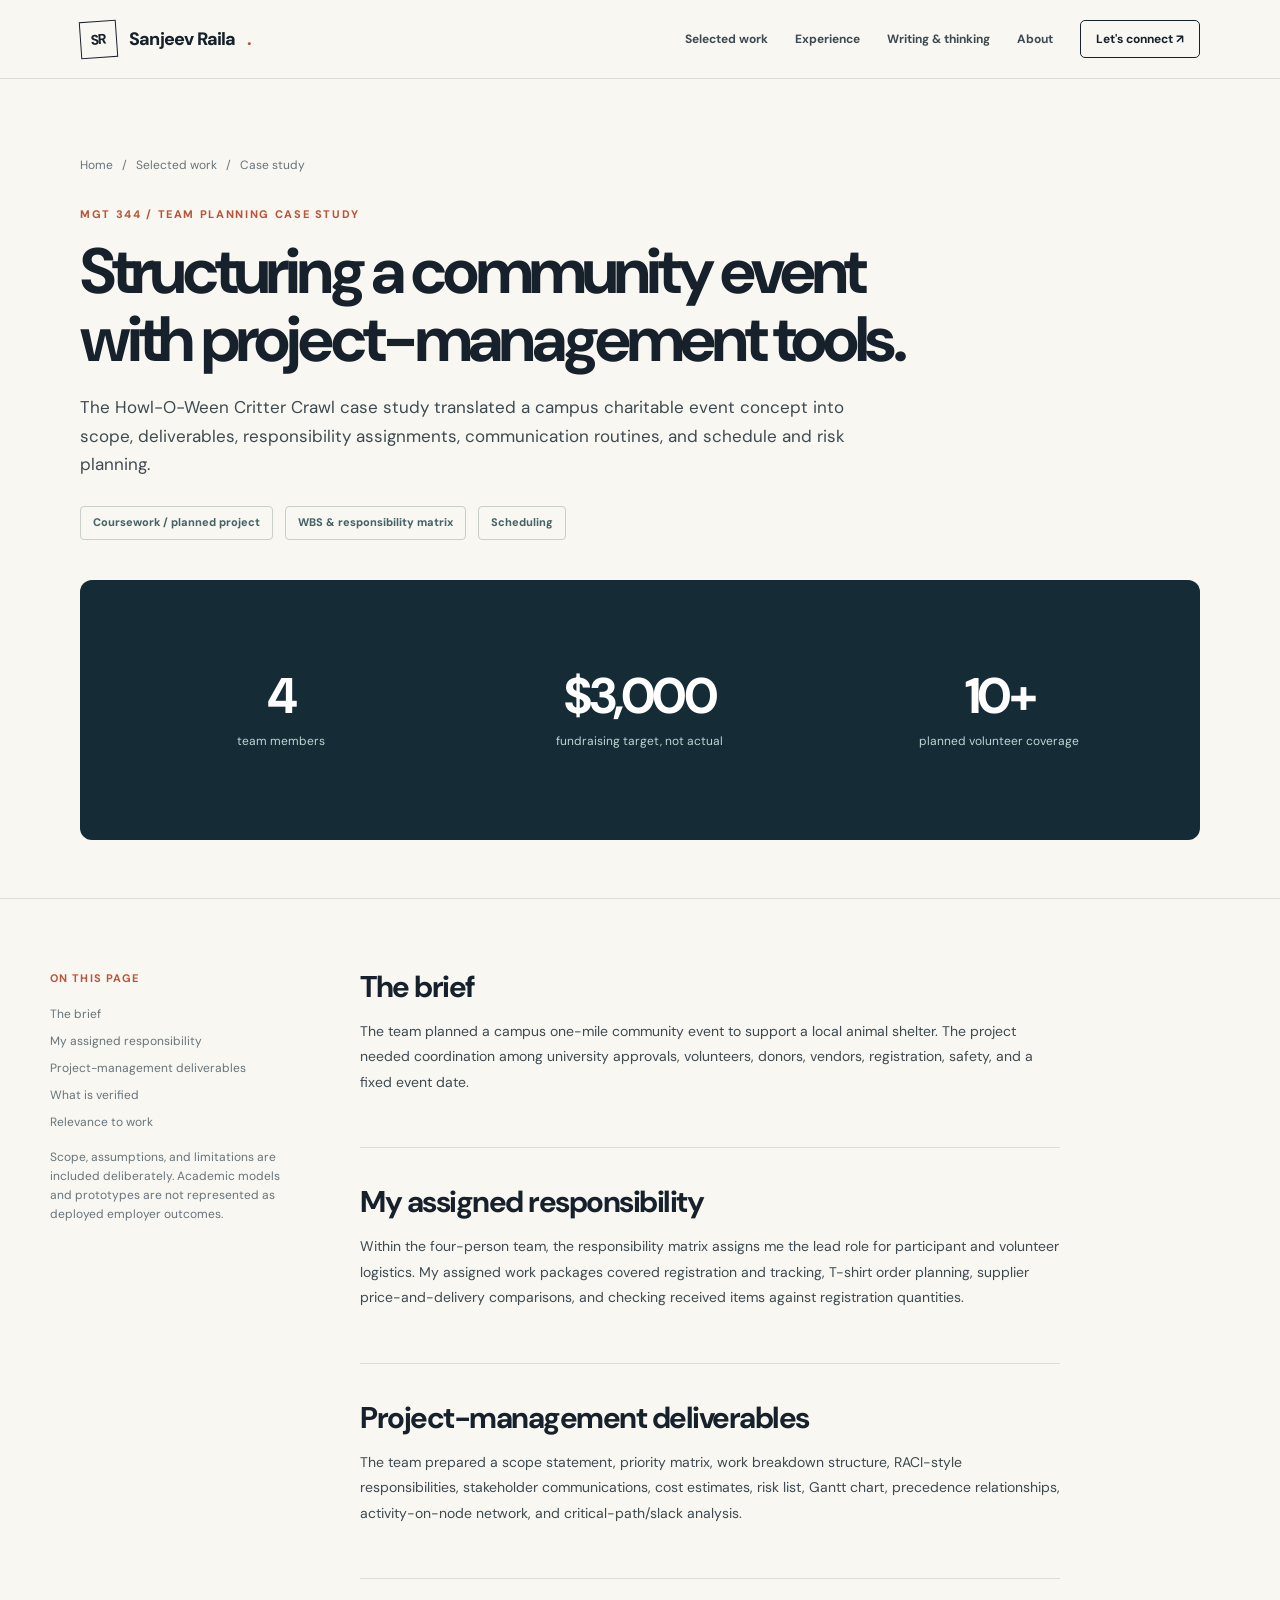
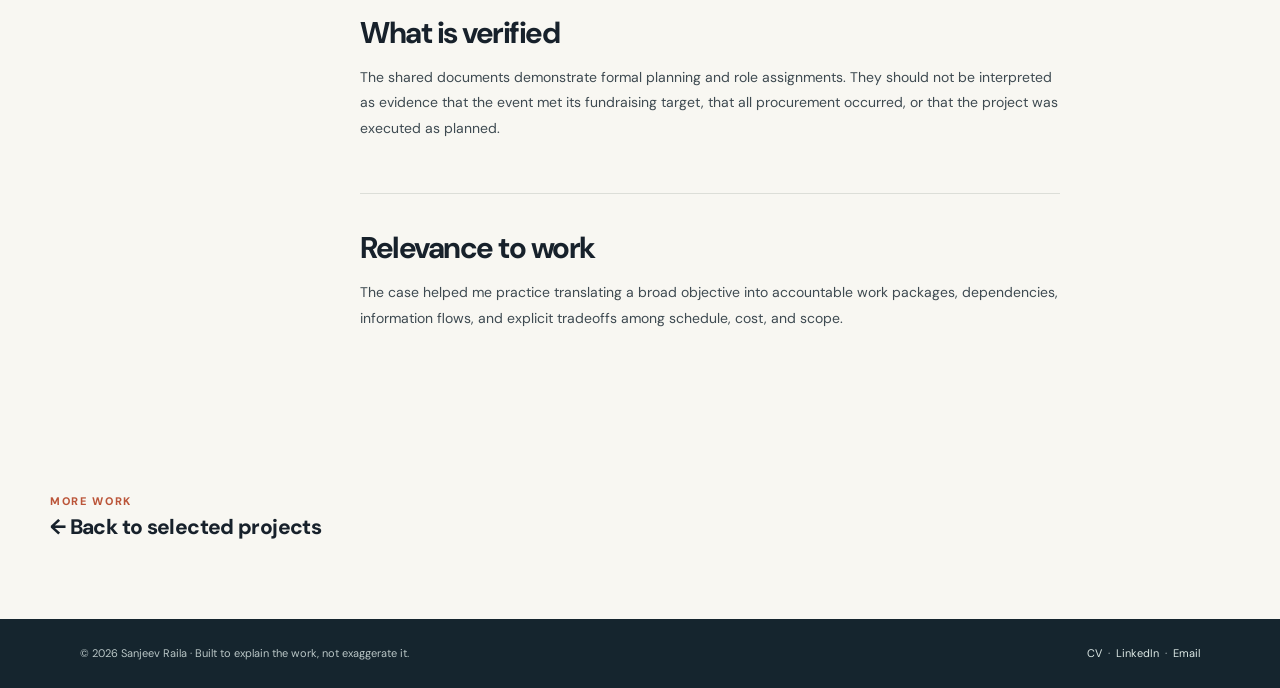
<file: project-management.html>
<!doctype html><html lang="en"><head><meta charset="utf-8"><meta name="viewport" content="width=device-width, initial-scale=1"><meta name="theme-color" content="#f8f7f2"><meta name="description" content="The Howl-O-Ween Critter Crawl case study translated a campus charitable event concept into scope, deliverables, responsibility assignments, communication routines, and schedule and risk planning."><title>Structuring a community event with project-management tools. | Sanjeev Raila</title><link rel="icon" type="image/svg+xml" href="favicon.svg"><link rel="stylesheet" href="styles.css"><script defer src="script.js"></script></head><body><a class="skip" href="#main">Skip to content</a><header class="site-header"><div class="container nav-inner"><a class="brand" href="index.html" aria-label="Back to Sanjeev Raila's home page"><span class="monogram">SR</span>Sanjeev Raila<span style="color:#bb5539">.</span></a><button class="menu-button" type="button" data-menu aria-expanded="false" aria-controls="primary-navigation">Menu</button><nav aria-label="Primary"><ul class="nav-links" id="primary-navigation" data-nav><li><a href="index.html#work">Selected work</a></li><li><a href="index.html#experience">Experience</a></li><li><a href="index.html#thinking">Writing &amp; thinking</a></li><li><a href="index.html#about">About</a></li><li><a class="nav-contact" href="index.html#contact">Let's connect ↗</a></li></ul></nav></div></header><main id="main"><section class="case-hero"><div class="container"><div class="breadcrumbs"><a href="index.html">Home</a><span aria-hidden="true">/</span><a href="index.html#work">Selected work</a><span aria-hidden="true">/</span><span>Case study</span></div><div class="eyebrow">MGT 344 / team planning case study</div><h1 class="case-title">Structuring a community event with project-management tools.</h1><p class="case-summary">The Howl-O-Ween Critter Crawl case study translated a campus charitable event concept into scope, deliverables, responsibility assignments, communication routines, and schedule and risk planning.</p><div class="case-meta"><span>Coursework / planned project</span><span>WBS &amp; responsibility matrix</span><span>Scheduling</span></div><div class="case-panel"><div class="stat"><strong>4</strong><span>team members</span></div><div class="stat"><strong>$3,000</strong><span>fundraising target, not actual</span></div><div class="stat"><strong>10+</strong><span>planned volunteer coverage</span></div></div></div></section><div class="container case-columns"><aside class="case-side"><strong>On this page</strong><ul><li><a href="#section-1">The brief</a></li><li><a href="#section-2">My assigned responsibility</a></li><li><a href="#section-3">Project-management deliverables</a></li><li><a href="#section-4">What is verified</a></li><li><a href="#section-5">Relevance to work</a></li></ul><p>Scope, assumptions, and limitations are included deliberately. Academic models and prototypes are not represented as deployed employer outcomes.</p></aside><div class="case-body"><section id="section-1"><h2>The brief</h2><p>The team planned a campus one-mile community event to support a local animal shelter. The project needed coordination among university approvals, volunteers, donors, vendors, registration, safety, and a fixed event date.</p></section><section id="section-2"><h2>My assigned responsibility</h2><p>Within the four-person team, the responsibility matrix assigns me the lead role for participant and volunteer logistics. My assigned work packages covered registration and tracking, T-shirt order planning, supplier price-and-delivery comparisons, and checking received items against registration quantities.</p></section><section id="section-3"><h2>Project-management deliverables</h2><p>The team prepared a scope statement, priority matrix, work breakdown structure, RACI-style responsibilities, stakeholder communications, cost estimates, risk list, Gantt chart, precedence relationships, activity-on-node network, and critical-path/slack analysis.</p></section><section id="section-4"><h2>What is verified</h2><p>The shared documents demonstrate formal planning and role assignments. They should not be interpreted as evidence that the event met its fundraising target, that all procurement occurred, or that the project was executed as planned.</p></section><section id="section-5"><h2>Relevance to work</h2><p>The case helped me practice translating a broad objective into accountable work packages, dependencies, information flows, and explicit tradeoffs among schedule, cost, and scope.</p></section></div></div><div class="container next-project"><div class="eyebrow">More work</div><a href="index.html#work">← Back to selected projects</a></div></main><footer class="site-footer"><div class="container footer-inner"><span>© <span data-year>2026</span> Sanjeev Raila · Built to explain the work, not exaggerate it.</span><span><a href="Sanjeev_Raila_CV.pdf">CV</a> &nbsp;·&nbsp; <a href="https://www.linkedin.com/in/sanjeev-raila/">LinkedIn</a> &nbsp;·&nbsp; <a href="mailto:sanjeevraila92@gmail.com">Email</a></span></div></footer></body></html>
</file>
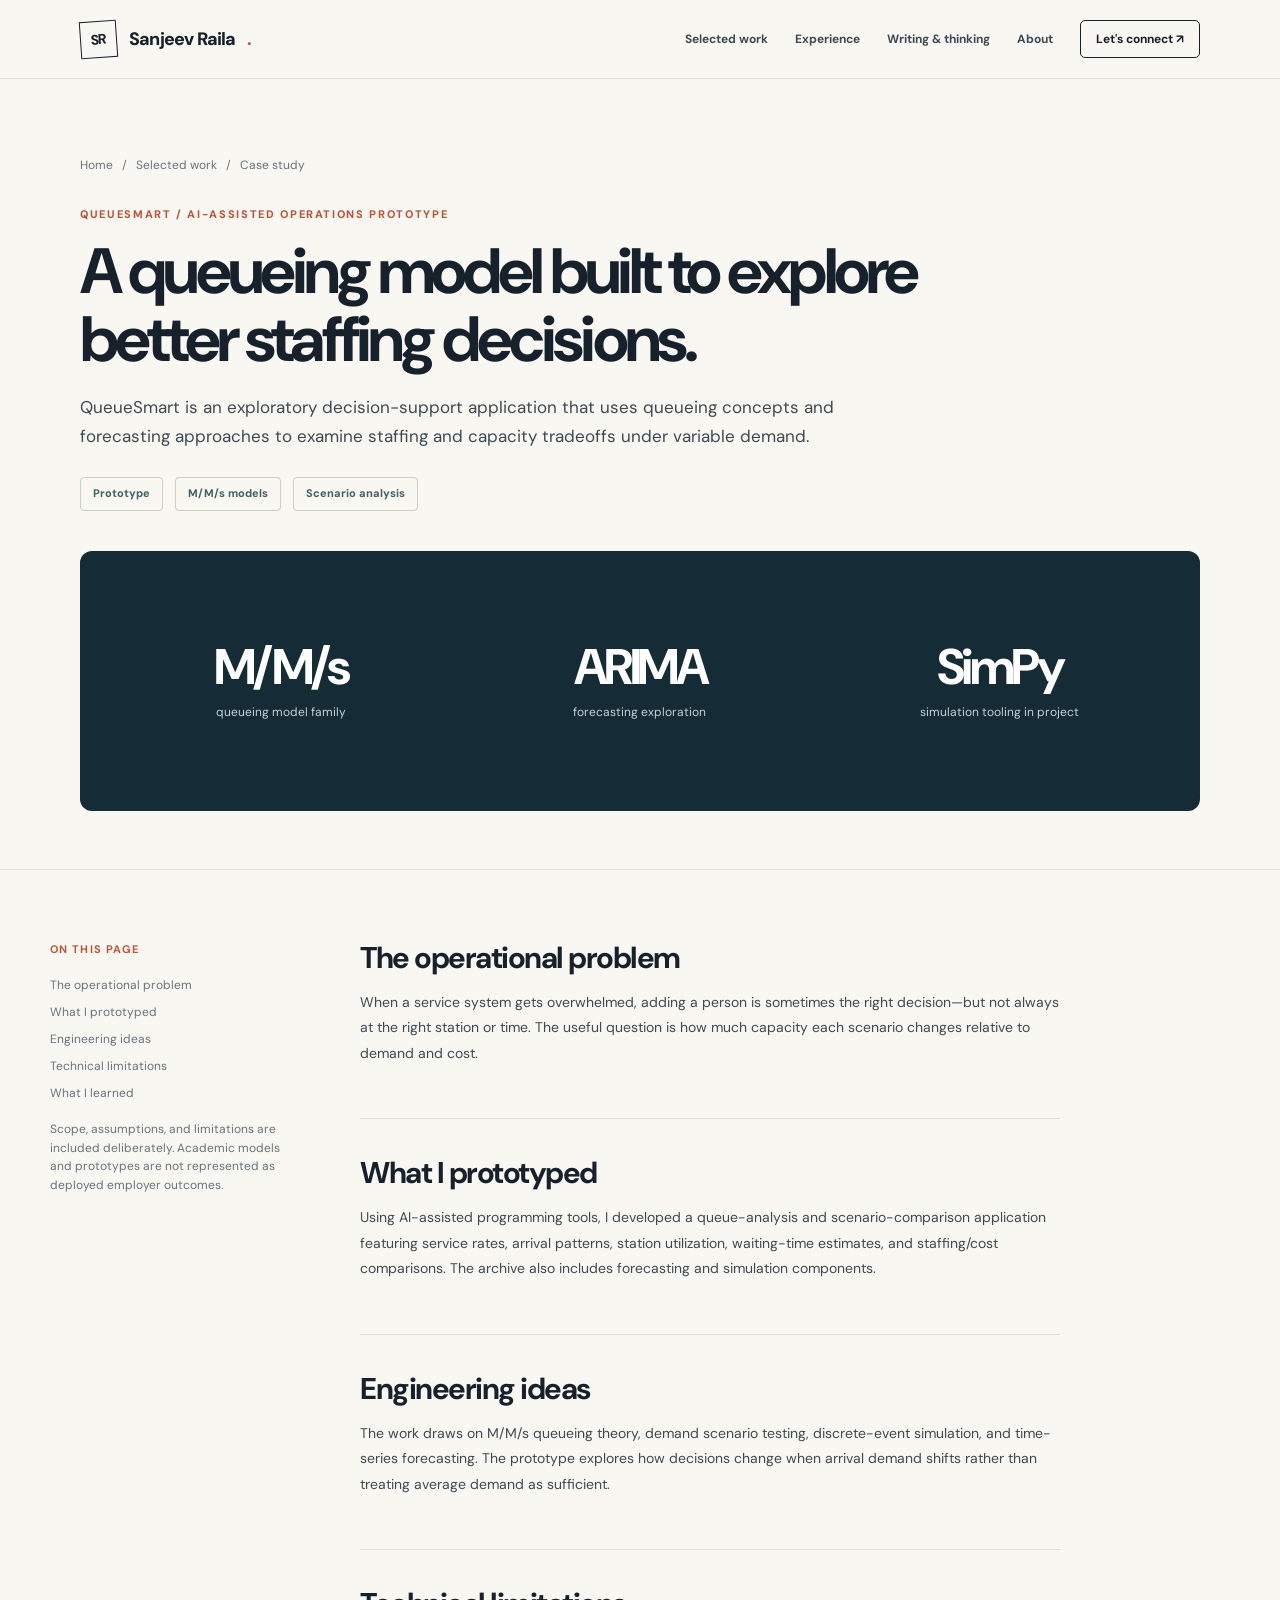
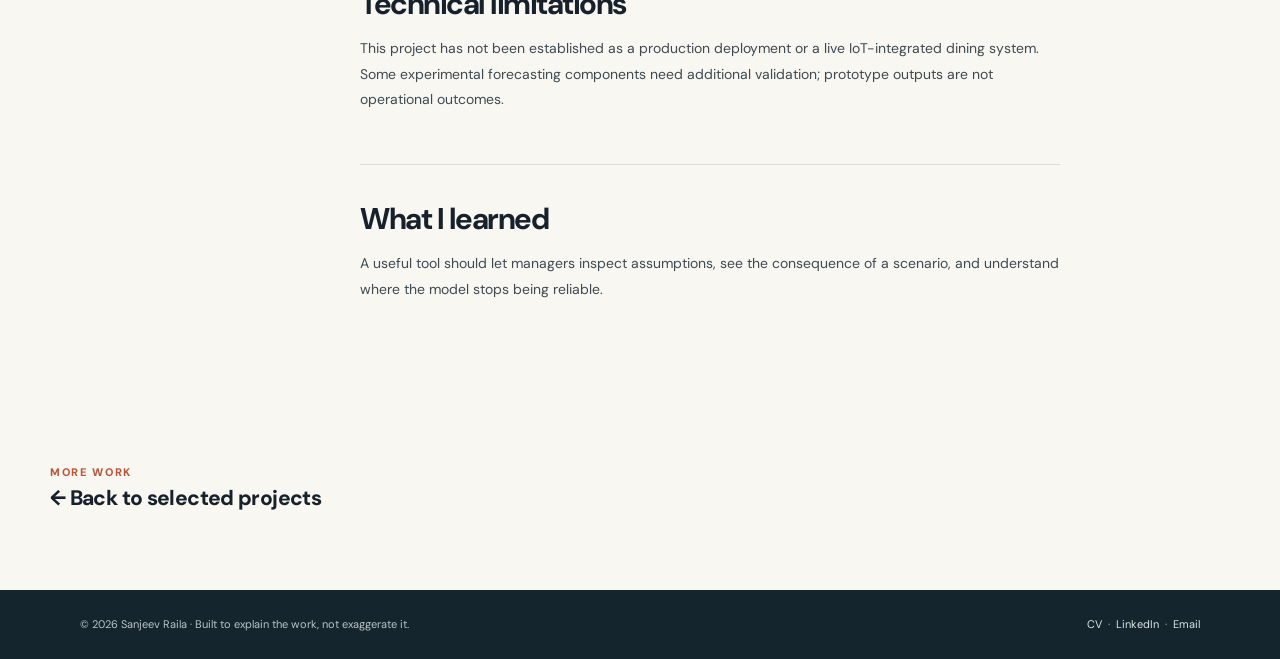
<file: queuesmart.html>
<!doctype html><html lang="en"><head><meta charset="utf-8"><meta name="viewport" content="width=device-width, initial-scale=1"><meta name="theme-color" content="#f8f7f2"><meta name="description" content="QueueSmart is an exploratory decision-support application that uses queueing concepts and forecasting approaches to examine staffing and capacity tradeoffs under variable demand."><title>A queueing model built to explore better staffing decisions. | Sanjeev Raila</title><link rel="icon" type="image/svg+xml" href="favicon.svg"><link rel="stylesheet" href="styles.css"><script defer src="script.js"></script></head><body><a class="skip" href="#main">Skip to content</a><header class="site-header"><div class="container nav-inner"><a class="brand" href="index.html" aria-label="Back to Sanjeev Raila's home page"><span class="monogram">SR</span>Sanjeev Raila<span style="color:#bb5539">.</span></a><button class="menu-button" type="button" data-menu aria-expanded="false" aria-controls="primary-navigation">Menu</button><nav aria-label="Primary"><ul class="nav-links" id="primary-navigation" data-nav><li><a href="index.html#work">Selected work</a></li><li><a href="index.html#experience">Experience</a></li><li><a href="index.html#thinking">Writing &amp; thinking</a></li><li><a href="index.html#about">About</a></li><li><a class="nav-contact" href="index.html#contact">Let's connect ↗</a></li></ul></nav></div></header><main id="main"><section class="case-hero"><div class="container"><div class="breadcrumbs"><a href="index.html">Home</a><span aria-hidden="true">/</span><a href="index.html#work">Selected work</a><span aria-hidden="true">/</span><span>Case study</span></div><div class="eyebrow">QueueSmart / AI-assisted operations prototype</div><h1 class="case-title">A queueing model built to explore better staffing decisions.</h1><p class="case-summary">QueueSmart is an exploratory decision-support application that uses queueing concepts and forecasting approaches to examine staffing and capacity tradeoffs under variable demand.</p><div class="case-meta"><span>Prototype</span><span>M/M/s models</span><span>Scenario analysis</span></div><div class="case-panel"><div class="stat"><strong>M/M/s</strong><span>queueing model family</span></div><div class="stat"><strong>ARIMA</strong><span>forecasting exploration</span></div><div class="stat"><strong>SimPy</strong><span>simulation tooling in project</span></div></div></div></section><div class="container case-columns"><aside class="case-side"><strong>On this page</strong><ul><li><a href="#section-1">The operational problem</a></li><li><a href="#section-2">What I prototyped</a></li><li><a href="#section-3">Engineering ideas</a></li><li><a href="#section-4">Technical limitations</a></li><li><a href="#section-5">What I learned</a></li></ul><p>Scope, assumptions, and limitations are included deliberately. Academic models and prototypes are not represented as deployed employer outcomes.</p></aside><div class="case-body"><section id="section-1"><h2>The operational problem</h2><p>When a service system gets overwhelmed, adding a person is sometimes the right decision—but not always at the right station or time. The useful question is how much capacity each scenario changes relative to demand and cost.</p></section><section id="section-2"><h2>What I prototyped</h2><p>Using AI-assisted programming tools, I developed a queue-analysis and scenario-comparison application featuring service rates, arrival patterns, station utilization, waiting-time estimates, and staffing/cost comparisons. The archive also includes forecasting and simulation components.</p></section><section id="section-3"><h2>Engineering ideas</h2><p>The work draws on M/M/s queueing theory, demand scenario testing, discrete-event simulation, and time-series forecasting. The prototype explores how decisions change when arrival demand shifts rather than treating average demand as sufficient.</p></section><section id="section-4"><h2>Technical limitations</h2><p>This project has not been established as a production deployment or a live IoT-integrated dining system. Some experimental forecasting components need additional validation; prototype outputs are not operational outcomes.</p></section><section id="section-5"><h2>What I learned</h2><p>A useful tool should let managers inspect assumptions, see the consequence of a scenario, and understand where the model stops being reliable.</p></section></div></div><div class="container next-project"><div class="eyebrow">More work</div><a href="index.html#work">← Back to selected projects</a></div></main><footer class="site-footer"><div class="container footer-inner"><span>© <span data-year>2026</span> Sanjeev Raila · Built to explain the work, not exaggerate it.</span><span><a href="Sanjeev_Raila_CV.pdf">CV</a> &nbsp;·&nbsp; <a href="https://www.linkedin.com/in/sanjeev-raila/">LinkedIn</a> &nbsp;·&nbsp; <a href="mailto:sanjeevraila92@gmail.com">Email</a></span></div></footer></body></html>
</file>
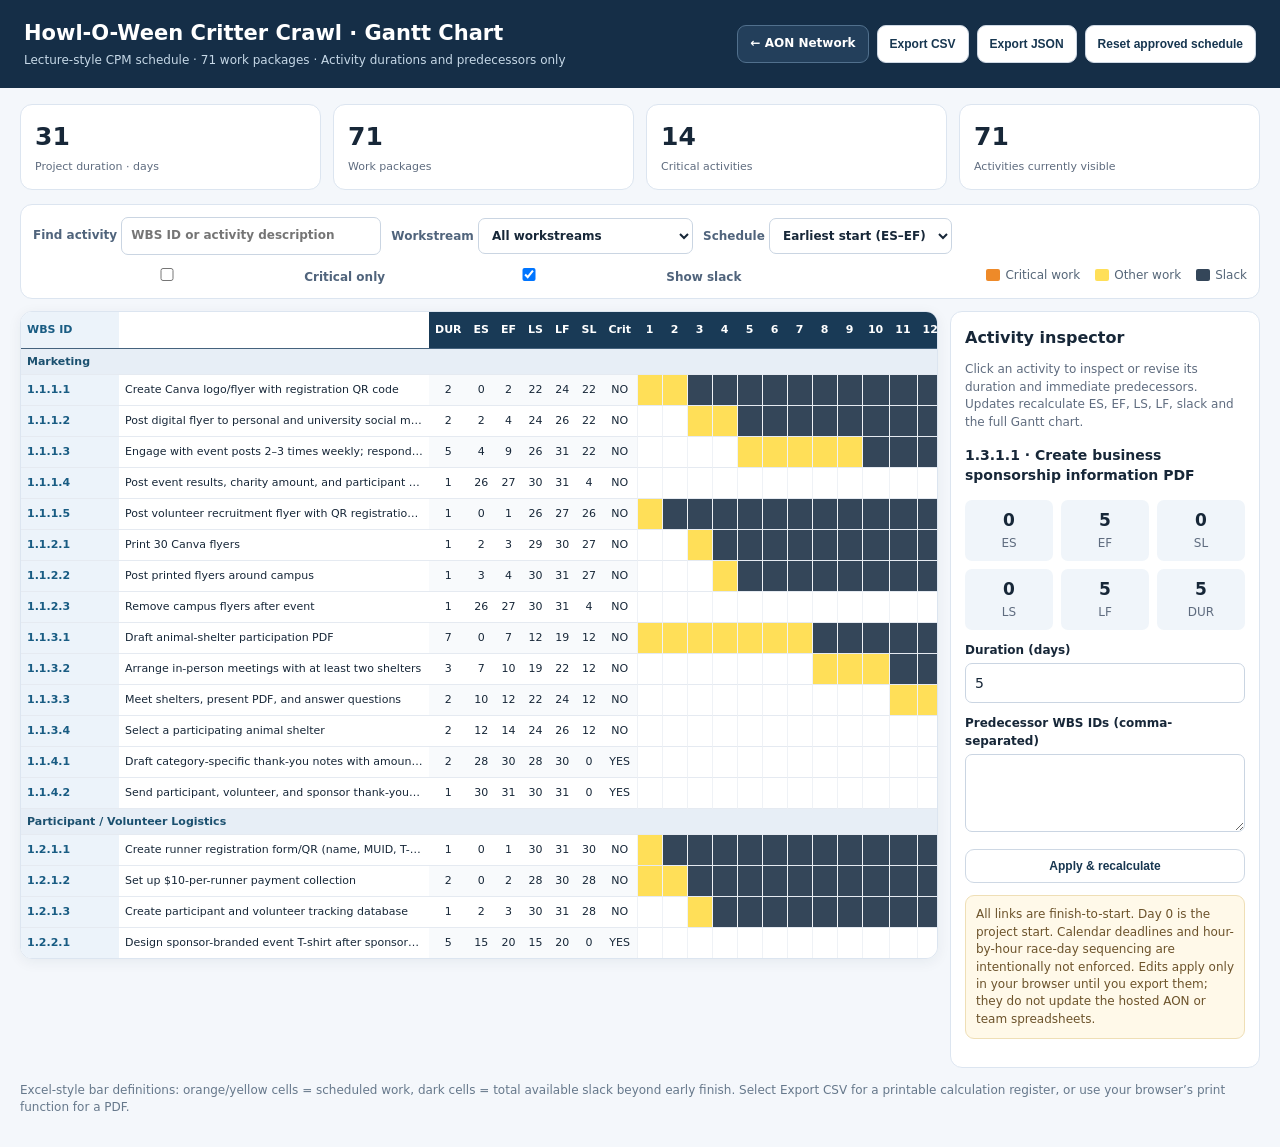
<file: howl-o-ween/gantt.html>
<!doctype html>
<html lang="en"><head><meta charset="utf-8"><meta name="viewport" content="width=device-width,initial-scale=1">
<title>Howl-O-Ween | Interactive Gantt Chart</title>
<style>
:root{--bg:#f4f7fb;--paper:#fff;--ink:#172738;--muted:#5f6c7f;--dark:#152e47;--line:#dce5f0;--critical:#ee8a29;--work:#ffdf58;--slack:#344659;--blue:#0d75a8}
*{box-sizing:border-box}body{margin:0;font:14px/1.45 Inter,system-ui,-apple-system,Segoe UI,sans-serif;color:var(--ink);background:var(--bg)}header{padding:18px 24px;background:var(--dark);color:white;display:flex;justify-content:space-between;gap:18px;align-items:center;flex-wrap:wrap}h1{font-size:21px;margin:0}header p{margin:4px 0 0;color:#c6d8e7;font-size:12px}.links{display:flex;gap:8px;flex-wrap:wrap}button,.nav{border:1px solid #ced8e4;border-radius:9px;background:white;color:#173650;padding:9px 12px;text-decoration:none;font-size:12px;font-weight:700;cursor:pointer}button:hover,.nav:hover{background:#e8f2fa}header .nav{background:#233f5b;border-color:#51708d;color:white}.wrap{padding:16px 20px;max-width:1920px;margin:auto}.summary{display:grid;grid-template-columns:repeat(4,minmax(120px,1fr));gap:12px;margin-bottom:14px}.stat{padding:14px;background:var(--paper);border:1px solid var(--line);border-radius:12px}.stat strong{font-size:25px;display:block}.stat span{font-size:11px;color:var(--muted)}.controls{background:white;border:1px solid var(--line);border-radius:12px;padding:12px;display:flex;flex-wrap:wrap;gap:10px;align-items:center;margin-bottom:12px}.controls input,.controls select,aside input,aside textarea{background:#fff;border:1px solid #cad5e2;border-radius:7px;padding:9px;color:var(--ink);font:inherit}.controls input{width:260px;max-width:100%}.controls select{max-width:215px}.controls label{font-size:12px;color:#50647c;font-weight:700}.legend{display:flex;gap:15px;flex-wrap:wrap;margin-left:auto;font-size:12px;color:#556678}.legend i{display:inline-block;width:14px;height:12px;vertical-align:middle;margin-right:5px;border-radius:2px}.main{display:grid;grid-template-columns:minmax(0,1fr) 310px;gap:12px;align-items:start}.tablebox{background:white;border:1px solid var(--line);border-radius:12px;overflow:auto;max-height:72vh;box-shadow:0 3px 14px #152e4710}table{border-spacing:0;border-collapse:separate;font-size:11px;width:max-content;min-width:100%}th{position:sticky;top:0;z-index:2;background:#193a56;color:white;padding:10px 6px;white-space:nowrap;text-align:center;border-bottom:1px solid #45627d}th.left{text-align:left}td{border-bottom:1px solid #e5eaf1;height:31px;padding:3px 6px;background:#fff}tr:nth-child(2n) td:not(.bar){background:#f8fafc}.fixed{position:sticky;z-index:1}.idcol{left:0;min-width:98px;width:98px;background:#ecf3fa!important;font-weight:800;color:#195c83}.namecol{left:98px;width:310px;min-width:310px;max-width:310px;overflow:hidden;text-overflow:ellipsis;white-space:nowrap;background:#fff!important}.fixedHead{z-index:4}.titleid{color:#2f6e96}.center{text-align:center;font-variant-numeric:tabular-nums}.day{padding:0!important;width:25px;min-width:25px;border-left:1px solid #eff2f6;cursor:pointer}.day.work{background:var(--work)!important}.day.crit{background:var(--critical)!important}.day.slack{background:var(--slack)!important}.day.today{box-shadow:inset 0 0 0 1px #9aaac1}.selected td{outline:1px solid #79b7d5;outline-offset:-1px}.selected .idcol{background:#d2e8f6!important}aside{border:1px solid var(--line);background:white;border-radius:12px;padding:14px;position:sticky;top:16px}aside h3{margin:0 0 8px;font-size:16px}.muted{color:var(--muted);font-size:12px}.kv{display:grid;grid-template-columns:repeat(3,1fr);gap:8px}.kv div{background:#f0f5fa;border-radius:7px;padding:8px;text-align:center}.kv strong{display:block;font-size:17px}aside label{font-size:12px;font-weight:700;display:block;margin:12px 0 4px}aside input,aside textarea{width:100%}aside textarea{resize:vertical;height:78px}.btnrow{display:flex;gap:8px;margin-top:12px}.btnrow button{flex:1}.notice{background:#fff9e9;border:1px solid #efdfb6;border-radius:9px;padding:10px;font-size:12px;color:#6c532b;margin-top:12px}.error{color:#a11e25;font-weight:700}.foot{padding:14px 0;color:#66788b;font-size:12px}.streamhead td{background:#e7eef6!important;font-weight:800;color:#1b506f;height:26px}.printOnly{display:none}@media(max-width:1024px){.main{grid-template-columns:1fr}aside{position:static}.summary{grid-template-columns:repeat(2,1fr)}}@media print{header,.controls,aside,.foot{display:none!important}.wrap{padding:0}.main{display:block}.tablebox{max-height:none;overflow:visible}.printOnly{display:block}table{font-size:8px}.idcol,.namecol{position:static}}
</style></head><body><header><div><h1>Howl-O-Ween Critter Crawl · Gantt Chart</h1><p>Lecture-style CPM schedule · 71 work packages · Activity durations and predecessors only</p></div><div class="links"><a class="nav" href="./">← AON Network</a><button id="download">Export CSV</button><button id="saveJSON">Export JSON</button><button id="reset">Reset approved schedule</button></div></header>
<div class="wrap"><div class="summary"><div class="stat"><strong id="durationStat">31</strong><span>Project duration · days</span></div><div class="stat"><strong id="taskStat">71</strong><span>Work packages</span></div><div class="stat"><strong id="critStat">14</strong><span>Critical activities</span></div><div class="stat"><strong id="visibleStat">71</strong><span>Activities currently visible</span></div></div>
<div class="controls"><label>Find activity <input id="search" placeholder="WBS ID or activity description"></label><label>Workstream <select id="stream"><option value="all">All workstreams</option></select></label><label>Schedule <select id="mode"><option value="early">Earliest start (ES–EF)</option><option value="late">Latest start (LS–LF)</option></select></label><label><input type="checkbox" id="onlyCrit"> Critical only</label><label><input type="checkbox" id="showSlack" checked> Show slack</label><div class="legend"><span><i style="background:var(--critical)"></i>Critical work</span><span><i style="background:var(--work)"></i>Other work</span><span><i style="background:var(--slack)"></i>Slack</span></div></div>
<div class="main"><div class="tablebox" id="tablebox"><table id="table" aria-label="Interactive activity schedule"><thead></thead><tbody></tbody></table></div><aside><h3>Activity inspector</h3><p class="muted">Click an activity to inspect or revise its duration and immediate predecessors. Updates recalculate ES, EF, LS, LF, slack and the full Gantt chart.</p><div id="detail"><p class="muted">Select an activity row to begin.</p></div><div class="notice">All links are finish-to-start. Day 0 is the project start. Calendar deadlines and hour-by-hour race-day sequencing are intentionally not enforced. Edits apply only in your browser until you export them; they do not update the hosted AON or team spreadsheets.</div><p id="error" class="error"></p></aside></div><div class="foot">Excel-style bar definitions: orange/yellow cells = scheduled work, dark cells = total available slack beyond early finish. Select Export CSV for a printable calculation register, or use your browser’s print function for a PDF.</div></div>
<script>
const APPROVED=[{"id": "1.1.1.1", "stream": "Marketing", "group": "Social media marketing", "title": "Create Canva logo/flyer with registration QR code", "duration": 2, "preds": []}, {"id": "1.1.1.2", "stream": "Marketing", "group": "Social media marketing", "title": "Post digital flyer to personal and university social media", "duration": 2, "preds": ["1.1.1.1"]}, {"id": "1.1.1.3", "stream": "Marketing", "group": "Social media marketing", "title": "Engage with event posts 2–3 times weekly; respond to questions", "duration": 5, "preds": ["1.1.1.2"]}, {"id": "1.1.1.4", "stream": "Marketing", "group": "Social media marketing", "title": "Post event results, charity amount, and participant thanks", "duration": 1, "preds": ["1.4.6.6"]}, {"id": "1.1.1.5", "stream": "Marketing", "group": "Social media marketing", "title": "Post volunteer recruitment flyer with QR registration (name, MUID, phone)", "duration": 1, "preds": []}, {"id": "1.1.2.1", "stream": "Marketing", "group": "Flyers / printed materials", "title": "Print 30 Canva flyers", "duration": 1, "preds": ["1.1.1.1"]}, {"id": "1.1.2.2", "stream": "Marketing", "group": "Flyers / printed materials", "title": "Post printed flyers around campus", "duration": 1, "preds": ["1.1.2.1"]}, {"id": "1.1.2.3", "stream": "Marketing", "group": "Flyers / printed materials", "title": "Remove campus flyers after event", "duration": 1, "preds": ["1.4.6.6"]}, {"id": "1.1.3.1", "stream": "Marketing", "group": "Animal shelter partnership", "title": "Draft animal-shelter participation PDF", "duration": 7, "preds": []}, {"id": "1.1.3.2", "stream": "Marketing", "group": "Animal shelter partnership", "title": "Arrange in-person meetings with at least two shelters", "duration": 3, "preds": ["1.1.3.1"]}, {"id": "1.1.3.3", "stream": "Marketing", "group": "Animal shelter partnership", "title": "Meet shelters, present PDF, and answer questions", "duration": 2, "preds": ["1.1.3.1", "1.1.3.2"]}, {"id": "1.1.3.4", "stream": "Marketing", "group": "Animal shelter partnership", "title": "Select a participating animal shelter", "duration": 2, "preds": ["1.1.3.3"]}, {"id": "1.1.4.1", "stream": "Marketing", "group": "Thank-you notes", "title": "Draft category-specific thank-you notes with amount raised", "duration": 2, "preds": ["1.5.2.2"]}, {"id": "1.1.4.2", "stream": "Marketing", "group": "Thank-you notes", "title": "Send participant, volunteer, and sponsor thank-yous by Mon Oct 26", "duration": 1, "preds": ["1.1.4.1"]}, {"id": "1.2.1.1", "stream": "Participant / Volunteer Logistics", "group": "Registration system", "title": "Create runner registration form/QR (name, MUID, T-shirt size)", "duration": 1, "preds": []}, {"id": "1.2.1.2", "stream": "Participant / Volunteer Logistics", "group": "Registration system", "title": "Set up $10-per-runner payment collection", "duration": 2, "preds": []}, {"id": "1.2.1.3", "stream": "Participant / Volunteer Logistics", "group": "Registration system", "title": "Create participant and volunteer tracking database", "duration": 1, "preds": ["1.2.1.2"]}, {"id": "1.2.2.1", "stream": "Participant / Volunteer Logistics", "group": "T-shirt ordering", "title": "Design sponsor-branded event T-shirt after sponsors finalized", "duration": 5, "preds": ["1.3.1.3"]}, {"id": "1.2.2.2", "stream": "Participant / Volunteer Logistics", "group": "T-shirt ordering", "title": "Research T-shirt printers, pricing, and delivery", "duration": 3, "preds": []}, {"id": "1.2.2.3", "stream": "Participant / Volunteer Logistics", "group": "T-shirt ordering", "title": "Select T-shirt printer", "duration": 1, "preds": ["1.2.2.2"]}, {"id": "1.2.2.4", "stream": "Participant / Volunteer Logistics", "group": "T-shirt ordering", "title": "Place T-shirt orders by Oct 6", "duration": 1, "preds": ["1.2.2.1", "1.2.2.3"]}, {"id": "1.2.2.5", "stream": "Participant / Volunteer Logistics", "group": "T-shirt ordering", "title": "Verify delivered shirt quantities and sizes", "duration": 1, "preds": ["1.2.2.4"]}, {"id": "1.3.1.1", "stream": "Fundraising / Sponsors", "group": "Business sponsorships", "title": "Create business sponsorship information PDF", "duration": 5, "preds": []}, {"id": "1.3.1.2", "stream": "Fundraising / Sponsors", "group": "Business sponsorships", "title": "Solicit 10–20 business sponsors; follow up and meet", "duration": 3, "preds": ["1.3.1.1"]}, {"id": "1.3.1.3", "stream": "Fundraising / Sponsors", "group": "Business sponsorships", "title": "Finalize sponsors attending race day", "duration": 7, "preds": ["1.3.1.2"]}, {"id": "1.3.1.4", "stream": "Fundraising / Sponsors", "group": "Business sponsorships", "title": "Finalize total value of sponsor donations", "duration": 2, "preds": ["1.3.1.3"]}, {"id": "1.3.2.1", "stream": "Fundraising / Sponsors", "group": "Food / vendor partnership", "title": "Identify vendors participants will value", "duration": 7, "preds": []}, {"id": "1.3.2.2", "stream": "Fundraising / Sponsors", "group": "Food / vendor partnership", "title": "Create vendor outreach PDF", "duration": 5, "preds": ["1.3.2.1"]}, {"id": "1.3.2.3", "stream": "Fundraising / Sponsors", "group": "Food / vendor partnership", "title": "Invite vendors to participate on race day", "duration": 3, "preds": ["1.3.2.2"]}, {"id": "1.3.2.4", "stream": "Fundraising / Sponsors", "group": "Food / vendor partnership", "title": "Finalize attending vendors", "duration": 7, "preds": ["1.3.2.3"]}, {"id": "1.3.3.1", "stream": "Fundraising / Sponsors", "group": "Sponsor signage", "title": "Design banners with finalized sponsors", "duration": 3, "preds": ["1.3.1.3"]}, {"id": "1.3.3.2", "stream": "Fundraising / Sponsors", "group": "Sponsor signage", "title": "Order banners and sponsor signage", "duration": 2, "preds": ["1.3.3.1"]}, {"id": "1.3.3.3", "stream": "Fundraising / Sponsors", "group": "Sponsor signage", "title": "Choose locations for course and plaza signage", "duration": 3, "preds": ["1.4.1.1"]}, {"id": "1.4.1.1", "stream": "Event Execution", "group": "Race course", "title": "Plan one-mile campus race course", "duration": 7, "preds": ["1.4.1.3"]}, {"id": "1.4.1.2", "stream": "Event Execution", "group": "Race course", "title": "Research permits, road closures, and university policies", "duration": 7, "preds": []}, {"id": "1.4.1.3", "stream": "Event Execution", "group": "Race course", "title": "Submit campus reservation request", "duration": 1, "preds": ["1.4.1.2"]}, {"id": "1.4.1.4", "stream": "Event Execution", "group": "Race course", "title": "Obtain SGA event approval", "duration": 14, "preds": ["1.4.1.3"]}, {"id": "1.4.1.5", "stream": "Event Execution", "group": "Race course", "title": "Submit animals-on-campus permission request", "duration": 1, "preds": ["1.4.1.2"]}, {"id": "1.4.1.6", "stream": "Event Execution", "group": "Race course", "title": "Confirm first-aid vendor and liability waiver", "duration": 4, "preds": ["1.4.1.2"]}, {"id": "1.4.1.7", "stream": "Event Execution", "group": "Race course", "title": "Display sponsor banners along course and Cruz Plaza", "duration": 1, "preds": ["1.3.3.3"]}, {"id": "1.4.2.1", "stream": "Event Execution", "group": "Volunteer coordination", "title": "Create volunteer GroupMe/group chat", "duration": 1, "preds": ["1.1.1.5"]}, {"id": "1.4.2.2", "stream": "Event Execution", "group": "Volunteer coordination", "title": "Assign volunteers to stations", "duration": 2, "preds": ["1.4.2.1"]}, {"id": "1.4.2.3", "stream": "Event Execution", "group": "Volunteer coordination", "title": "Confirm volunteers at stations 15 minutes before race", "duration": 1, "preds": ["1.4.2.2"]}, {"id": "1.4.3.1", "stream": "Event Execution", "group": "Race-day schedule", "title": "Draft initial race-day timetable, parking instructions, and FAQ", "duration": 3, "preds": []}, {"id": "1.4.3.2", "stream": "Event Execution", "group": "Race-day schedule", "title": "Digitally distribute timetable to attendees, volunteers, vendors, sponsors", "duration": 2, "preds": ["1.4.3.1"]}, {"id": "1.4.3.3", "stream": "Event Execution", "group": "Race-day schedule", "title": "Prepare detailed schedule/map showing stations, animal adoption, vendors, restrooms", "duration": 3, "preds": ["1.4.1.1", "1.4.3.1", "1.4.4.1", "1.4.5.1", "1.4.5.2", "1.3.2.4", "1.1.3.4"]}, {"id": "1.4.3.4", "stream": "Event Execution", "group": "Race-day schedule", "title": "Print detailed day-of schedules", "duration": 1, "preds": ["1.4.3.3"]}, {"id": "1.4.3.5", "stream": "Event Execution", "group": "Race-day schedule", "title": "Hand out printed schedules as guests arrive", "duration": 1, "preds": ["1.4.3.4"]}, {"id": "1.4.4.1", "stream": "Event Execution", "group": "Stations / adoption area", "title": "Select course water-station locations", "duration": 2, "preds": ["1.4.1.1"]}, {"id": "1.4.4.2", "stream": "Event Execution", "group": "Stations / adoption area", "title": "Set up first-aid tent near Cruz Plaza", "duration": 1, "preds": []}, {"id": "1.4.4.3", "stream": "Event Execution", "group": "Stations / adoption area", "title": "Set up course water stations", "duration": 1, "preds": ["1.4.1.1"]}, {"id": "1.4.4.4", "stream": "Event Execution", "group": "Stations / adoption area", "title": "Set up sponsor/vendor tables at Cruz Plaza", "duration": 1, "preds": ["1.3.2.4", "1.3.1.3"]}, {"id": "1.4.4.5", "stream": "Event Execution", "group": "Stations / adoption area", "title": "Direct shelter to Cruz Plaza and help set up animal station", "duration": 1, "preds": ["1.4.2.2"]}, {"id": "1.4.5.1", "stream": "Event Execution", "group": "Parking / spectator areas", "title": "Create event parking plan", "duration": 3, "preds": []}, {"id": "1.4.5.2", "stream": "Event Execution", "group": "Parking / spectator areas", "title": "Choose spectator viewing areas", "duration": 3, "preds": ["1.4.1.1"]}, {"id": "1.4.5.3", "stream": "Event Execution", "group": "Parking / spectator areas", "title": "Communicate spectator areas with signage", "duration": 1, "preds": ["1.4.5.2", "1.3.3.2"]}, {"id": "1.4.5.4", "stream": "Event Execution", "group": "Parking / spectator areas", "title": "Determine runner check-in station location", "duration": 1, "preds": ["1.4.1.1"]}, {"id": "1.4.6.1", "stream": "Event Execution", "group": "Starting and finishing the race", "title": "Set up runner check-in station", "duration": 1, "preds": ["1.4.5.4"]}, {"id": "1.4.6.2", "stream": "Event Execution", "group": "Starting and finishing the race", "title": "Check in runners 9:00–9:45 a.m. (revised from 10:00)", "duration": 1, "preds": ["1.4.6.1"]}, {"id": "1.4.6.3", "stream": "Event Execution", "group": "Starting and finishing the race", "title": "Distribute T-shirts during check-in", "duration": 1, "preds": ["1.4.6.1", "1.2.2.5"]}, {"id": "1.4.6.4", "stream": "Event Execution", "group": "Starting and finishing the race", "title": "Line up runners at start line by 9:50 a.m.", "duration": 1, "preds": ["1.4.6.2", "1.4.6.3"]}, {"id": "1.4.6.5", "stream": "Event Execution", "group": "Starting and finishing the race", "title": "Blow horn to start race at 10:00 a.m.", "duration": 1, "preds": ["1.4.6.4"]}, {"id": "1.4.6.6", "stream": "Event Execution", "group": "Starting and finishing the race", "title": "Conclude event at noon", "duration": 1, "preds": ["1.4.6.5"]}, {"id": "1.5.1.1", "stream": "Project Closeout", "group": "Cleanup", "title": "Remove signs by 2:00 p.m. on event day", "duration": 1, "preds": ["1.4.6.6"]}, {"id": "1.5.1.2", "stream": "Project Closeout", "group": "Cleanup", "title": "Dismantle sponsor/vendor tables by 2:00 p.m.", "duration": 2, "preds": ["1.4.6.6"]}, {"id": "1.5.1.3", "stream": "Project Closeout", "group": "Cleanup", "title": "Remove water stations by 2:00 p.m.", "duration": 1, "preds": ["1.4.6.6"]}, {"id": "1.5.1.4", "stream": "Project Closeout", "group": "Cleanup", "title": "Help animal shelter pack station and transport animals", "duration": 2, "preds": ["1.4.6.6"]}, {"id": "1.5.2.1", "stream": "Project Closeout", "group": "Final data / report", "title": "Transfer donation to shelter", "duration": 3, "preds": ["1.5.2.2"]}, {"id": "1.5.2.2", "stream": "Project Closeout", "group": "Final data / report", "title": "Compile final attendance and donation amounts", "duration": 2, "preds": ["1.4.6.6", "1.3.1.4"]}, {"id": "1.5.2.3", "stream": "Project Closeout", "group": "Final data / report", "title": "Hold team debrief and record lessons learned", "duration": 1, "preds": ["1.4.6.6"]}, {"id": "1.5.2.4", "stream": "Project Closeout", "group": "Final data / report", "title": "Submit final project report", "duration": 2, "preds": ["1.5.2.3"]}];
const $=id=>document.getElementById(id);
let tasks=JSON.parse(JSON.stringify(APPROVED)), state=null, selected='1.3.1.1';
const fmt=x=>Number.isInteger(x)?String(x):x.toFixed(1);
function calc(list){const by=new Map(list.map(t=>[t.id,t])),suc=new Map(list.map(t=>[t.id,[]])),degree=new Map();for(const t of list){if(!Number.isFinite(+t.duration)||+t.duration<0)throw Error('Invalid duration: '+t.id);degree.set(t.id,t.preds.length);for(const p of t.preds){if(!by.has(p))throw Error(t.id+' has unknown predecessor '+p);if(p===t.id)throw Error('A task cannot depend on itself: '+p);suc.get(p).push(t.id)}}let q=list.filter(t=>degree.get(t.id)===0).map(t=>t.id).sort(),order=[];while(q.length){const id=q.shift();order.push(id);for(const to of suc.get(id)){degree.set(to,degree.get(to)-1);if(degree.get(to)===0)q.push(to)}q.sort()}if(order.length!==list.length)throw Error('Circular predecessor relationship detected');let time={};for(const id of order){let t=by.get(id),es=Math.max(0,...t.preds.map(p=>time[p].EF));time[id]={ES:es,EF:es+Number(t.duration)}}let duration=Math.max(0,...Object.values(time).map(v=>v.EF));for(const id of [...order].reverse()){let next=suc.get(id),lf=next.length?Math.min(...next.map(n=>time[n].LS)):duration,ls=lf-Number(by.get(id).duration);Object.assign(time[id],{LS:ls,LF:lf,SL:Math.max(0,ls-time[id].ES)})}return{time,duration,order,critical:order.filter(id=>time[id].SL===0).length}}
function render(){let q=$('search').value.toLowerCase().trim(),s=$('stream').value,only=$('onlyCrit').checked,mode=$('mode').value,slack=$('showSlack').checked;const by=new Map(tasks.map(t=>[t.id,t]));const rows=tasks.filter(t=>(s==='all'||t.stream===s)&&(!only||state.time[t.id].SL===0)&&(!q||(t.id+' '+t.title+' '+t.group+' '+t.stream).toLowerCase().includes(q)));$('visibleStat').textContent=rows.length;let dayCount=Math.ceil(state.duration);let thead=$('table').querySelector('thead');thead.replaceChildren();let h=document.createElement('tr');['WBS ID','Activity / work package','DUR','ES','EF','LS','LF','SL','Crit'].forEach((x,i)=>{let th=document.createElement('th');th.textContent=x;if(i===0){th.className='fixed fixedHead idcol left'}if(i===1){th.className='fixed fixedHead namecol left'}h.append(th)});for(let i=1;i<=dayCount;i++){let th=document.createElement('th');th.textContent=i;h.append(th)}thead.append(h);let body=$('table').querySelector('tbody');body.replaceChildren();let last='';for(let t of rows){if(t.stream!==last){last=t.stream;let band=document.createElement('tr');band.className='streamhead';let td=document.createElement('td');td.colSpan=9+dayCount;td.textContent=t.stream;band.append(td);body.append(band)}let d=state.time[t.id],tr=document.createElement('tr');tr.className=t.id===selected?'selected':'';const cells=[t.id,t.title,t.duration,d.ES,d.EF,d.LS,d.LF,d.SL,d.SL===0?'YES':'NO'];for(let i=0;i<cells.length;i++){let td=document.createElement('td');td.textContent=cells[i];td.title=i===1?t.title:'';td.className=(i===0?'fixed idcol':i===1?'fixed namecol':'center');tr.append(td)}for(let day=1;day<=dayCount;day++){let td=document.createElement('td');td.className='day bar';let start=mode==='early'?d.ES:d.LS,end=mode==='early'?d.EF:d.LF;if(day>start && day<=end)td.classList.add(d.SL===0?'crit':'work');else if(slack && mode==='early'&&day>d.EF&&day<=d.LF)td.classList.add('slack');else if(slack && mode==='late'&&day>d.ES&&day<=d.LS)td.classList.add('slack');td.title=t.id+' · day '+day;tr.append(td)}tr.onclick=()=>{selected=t.id;drawInspector();render()};body.append(tr)}$('taskStat').textContent=tasks.length;$('durationStat').textContent=fmt(state.duration);$('critStat').textContent=state.critical}
function drawInspector(){let t=tasks.find(t=>t.id===selected);if(!t)return;let d=state.time[t.id],detail=$('detail');detail.replaceChildren();let title=document.createElement('p');title.style.fontWeight='800';title.textContent=t.id+' · '+t.title;detail.append(title);let kv=document.createElement('div');kv.className='kv';for(let [key,value] of [['ES',d.ES],['EF',d.EF],['SL',d.SL],['LS',d.LS],['LF',d.LF],['DUR',t.duration]]){let x=document.createElement('div');x.innerHTML='<strong>'+fmt(value)+'</strong><span class="muted">'+key+'</span>';kv.append(x)}detail.append(kv);let lbl=document.createElement('label');lbl.textContent='Duration (days)';detail.append(lbl);let input=document.createElement('input');input.id='editorDuration';input.type='number';input.min='0';input.step='1';input.value=t.duration;detail.append(input);lbl=document.createElement('label');lbl.textContent='Predecessor WBS IDs (comma-separated)';detail.append(lbl);let pred=document.createElement('textarea');pred.id='editorPred';pred.value=t.preds.join(', ');detail.append(pred);let btn=document.createElement('div');btn.className='btnrow';let apply=document.createElement('button');apply.textContent='Apply & recalculate';apply.onclick=()=>{let newList=tasks.map(x=>({...x,preds:[...x.preds]}));let u=newList.find(x=>x.id===selected);u.duration=+input.value;u.preds=[...new Set(pred.value.split(',').map(s=>s.trim()).filter(Boolean))];try{let result=calc(newList);tasks=newList;state=result;$('error').textContent='';render();drawInspector()}catch(e){$('error').textContent=e.message}};btn.append(apply);detail.append(btn)}
function download(name,text,mime){let a=document.createElement('a');a.href=URL.createObjectURL(new Blob([text],{type:mime}));a.download=name;a.click();setTimeout(()=>URL.revokeObjectURL(a.href),1000)}
$('download').onclick=()=>{let arr=[['WBS ID','Workstream','Activity','Predecessors','Duration','ES','EF','LS','LF','Slack','Critical']];for(const t of tasks){let d=state.time[t.id];arr.push([t.id,t.stream,t.title,t.preds.join('; '),t.duration,d.ES,d.EF,d.LS,d.LF,d.SL,d.SL===0?'YES':'NO'])}download('Howl_O_Ween_Gantt_CPM.csv',arr.map(row=>row.map(v=>'"'+String(v).replaceAll('"','""')+'"').join(',')).join('\n'),'text/csv')};
$('saveJSON').onclick=()=>download('Howl_O_Ween_Gantt_Edits.json',JSON.stringify(tasks,null,2),'application/json');
$('reset').onclick=()=>{if(!confirm('Restore the approved 71-activity schedule?'))return;tasks=JSON.parse(JSON.stringify(APPROVED));state=calc(tasks);render();drawInspector();$('error').textContent=''};
for(let id of ['search','stream','mode','onlyCrit','showSlack'])$(id).addEventListener(id==='search'?'input':'change',render);
const streams=[...new Set(tasks.map(t=>t.stream))];for(const stream of streams){let opt=document.createElement('option');opt.value=stream;opt.textContent=stream;$('stream').append(opt)}
state=calc(tasks);render();drawInspector();
</script></body></html>
</file>
<file: styles.css>
@import url('https://fonts.googleapis.com/css2?family=DM+Sans:wght@400;500;600;700;800&family=Instrument+Serif:ital@0;1&display=swap');
:root{--bg:#f8f7f2;--panel:#fffefa;--ink:#17212b;--ink-2:#3e4a51;--muted:#67747a;--line:#dcded8;--soft:#eaece7;--accent:#bb5539;--teal:#135d60;--midnight:#152b35;--highlight:#e6c8ad;--max:1180px;--radius:17px;--shadow:0 20px 44px rgba(23,33,43,.07)}
*{box-sizing:border-box}html{scroll-behavior:smooth;scroll-padding-top:95px}body{margin:0;background:var(--bg);color:var(--ink);font-family:'DM Sans',Inter,system-ui,-apple-system,BlinkMacSystemFont,'Segoe UI',sans-serif;line-height:1.58;font-size:15px}a{color:inherit}button{font:inherit}img{max-width:100%;height:auto}.serif{font-family:'Instrument Serif',Georgia,'Times New Roman',serif;font-weight:400}.container{max-width:var(--max);padding:0 30px;margin:0 auto}.eyebrow{text-transform:uppercase;letter-spacing:.15em;font-size:11px;font-weight:800;color:var(--accent)}.subtle{color:var(--muted)}.muted{color:var(--muted)}.small{font-size:13px}.tiny{font-size:11px}.skip{position:absolute;top:-60px;left:18px;background:var(--ink);color:white;padding:12px;z-index:200}.skip:focus{top:12px}a:focus-visible,button:focus-visible{outline:3px solid #cd7e56;outline-offset:3px}.site-header{height:79px;background:rgba(248,247,242,.95);border-bottom:1px solid var(--line);position:sticky;top:0;z-index:40;backdrop-filter:blur(18px)}.nav-inner{height:100%;display:flex;align-items:center;justify-content:space-between;gap:25px}.brand{text-decoration:none;display:flex;align-items:center;gap:12px;font-weight:800;letter-spacing:-.045em;font-size:18px;white-space:nowrap}.monogram{height:37px;width:37px;border:1.5px solid var(--ink);display:grid;place-items:center;font-size:14px;letter-spacing:-.08em;font-weight:800;transform:rotate(-4deg)}.nav-links{display:flex;list-style:none;align-items:center;gap:27px;margin:0;padding:0}.nav-links a{font-size:12px;text-decoration:none;font-weight:700;color:var(--ink-2);transition:color .2s}.nav-links a:hover,.text-link:hover{color:var(--accent)}.nav-contact{border:1px solid var(--ink)!important;padding:10px 15px;border-radius:5px;color:var(--ink)!important}.nav-contact:hover{background:var(--ink);color:#fff!important}.menu-button{display:none;border:1px solid var(--line);background:var(--bg);padding:8px 10px;border-radius:4px}.hero{position:relative;overflow:hidden;padding:94px 0 75px}.hero:before{content:"";position:absolute;width:600px;height:600px;border:1px solid rgba(23,33,43,.08);border-radius:50%;left:-320px;top:-140px;pointer-events:none}.hero-grid{display:grid;grid-template-columns:minmax(0,1.08fr) minmax(340px,.92fr);gap:55px;align-items:center}.hero-title{font-size:clamp(45px,5vw,74px);line-height:1.045;letter-spacing:-.065em;margin:26px 0 22px;font-weight:800}.hero-title .serif{font-size:1.03em;font-style:italic;letter-spacing:-.035em;color:var(--accent)}.hero-copy{font-size:16px;line-height:1.75;color:var(--ink-2);max-width:550px}.hero-copy strong{color:var(--ink)}.hero-actions{display:flex;gap:13px;flex-wrap:wrap;align-items:center;margin:31px 0 30px}.button{display:inline-flex;align-items:center;justify-content:center;gap:10px;text-decoration:none;font-weight:800;font-size:12px;letter-spacing:.005em;padding:14px 20px;border-radius:5px;transition:transform .2s,background .2s,border-color .2s}.button:hover{transform:translateY(-2px)}.button-dark{background:var(--ink);color:white}.button-dark:hover{background:var(--teal)}.button-outline{border:1px solid #89949a;background:transparent}.button-outline:hover{border-color:var(--ink)}.button-soft{background:#f1f3ee;border:1px solid var(--line)}.hero-foot{display:flex;flex-wrap:wrap;align-items:center;gap:10px 19px;font-size:12px;color:var(--muted)}.hero-foot span{display:inline-flex;align-items:center;gap:8px}.hero-foot i{width:7px;height:7px;background:#498477;border-radius:50%;display:inline-block}.system-board{position:relative;background:var(--midnight);color:#eaf1ed;border-radius:8px;min-height:515px;padding:31px;box-shadow:0 25px 60px rgba(23,33,43,.16);overflow:hidden}.system-board:after{content:"";position:absolute;inset:0;opacity:.13;background-image:linear-gradient(transparent 23px,#90a5a6 24px),linear-gradient(90deg,transparent 23px,#90a5a6 24px);background-size:24px 24px;mask-image:linear-gradient(180deg,transparent 0,#000 45%,#000 100%);pointer-events:none}.board-top,.board-bottom,.board-process{position:relative;z-index:1}.board-top{display:flex;justify-content:space-between;align-items:start}.board-kicker{font-size:10px;letter-spacing:.18em;color:#9cb4b7;text-transform:uppercase;font-weight:800}.board-stamp{border:1px solid #607881;color:#a9c0c4;border-radius:50%;font-size:11px;width:34px;height:34px;display:grid;place-items:center}.board-title{font-family:'Instrument Serif',Georgia,serif;font-size:42px;line-height:1.08;margin:23px 0 24px}.board-process{border-top:1px solid #5d7079;padding-top:22px;display:grid;grid-template-columns:repeat(4,1fr);gap:7px}.flow-node{min-height:115px;border-top:2px solid #7c9295;padding:13px 5px 0}.flow-node:first-child{border-color:#f2b583}.flow-step{font-size:10px;color:#93acb2}.flow-label{font-size:13px;font-weight:800;margin-top:7px;line-height:1.25}.flow-desc{font-size:10px;color:#b4c2c5;margin-top:8px;line-height:1.35}.board-bottom{margin-top:35px;display:grid;grid-template-columns:repeat(3,1fr);border-top:1px solid #5d7079;padding-top:22px;gap:16px}.board-metric strong{display:block;color:#fff;font-size:28px;line-height:1.1;letter-spacing:-.045em}.board-metric span{display:block;color:#adbdc0;font-size:10px;margin-top:8px;line-height:1.4}.stripe{height:7px;background:linear-gradient(90deg,var(--accent) 0 35%,#dcb38c 35% 49%,var(--teal) 49% 77%,#d8dfd5 77% 100%)}.proof-strip{background:#ebeee9;border-bottom:1px solid var(--line);padding:22px 0}.proof-grid{display:flex;align-items:center;justify-content:space-between;gap:20px;flex-wrap:wrap}.proof-label{font-size:11px;text-transform:uppercase;font-weight:800;letter-spacing:.12em;color:var(--teal)}.proof-items{display:flex;gap:15px 27px;flex-wrap:wrap;color:#46565a;font-size:12px;font-weight:700}.proof-items span:before{content:'◆';font-size:8px;margin-right:10px;color:var(--accent)}.section{padding:93px 0}.section-head{display:flex;align-items:end;justify-content:space-between;gap:25px;margin-bottom:34px}.section-title{font-size:clamp(33px,3.2vw,49px);letter-spacing:-.06em;line-height:1.08;margin:12px 0 0;font-weight:800}.section-intro{color:var(--muted);max-width:390px;font-size:13px}.project-filters{display:flex;gap:7px;flex-wrap:wrap;margin-bottom:23px}.filter{background:transparent;border:1px solid #d2d7d0;color:#59686a;padding:9px 14px;font-size:11px;font-weight:800;cursor:pointer;border-radius:4px}.filter[aria-pressed="true"],.filter:hover{background:var(--ink);color:#fff;border-color:var(--ink)}.work-grid{display:grid;grid-template-columns:repeat(12,1fr);gap:17px;align-items:stretch}.project-card{grid-column:span 4;background:var(--panel);border:1px solid var(--line);border-radius:var(--radius);min-height:400px;display:flex;flex-direction:column;overflow:hidden;box-shadow:0 3px 12px rgba(30,45,50,.025);transition:transform .25s,box-shadow .25s}.project-card:hover{transform:translateY(-4px);box-shadow:var(--shadow)}.project-card.feature{grid-column:span 6}.project-card[hidden]{display:none!important}.card-art{height:167px;background:var(--soft);position:relative;overflow:hidden;border-bottom:1px solid var(--line)}.feature .card-art{height:203px}.card-art:after{content:"";position:absolute;inset:0;background:radial-gradient(circle at 75% 25%,rgba(255,255,255,.25),transparent 56%);pointer-events:none}.card-art.orange{background:#e9dfd4}.card-art.blue{background:#dce7e7}.card-art.green{background:#dfe8de}.card-art.sand{background:#eae5d5}.card-art.ink{background:#263a46;color:#dce8e6}.card-art.peach{background:#f2e2dc}.card-art.purple{background:#e6e2ed}.art-label{position:absolute;top:15px;left:20px;z-index:1;color:#42545b;font-size:10px;text-transform:uppercase;letter-spacing:.11em;font-weight:800}.ink .art-label{color:#b9cacb}.art-diagram{position:absolute;bottom:18px;left:20px;right:20px;height:112px;display:flex;align-items:end;gap:8px}.art-step{height:52px;display:grid;place-items:center;flex:1;border:1px solid #849996;border-radius:5px;font-size:11px;font-weight:800;color:#2a5457;background:rgba(255,255,255,.45)}.art-step.alt{height:89px;background:rgba(255,255,255,.64)}.art-arrow{color:#2b7172;align-self:center;font-size:16px}.art-graph{position:absolute;bottom:13px;left:18px;right:18px;top:42px}.art-bars{display:flex;align-items:end;height:100%;gap:11px;padding:0 15px}.art-bars span{width:15%;border-radius:5px 5px 0 0;background:#3a7778;opacity:.78}.art-bars span:nth-child(even){background:#c77651}.art-grid{position:absolute;inset:0;background:repeating-linear-gradient(to bottom,transparent 0 25px,rgba(25,64,68,.12) 26px 27px)}.art-tiles{position:absolute;top:49px;left:20px;right:20px;bottom:14px;display:grid;grid-template-columns:repeat(3,1fr);gap:8px}.art-tiles span{display:grid;place-items:center;background:rgba(255,255,255,.56);border:1px solid #afc2b8;border-radius:5px;color:#335e54;font-weight:800;font-size:21px}.art-mini-grid{position:absolute;top:51px;left:18px;right:18px;bottom:14px;display:grid;grid-template-columns:1fr 1fr;gap:10px}.art-mini-grid div{border:1px solid #76878a;background:rgba(255,255,255,.13);border-radius:5px;padding:10px}.art-mini-grid strong{font-size:25px;display:block;line-height:1.3}.art-mini-grid span{font-size:10px;color:#c2d0d0}.art-wave{position:absolute;inset:30px 13px 10px}.art-wave svg{width:100%;height:100%}.art-quote{position:absolute;inset:48px 20px auto;font-family:'Instrument Serif',Georgia,serif;font-size:33px;line-height:1.03;color:#6c4848}.card-body{padding:24px 23px 23px;display:flex;flex-direction:column;flex:1}.card-topline{display:flex;align-items:center;justify-content:space-between;gap:9px;margin-bottom:12px}.kind{font-size:10px;letter-spacing:.08em;text-transform:uppercase;color:var(--teal);font-weight:800}.period{font-size:10px;color:var(--muted);white-space:nowrap}.card-body h3{font-size:20px;letter-spacing:-.035em;line-height:1.19;margin:0 0 10px;font-weight:800}.card-body p{color:#58656a;font-size:12.5px;line-height:1.62;margin:0 0 17px}.card-foot{display:flex;align-items:center;justify-content:space-between;gap:8px;margin-top:auto;border-top:1px solid var(--line);padding-top:17px}.tags{display:flex;flex-wrap:wrap;gap:6px}.tags span{font-size:10px;background:#f0f1ed;border-radius:3px;padding:5px 7px;color:#536066;font-weight:700}.text-link{display:inline-flex;gap:8px;align-items:center;text-decoration:none;font-size:11px;font-weight:800;white-space:nowrap;color:var(--ink)}.asterisk{font-size:11px;color:var(--muted);margin-top:18px}.dark-section{background:#1d303a;color:#edf1ee;position:relative}.dark-section .eyebrow{color:#d7a98e}.dark-section .section-title{color:#fafaf7}.dark-section .section-intro{color:#b9c8c9}.exp-stack{border-top:1px solid #49626a;margin-top:35px}.exp-row{display:grid;grid-template-columns:195px 1fr 155px;gap:30px;align-items:start;border-bottom:1px solid #49626a;padding:30px 0}.exp-time{font-size:12px;color:#b9c7c9}.exp-content h3{font-size:20px;margin:0 0 5px}.exp-content .role{font-size:12px;color:#b6cbca;margin-bottom:10px}.exp-content p{font-size:13px;max-width:710px;color:#ced9d8;margin:0}.exp-index{font-family:'Instrument Serif',Georgia,serif;font-size:48px;color:#6c8388;line-height:1;justify-self:end}.approach-grid{display:grid;grid-template-columns:repeat(3,1fr);gap:17px;margin-top:35px}.approach-item{border-left:2px solid var(--accent);padding:3px 22px 3px 21px}.approach-index{font-size:12px;color:var(--teal);font-weight:800}.approach-item h3{font-size:20px;margin:10px 0 9px;letter-spacing:-.03em}.approach-item p{font-size:13px;color:var(--muted);margin:0}.notes-grid{display:grid;grid-template-columns:repeat(3,1fr);gap:17px}.note{background:var(--panel);border:1px solid var(--line);padding:27px;min-height:270px;display:flex;flex-direction:column;border-radius:var(--radius)}.note .note-num{font-family:'Instrument Serif',Georgia,serif;font-size:42px;line-height:1;color:#bd7357}.note h3{font-size:20px;line-height:1.21;margin:18px 0 10px;letter-spacing:-.04em}.note p{font-size:12.5px;color:var(--muted);margin:0 0 22px}.note a{margin-top:auto}.about-grid{display:grid;grid-template-columns:1fr 1fr;gap:75px}.about-title{font-size:37px;letter-spacing:-.045em;line-height:1.15;margin:12px 0 21px}.about-copy{color:var(--ink-2);font-size:14px;line-height:1.9}.credential-list{padding:0;margin:2px 0 0;list-style:none}.credential-list li{padding:17px 0;border-bottom:1px solid var(--line);display:flex;justify-content:space-between;gap:20px}.credential-list strong{font-size:13px}.credential-list span{font-size:12px;color:var(--muted);text-align:right}.contact-section{background:#e5ebe5;border-top:1px solid #d2d9d1;padding:80px 0}.contact-grid{display:flex;align-items:center;justify-content:space-between;gap:30px}.contact-title{font-size:clamp(40px,5.2vw,67px);letter-spacing:-.065em;line-height:1.05;margin:13px 0 14px}.contact-copy{color:#516063;max-width:560px;font-size:14px}.contact-actions{display:flex;gap:12px;flex-wrap:wrap;justify-content:flex-end}.site-footer{background:#15252e;color:#b9c6c6;padding:26px 0}.footer-inner{display:flex;justify-content:space-between;gap:14px;align-items:center;font-size:11px}.footer-inner a{color:#dce8e5;text-decoration:none}.footer-inner a:hover{text-decoration:underline}
/* case studies */
.case-hero{padding:77px 0 58px;border-bottom:1px solid var(--line)}.breadcrumbs{display:flex;gap:9px;align-items:center;color:var(--muted);font-size:12px;margin-bottom:31px}.breadcrumbs a{text-decoration:none}.breadcrumbs a:hover{color:var(--accent)}.case-title{font-size:clamp(42px,5vw,70px);line-height:1.05;letter-spacing:-.06em;max-width:900px;margin:15px 0 20px}.case-summary{max-width:800px;color:var(--ink-2);font-size:17px;line-height:1.7}.case-meta{display:flex;flex-wrap:wrap;gap:12px;margin-top:27px}.case-meta span{border:1px solid #c7cfc8;padding:7px 12px;border-radius:4px;font-size:11px;font-weight:800;color:#456366}.case-panel{margin-top:40px;border-radius:12px;background:var(--midnight);color:#fff;min-height:260px;display:flex;align-items:center;justify-content:space-around;padding:35px;gap:28px}.case-panel .stat{flex:1;text-align:center}.case-panel .stat strong{font-size:50px;line-height:1.1;letter-spacing:-.07em;display:block}.case-panel .stat span{font-size:12px;color:#c1d4d4;margin-top:8px;display:block}.case-columns{display:grid;grid-template-columns:240px minmax(0,700px);gap:70px;padding:70px 0}.case-side{font-size:12px;color:var(--muted);position:sticky;top:110px;align-self:start}.case-side strong{font-size:11px;text-transform:uppercase;color:var(--accent);letter-spacing:.1em}.case-side ul{list-style:none;padding:0;margin:17px 0}.case-side li{margin-bottom:8px}.case-side a{text-decoration:none}.case-side a:hover{color:var(--accent)}.case-body section{padding:0 0 38px;margin-bottom:36px;border-bottom:1px solid var(--line)}.case-body section:last-child{border:0;margin-bottom:0}.case-body h2{font-size:30px;letter-spacing:-.05em;line-height:1.2;margin:0 0 14px}.case-body h3{font-size:16px;margin:20px 0 6px}.case-body p,.case-body li{font-size:14px;color:var(--ink-2);line-height:1.82}.case-body ul{padding-left:19px}.case-note{padding:22px 26px;border-left:3px solid var(--accent);background:#eef0eb;margin:23px 0;border-radius:0 6px 6px 0}.case-note p{margin:0}.next-project{padding:40px 0 75px}.next-project a{font-size:21px;font-weight:800;text-decoration:none;letter-spacing:-.03em}.next-project a:hover{color:var(--accent)}
@media (max-width:1000px){.hero-grid{gap:25px;grid-template-columns:1.05fr .95fr}.hero-title{font-size:55px}.system-board{min-height:470px;padding:23px}.board-title{font-size:34px}.board-process{grid-template-columns:repeat(2,1fr);gap:12px}.flow-node{min-height:68px}.flow-desc{display:none}.board-bottom{margin-top:20px}.board-metric strong{font-size:24px}.project-card{grid-column:span 6}.exp-row{grid-template-columns:155px 1fr 50px;gap:20px}.about-grid{gap:40px}}
@media (max-width:760px){.container{padding:0 19px}.site-header{height:65px}.menu-button{display:block}.nav-links{display:none;position:absolute;left:0;right:0;top:65px;flex-direction:column;align-items:stretch;background:var(--bg);padding:16px 24px 24px;border-bottom:1px solid var(--line);gap:5px;box-shadow:0 18px 22px rgba(0,0,0,.08)}.nav-links.is-open{display:flex}.nav-links a{display:block;padding:12px}.nav-contact{display:block;text-align:center}.hero{padding:51px 0 45px}.hero-grid{grid-template-columns:1fr;gap:36px}.hero-title{font-size:clamp(44px,10vw,64px)}.hero-copy{font-size:14px}.system-board{min-height:340px}.board-title{font-size:35px}.board-process{grid-template-columns:repeat(4,1fr)}.flow-node{min-height:60px}.flow-label{font-size:11px}.board-bottom{margin-top:16px}.board-metric strong{font-size:24px}.proof-grid{align-items:start}.section{padding:65px 0}.section-head{display:block}.section-intro{margin-top:18px}.project-card,.project-card.feature{grid-column:span 6}.card-body{padding:19px}.card-body h3{font-size:18px}.card-foot{align-items:start;flex-wrap:wrap}.exp-row{grid-template-columns:1fr 42px;gap:10px}.exp-time{grid-column:1;grid-row:1}.exp-content{grid-column:1;grid-row:2}.exp-index{grid-column:2;grid-row:1 / 3}.approach-grid,.notes-grid{grid-template-columns:1fr}.approach-item{padding-bottom:12px}.about-grid{grid-template-columns:1fr;gap:25px}.contact-grid{display:block}.contact-actions{justify-content:flex-start;margin-top:25px}.case-columns{grid-template-columns:1fr;gap:26px}.case-side{position:static;display:none}.case-hero{padding:48px 0 40px}.case-summary{font-size:15px}.case-panel{padding:25px 16px}.case-panel .stat strong{font-size:36px}.footer-inner{flex-direction:column;text-align:center}.card-art{height:158px}}
@media (max-width:530px){.hero-title{font-size:46px}.hero-actions .button{width:100%}.board-title{font-size:34px}.board-process{grid-template-columns:repeat(2,1fr)}.board-metric strong{font-size:21px}.board-metric span{font-size:9px}.work-grid{gap:14px}.project-card,.project-card.feature{grid-column:span 12}.project-card{min-height:unset}.feature .card-art{height:184px}.card-art{height:154px}.card-body{padding:22px}.card-foot{flex-direction:row}.proof-items{gap:9px 18px}.proof-items span{font-size:11px}.contact-title{font-size:47px}.case-panel{display:grid;grid-template-columns:1fr 1fr;gap:26px}.case-panel .stat:last-child:nth-child(odd){grid-column:1 / -1}.case-meta{gap:7px}}
@media (prefers-reduced-motion:reduce){html{scroll-behavior:auto}*,*:before,*:after{transition:none!important;animation:none!important}}
</file>
